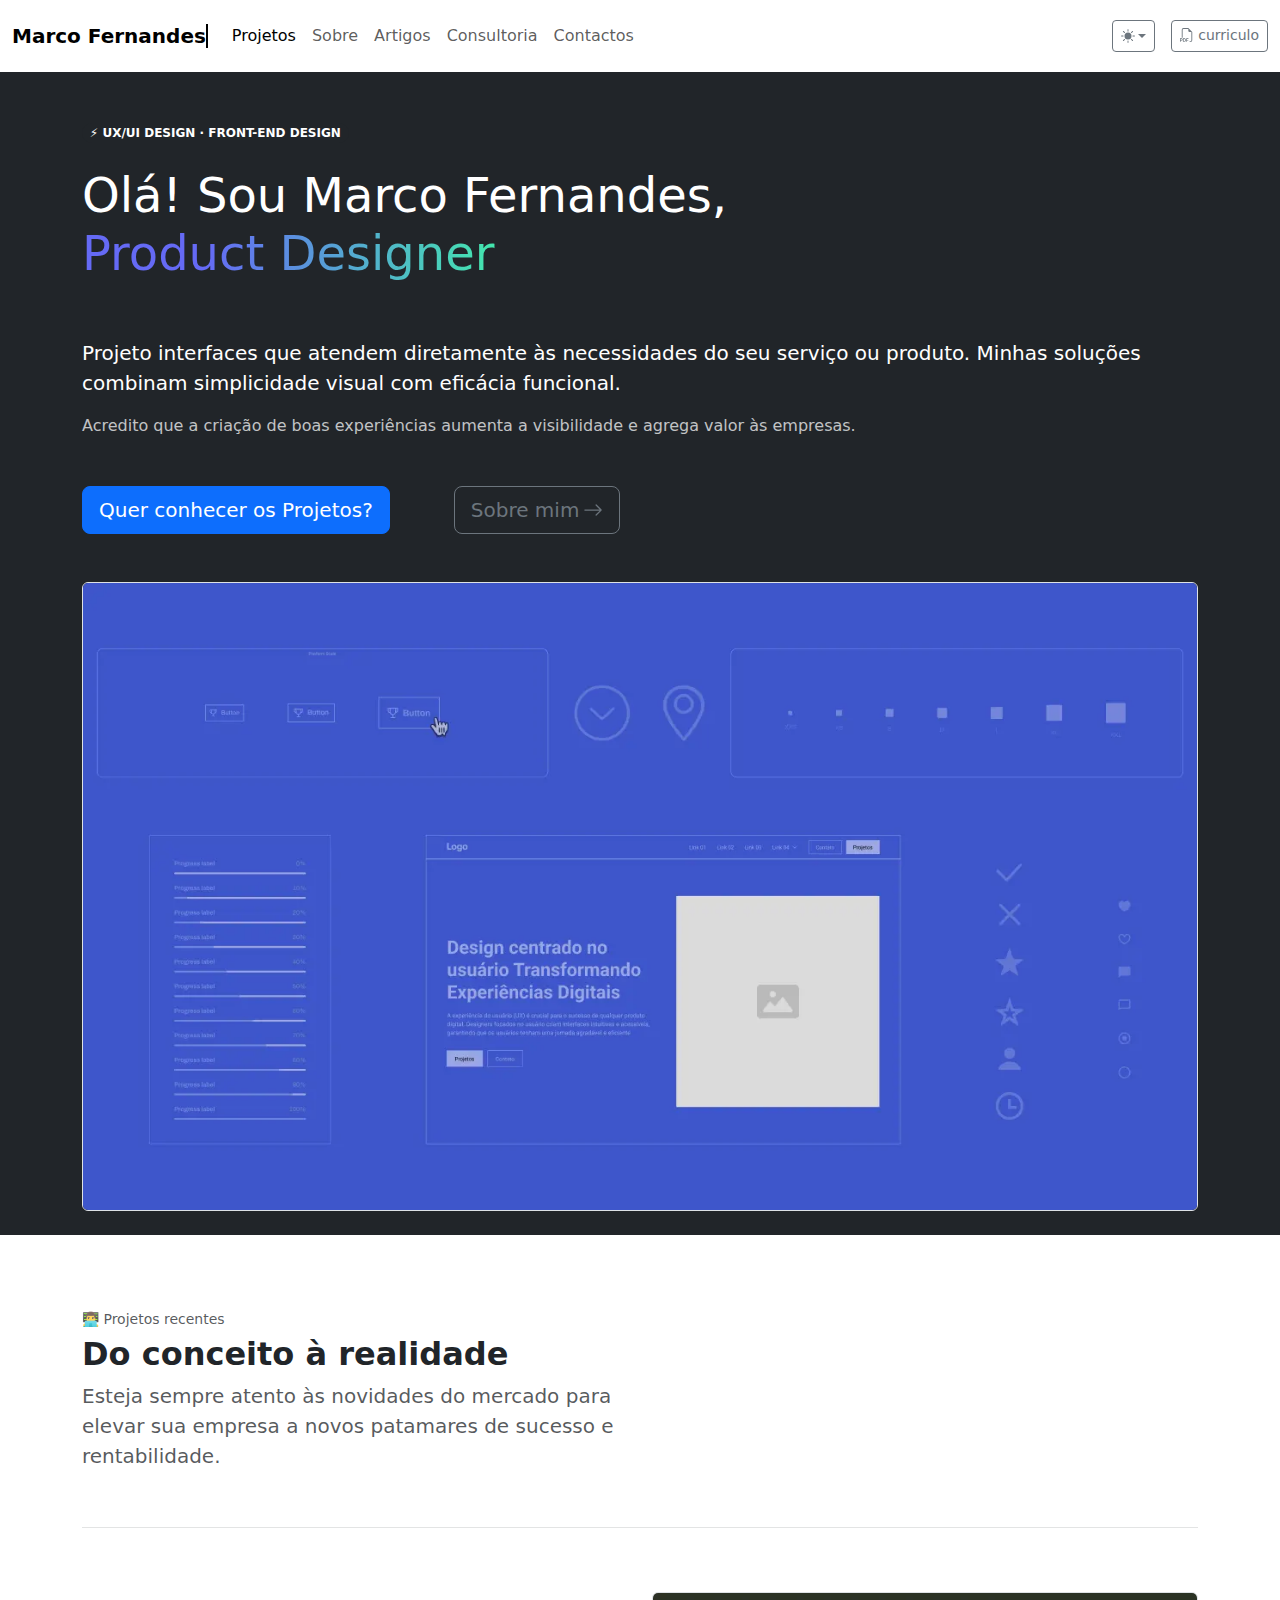
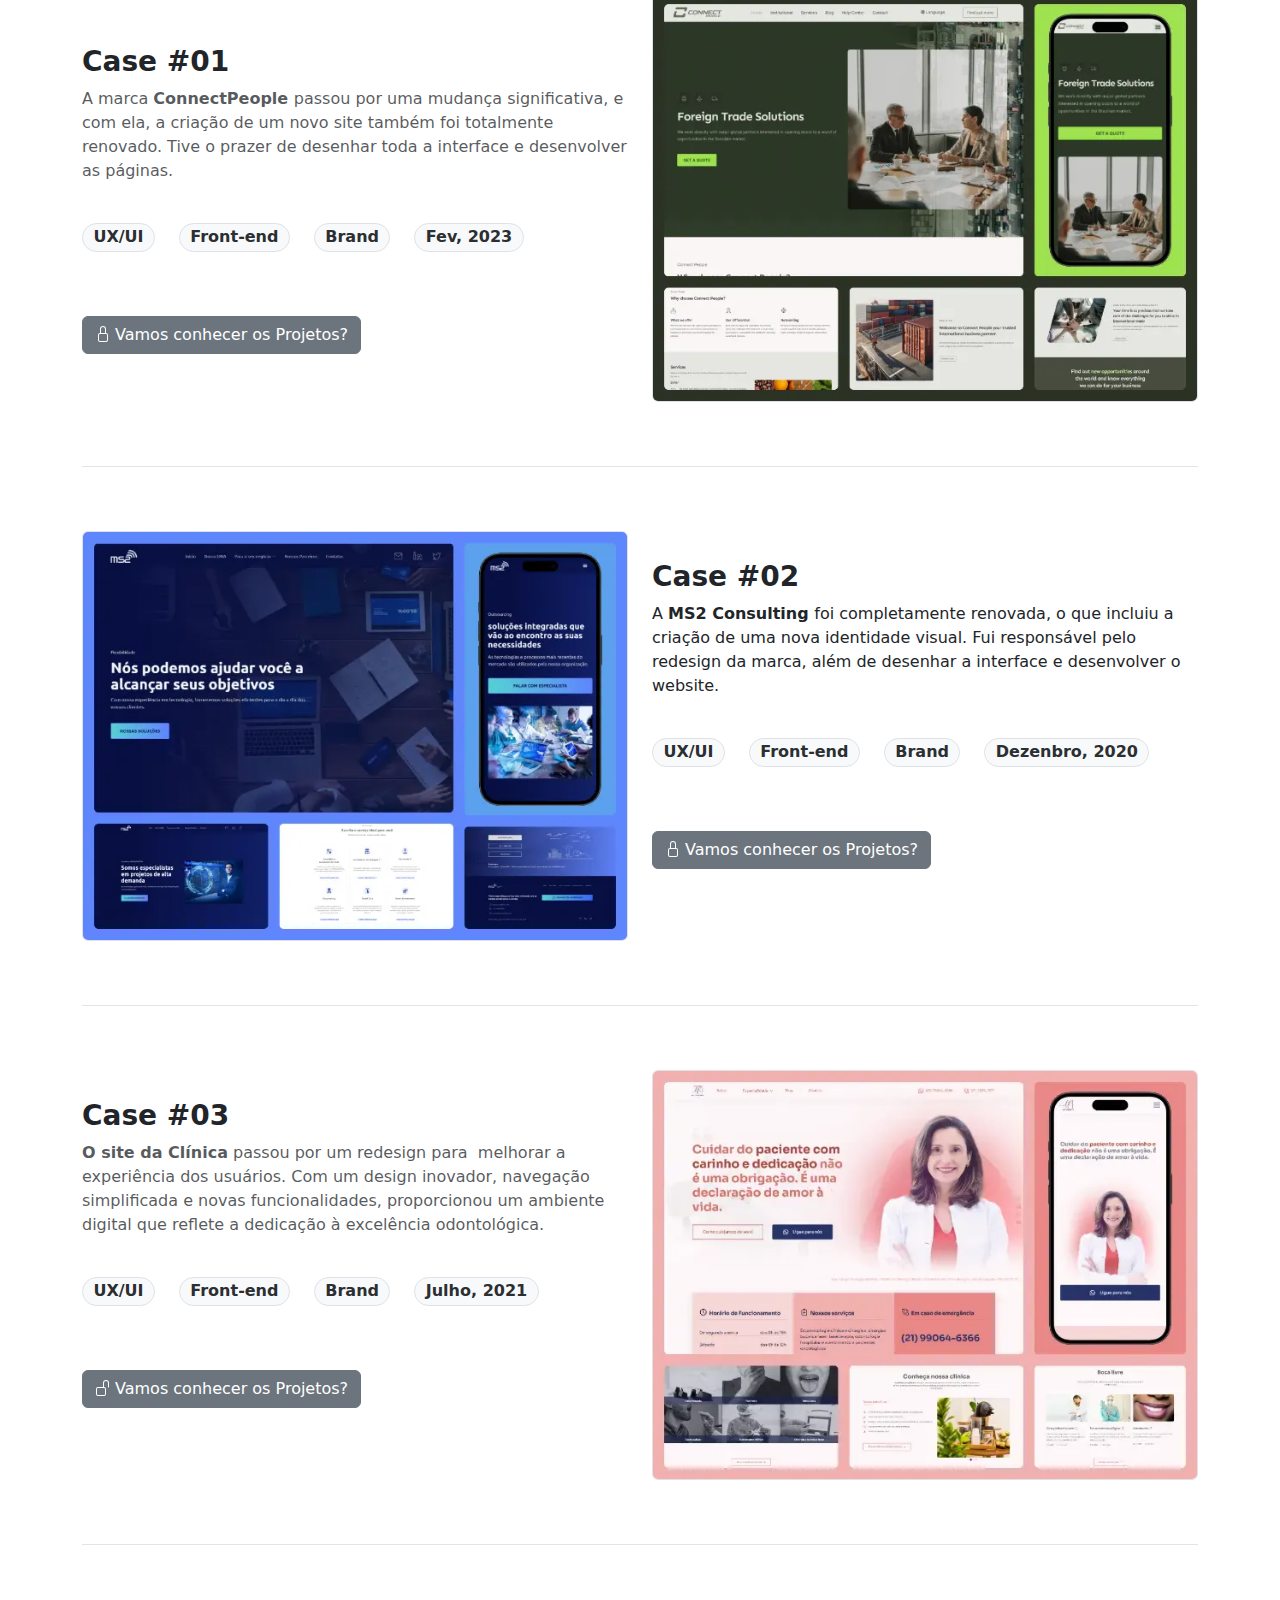
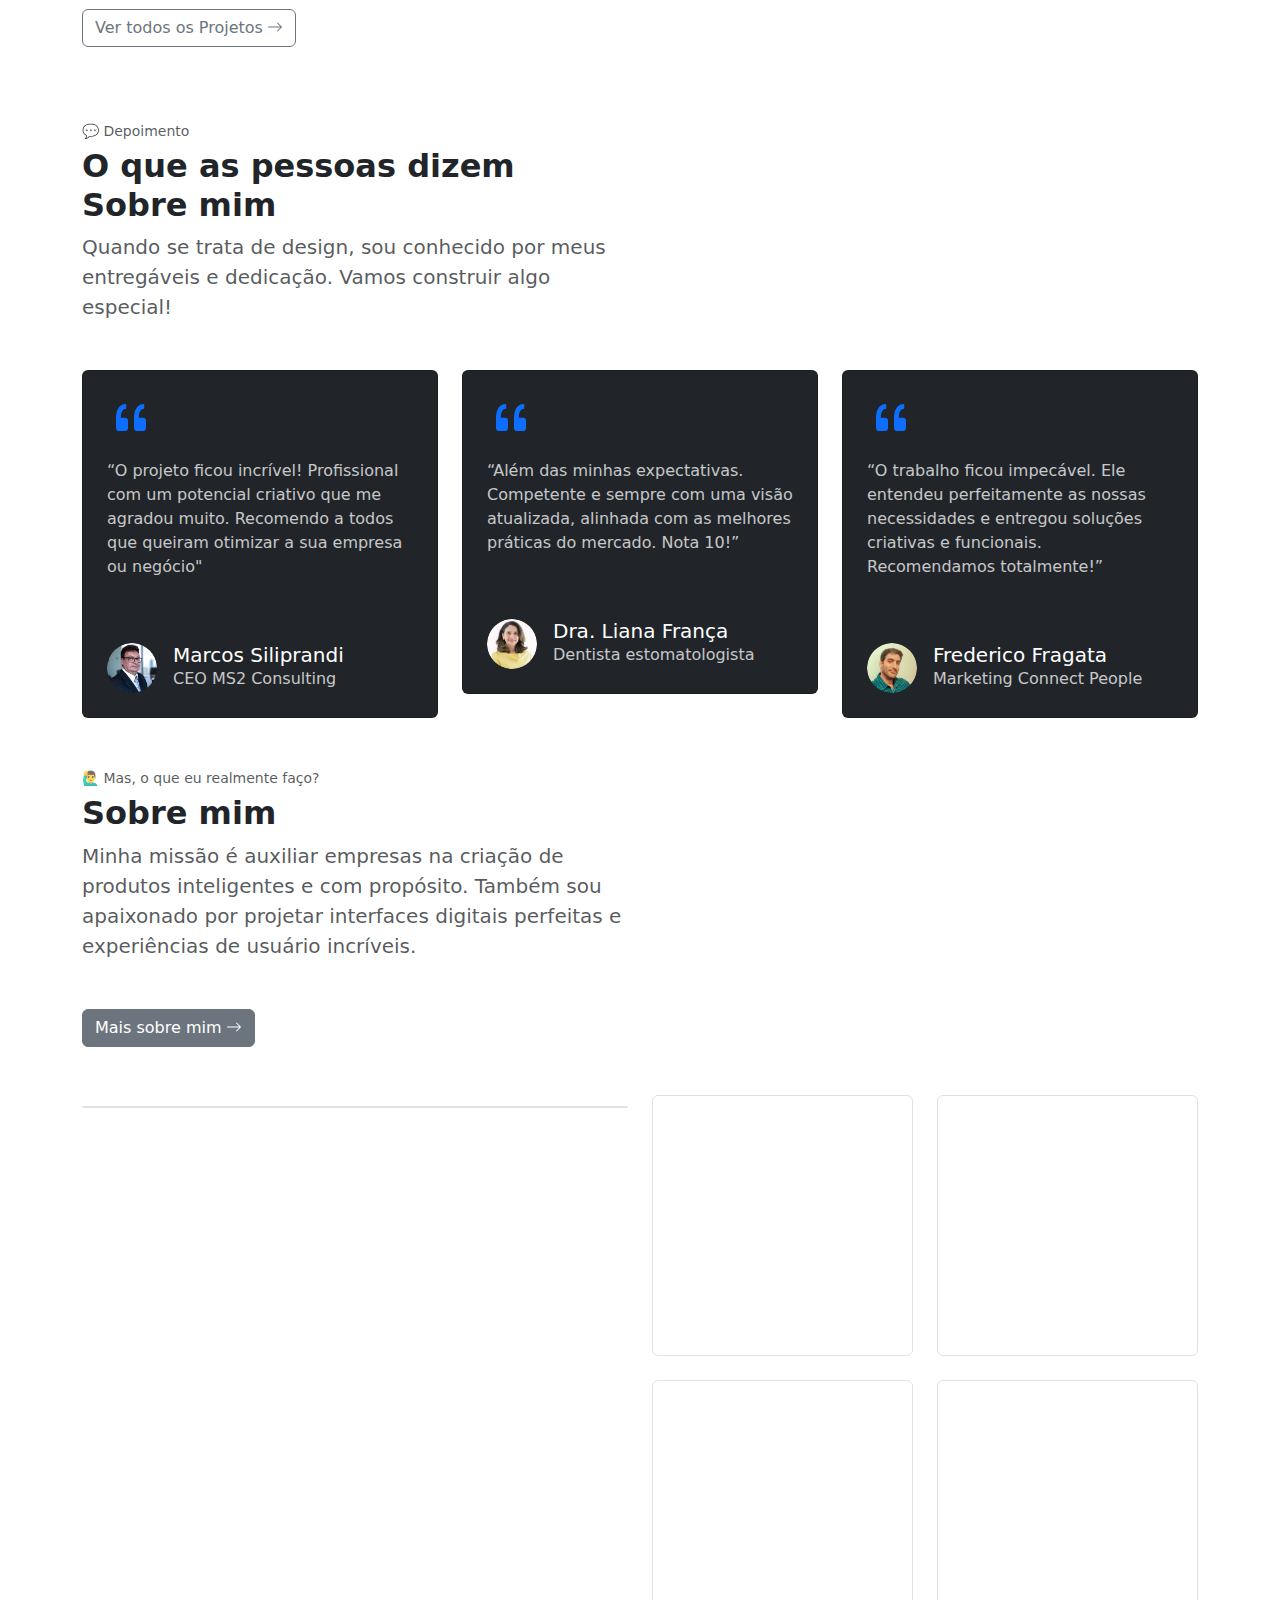
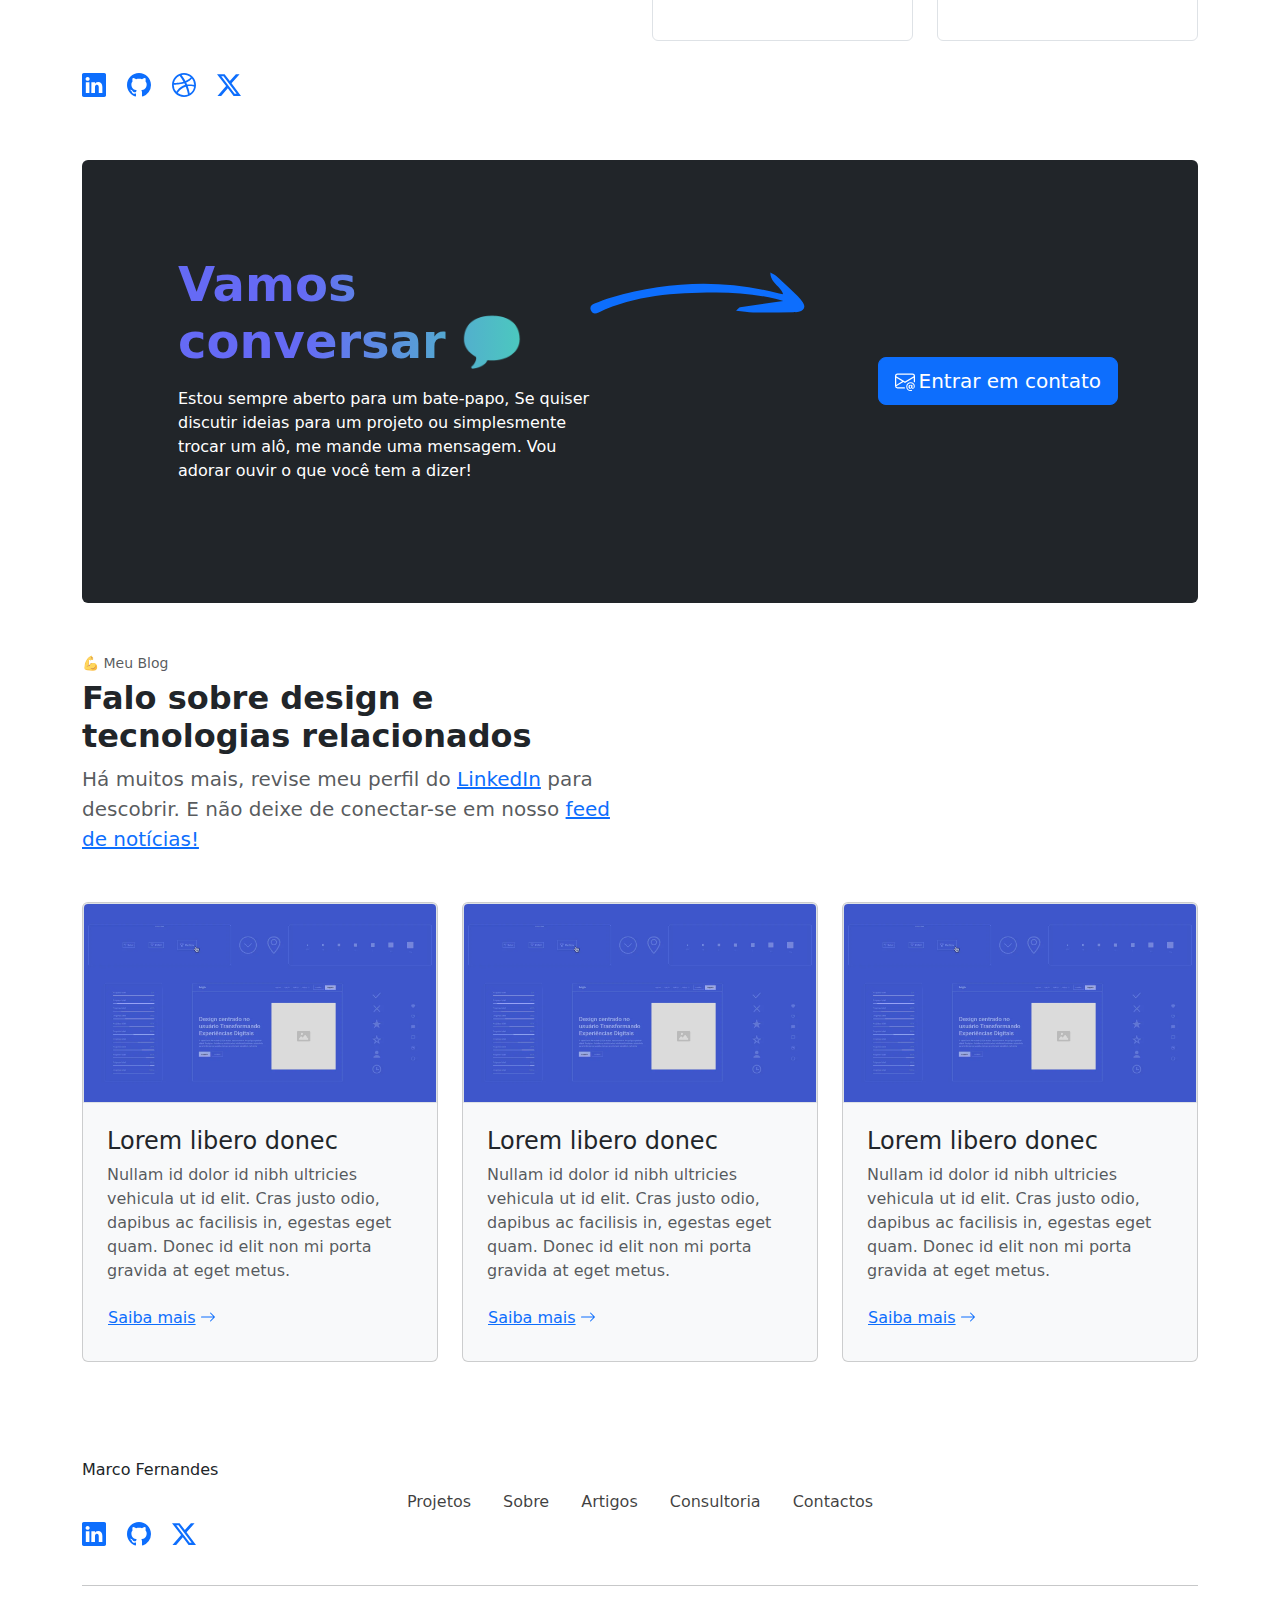
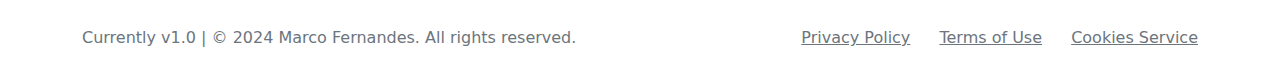
<file: index.html>
<!DOCTYPE html>
<html data-bs-theme="auto" lang="pt-br">

<head>
  <meta charset="utf-8">
  <meta name="viewport" content="width=device-width, initial-scale=1.0, shrink-to-fit=no">
  <title>Home / Marco Fernandes</title>
  <meta name="theme-color" content="#1A1A1A">
  <link rel="canonical" href="https://ds-front.github.io/portfolio-ux/">
  <meta property="og:url" content="https://ds-front.github.io/portfolio-ux/">
  <meta name="twitter:title" content="Portfolio - Marco Fernandes">
  <meta property="og:description"
    content="Explore meu trabalho como UX Designer, onde crio experiências incríveis para os usuários. Veja meus projetos, estudos de caso e paixão pelo design centrado no usuário.">
  <meta property="og:title" content="Portfolio - Marco Fernandes">
  <meta name="twitter:description"
    content="Explore meu trabalho como UX Designer, onde crio experiências incríveis para os usuários. Veja meus projetos, estudos de caso e paixão pelo design centrado no usuário.">
  <meta name="twitter:card" content="summary_large_image">
  <meta name="description"
    content="Explore meu trabalho como UX Designer, onde crio experiências incríveis para os usuários. Veja meus projetos, estudos de caso e paixão pelo design centrado no usuário.">
  <meta property="og:image" content="favicons/Favicon-Android-splash-screen-512x512.png">
  <meta property="og:type" content="website">
  <meta name="twitter:image" content="favicons/Favicon-Android-splash-screen-512x512.png">
  <script
    type="application/ld+json">{"@context":"http://schema.org","@type":"WebSite","name":"Portfólio - UX Design","url":"https://ds-front.github.io/portfolio-ux/"}</script>
  <script>!function () { const e = () => localStorage.getItem("theme"), t = document.documentElement.getAttribute("data-bss-forced-theme"), a = () => { if (t) return t; const a = e(); if (a) return a; const r = document.documentElement.getAttribute("data-bs-theme"); return r || (window.matchMedia("(prefers-color-scheme: dark)").matches ? "dark" : "light") }, r = e => { "auto" === e && window.matchMedia("(prefers-color-scheme: dark)").matches ? document.documentElement.setAttribute("data-bs-theme", "dark") : document.documentElement.setAttribute("data-bs-theme", e) }; r(a()); const c = (e, t = !1) => { const a = [].slice.call(document.querySelectorAll(".theme-switcher")); if (a.length) { document.querySelectorAll("[data-bs-theme-value]").forEach((e => { e.classList.remove("active"), e.setAttribute("aria-pressed", "false") })); for (const t of a) { const a = t.querySelector('[data-bs-theme-value="' + e + '"]'); a && (a.classList.add("active"), a.setAttribute("aria-pressed", "true")) } } }; window.matchMedia("(prefers-color-scheme: dark)").addEventListener("change", (() => { const t = e(); "light" !== t && "dark" !== t && r(a()) })), window.addEventListener("DOMContentLoaded", (() => { c(a()), document.querySelectorAll("[data-bs-theme-value]").forEach((e => { e.addEventListener("click", (t => { t.preventDefault(); const a = e.getAttribute("data-bs-theme-value"); (e => { localStorage.setItem("theme", e) })(a), r(a), c(a) })) })) })) }();</script>
  <link rel="apple-touch-icon" type="image/png" sizes="180x180"
    href="assets/img/app_images/ios/180.png?h=03b4019a42075ae1191aea0694d37dfe">
  <link rel="icon" type="image/png" sizes="16x16"
    href="assets/img/app_images/android/android-launchericon-dark-16x16.png?h=17ea0e25e695905f65c3596e670bdb70">
  <link rel="icon" type="image/png" sizes="32x32"
    href="assets/img/app_images/android/android-launchericon-dark-32x32.png?h=17ea0e25e695905f65c3596e670bdb70"
    media="(prefers-color-scheme: dark)">
  <link rel="icon" type="image/png" sizes="32x32"
    href="assets/img/app_images/ios/32.png?h=03b4019a42075ae1191aea0694d37dfe">
  <link rel="icon" type="image/png" sizes="192x192"
    href="assets/img/app_images/android/android-launchericon-192-192.png?h=22e7d3311504b15aba5c69bd461bec0f"
    media="(prefers-color-scheme: dark)">
  <link rel="icon" type="image/png" sizes="180x180"
    href="assets/img/app_images/ios/180.png?h=03b4019a42075ae1191aea0694d37dfe">
  <link rel="icon" type="image/png" sizes="192x192"
    href="assets/img/app_images/android/android-launchericon-192-192.png?h=22e7d3311504b15aba5c69bd461bec0f">
  <link rel="icon" type="image/png" sizes="512x512"
    href="assets/img/app_images/android/android-launchericon-512-512.png?h=22e7d3311504b15aba5c69bd461bec0f">
  <link rel="stylesheet" href="assets/bootstrap/css/bootstrap.min.css?h=530d5e8690ae4adcb14a091296ff6c34">
  <link rel="manifest" href="manifest.json?h=bc295bcb769ef9d33d0fac48ad659952" crossorigin="use-credentials">
  <link rel="stylesheet" href="assets/css/styles.min.css?h=de04820741dfcd638c6d8d48e1820f97">

  <script>
    if (typeof navigator.serviceWorker !== 'undefined') {
      navigator.serviceWorker.register('pwabuilder-sw.js')
    }
  </script>

</head>

<body>
  <div class="skippy visually-hidden-focusable overflow-hidden">
    <div class="container"><a class="d-inline-flex p-2 m-1" href="#main">Skip to main content</a></div>
  </div>
  <nav class="navbar navbar-expand-md sticky-top bg-body py-3">
    <div class="container-fluid"><a class="navbar-brand" href="index.html"><span class="fw-bold cursor-efect">Marco
          Fernandes</span></a><button data-bs-toggle="collapse" class="navbar-toggler" data-bs-target="#navcol-2"><span
          class="visually-hidden">Toggle navigation</span><span class="navbar-toggler-icon"></span></button>
      <div class="collapse navbar-collapse" id="navcol-2">
        <ul class="navbar-nav d-flex me-auto justify-content-sm-start justify-content-xxl-center">
          <li class="nav-item"><a class="nav-link active" href="index.html#ancor-projetos">Projetos</a></li>
          <li class="nav-item"><a class="nav-link" href="index.html#ancor-sobre-mim">Sobre</a></li>
          <li class="nav-item"><a class="nav-link" href="index.html#ancor-artigos">Artigos</a></li>
          <li class="nav-item"><a class="nav-link" href="#">Consultoria</a></li>
          <li class="nav-item"><a class="nav-link" href="index.html#ancor-contato">Contactos</a></li>
        </ul>
        <div class="d-inline-flex mt-3 mt-md-0">
          <div class="dropdown bd-mode-toggle"><button
              class="btn btn-outline-secondary btn-sm d-flex align-items-center dropdown-toggle btn-bd-primary"
              id="bd-theme" type="button" aria-expanded="false" data-bs-toggle="dropdown"
              aria-label="Toggle theme (auto)"><svg class="d-none" xmlns="http://www.w3.org/2000/svg">
                <symbol id="check2" viewBox="0 0 16 16">
                  <path
                    d="M13.854 3.646a.5.5 0 0 1 0 .708l-7 7a.5.5 0 0 1-.708 0l-3.5-3.5a.5.5 0 1 1 .708-.708L6.5 10.293l6.646-6.647a.5.5 0 0 1 .708 0z">
                  </path>
                </symbol>
                <symbol id="circle-half" viewBox="0 0 16 16">
                  <path d="M8 15A7 7 0 1 0 8 1v14zm0 1A8 8 0 1 1 8 0a8 8 0 0 1 0 16z"></path>
                </symbol>
                <symbol id="moon-stars-fill" viewBox="0 0 16 16">
                  <path
                    d="M6 .278a.768.768 0 0 1 .08.858 7.208 7.208 0 0 0-.878 3.46c0 4.021 3.278 7.277 7.318 7.277.527 0 1.04-.055 1.533-.16a.787.787 0 0 1 .81.316.733.733 0 0 1-.031.893A8.349 8.349 0 0 1 8.344 16C3.734 16 0 12.286 0 7.71 0 4.266 2.114 1.312 5.124.06A.752.752 0 0 1 6 .278z">
                  </path>
                  <path
                    d="M10.794 3.148a.217.217 0 0 1 .412 0l.387 1.162c.173.518.579.924 1.097 1.097l1.162.387a.217.217 0 0 1 0 .412l-1.162.387a1.734 1.734 0 0 0-1.097 1.097l-.387 1.162a.217.217 0 0 1-.412 0l-.387-1.162A1.734 1.734 0 0 0 9.31 6.593l-1.162-.387a.217.217 0 0 1 0-.412l1.162-.387a1.734 1.734 0 0 0 1.097-1.097l.387-1.162zM13.863.099a.145.145 0 0 1 .274 0l.258.774c.115.346.386.617.732.732l.774.258a.145.145 0 0 1 0 .274l-.774.258a1.156 1.156 0 0 0-.732.732l-.258.774a.145.145 0 0 1-.274 0l-.258-.774a1.156 1.156 0 0 0-.732-.732l-.774-.258a.145.145 0 0 1 0-.274l.774-.258c.346-.115.617-.386.732-.732L13.863.1z">
                  </path>
                </symbol>
                <symbol id="sun-fill" viewBox="0 0 16 16">
                  <path
                    d="M8 12a4 4 0 1 0 0-8 4 4 0 0 0 0 8zM8 0a.5.5 0 0 1 .5.5v2a.5.5 0 0 1-1 0v-2A.5.5 0 0 1 8 0zm0 13a.5.5 0 0 1 .5.5v2a.5.5 0 0 1-1 0v-2A.5.5 0 0 1 8 13zm8-5a.5.5 0 0 1-.5.5h-2a.5.5 0 0 1 0-1h2a.5.5 0 0 1 .5.5zM3 8a.5.5 0 0 1-.5.5h-2a.5.5 0 0 1 0-1h2A.5.5 0 0 1 3 8zm10.657-5.657a.5.5 0 0 1 0 .707l-1.414 1.415a.5.5 0 1 1-.707-.708l1.414-1.414a.5.5 0 0 1 .707 0zm-9.193 9.193a.5.5 0 0 1 0 .707L3.05 13.657a.5.5 0 0 1-.707-.707l1.414-1.414a.5.5 0 0 1 .707 0zm9.193 2.121a.5.5 0 0 1-.707 0l-1.414-1.414a.5.5 0 0 1 .707-.707l1.414 1.414a.5.5 0 0 1 0 .707zM4.464 4.465a.5.5 0 0 1-.707 0L2.343 3.05a.5.5 0 1 1 .707-.707l1.414 1.414a.5.5 0 0 1 0 .708z">
                  </path>
                </symbol>
              </svg><svg class="bi my-1 theme-icon-active" width="1em" height="1em">
                <use href="#circle-half"></use>
              </svg><span class="visually-hidden" id="bd-theme-text">Toggle theme</span></button>
            <ul class="shadow dropdown-menu dropdown-menu-lg-end dropdown-menu-xs-start py-0"
              aria-labelledby="bd-theme-text">
              <li><button class="dropdown-item d-flex align-items-center" type="button" data-bs-theme-value="light"
                  aria-pressed="false"><svg class="bi me-2 opacity-50 theme-icon" width="1em" height="1em">
                    <use href="#sun-fill"></use>
                  </svg> Light <svg class="bi ms-auto d-none" width="1em" height="1em">
                    <use href="#check2"></use>
                  </svg></button></li>
              <li><button class="dropdown-item d-flex align-items-center" type="button" data-bs-theme-value="dark"
                  aria-pressed="false"><svg class="bi me-2 opacity-50 theme-icon" width="1em" height="1em">
                    <use href="#moon-stars-fill"></use>
                  </svg> Dark <svg class="bi ms-auto d-none" width="1em" height="1em">
                    <use href="#check2"></use>
                  </svg></button></li>
              <li><button class="active dropdown-item d-flex align-items-center" type="button"
                  data-bs-theme-value="auto" aria-pressed="true"><svg class="bi me-2 opacity-50 theme-icon" width="1em"
                    height="1em">
                    <use href="#circle-half"></use>
                  </svg> Auto <svg class="bi ms-auto d-none" width="1em" height="1em">
                    <use href="#check2"></use>
                  </svg></button></li>
            </ul>
          </div>
          <a class="btn btn-outline-secondary btn-sm ms-3" role="button" href="#">
            <span class="pe-1">
              <svg xmlns="http://www.w3.org/2000/svg" width="1em" height="1em" fill="currentColor" viewBox="0 0 16 16"
                class="bi bi-filetype-pdf">
                <path fill-rule="evenodd"
                  d="M14 4.5V14a2 2 0 0 1-2 2h-1v-1h1a1 1 0 0 0 1-1V4.5h-2A1.5 1.5 0 0 1 9.5 3V1H4a1 1 0 0 0-1 1v9H2V2a2 2 0 0 1 2-2h5.5zM1.6 11.85H0v3.999h.791v-1.342h.803c.287 0 .531-.057.732-.173.203-.117.358-.275.463-.474a1.42 1.42 0 0 0 .161-.677c0-.25-.053-.476-.158-.677a1.176 1.176 0 0 0-.46-.477c-.2-.12-.443-.179-.732-.179Zm.545 1.333a.795.795 0 0 1-.085.38.574.574 0 0 1-.238.241.794.794 0 0 1-.375.082H.788V12.48h.66c.218 0 .389.06.512.181.123.122.185.296.185.522Zm1.217-1.333v3.999h1.46c.401 0 .734-.08.998-.237a1.45 1.45 0 0 0 .595-.689c.13-.3.196-.662.196-1.084 0-.42-.065-.778-.196-1.075a1.426 1.426 0 0 0-.589-.68c-.264-.156-.599-.234-1.005-.234H3.362Zm.791.645h.563c.248 0 .45.05.609.152a.89.89 0 0 1 .354.454c.079.201.118.452.118.753a2.3 2.3 0 0 1-.068.592 1.14 1.14 0 0 1-.196.422.8.8 0 0 1-.334.252 1.298 1.298 0 0 1-.483.082h-.563v-2.707Zm3.743 1.763v1.591h-.79V11.85h2.548v.653H7.896v1.117h1.606v.638H7.896Z">
                </path>
              </svg></span>curriculo</a>
        </div>
      </div>
    </div>
  </nav>
  <header class="l-header">
    <section class="l-section">
      <div class="bg-dark c-hero__image">
        <div class="container py-4 py-xl-7">
          <div class="row row-cols-1 row-cols-xxl-2 text-bg-dark">
            <div class="col position-relative">
              <div class="py-4"><span class="badge rounded-pill bg-dark text-uppercase mb-4">⚡ UX/UI Design · Front-end
                  Design</span>
                <h1 class="display-5"><strong>Olá! Sou Marco Fernandes,</strong><br /><span
                    class="text-gradient">Product Designer</span></h1>
              </div>
            </div>
            <div class="col d-xxl-flex align-items-xxl-end mt-4 mb-5">
              <div class="c-content ps-xxl-5">
                <div>
                  <p class="lead">Projeto interfaces que atendem diretamente às necessidades do seu serviço ou produto.
                    Minhas soluções combinam simplicidade visual com eficácia funcional.</p>
                  <p class="text-light text-opacity-75">Acredito que a criação de boas experiências aumenta a
                    visibilidade e agrega valor às empresas.</p>
                </div>
                <div
                  class="d-grid d-sm-flex justify-content-sm-center justify-content-md-start gap-5 mt-5 c-ation-button">
                  <a class="btn btn-primary btn-lg me-md-3" role="button" href="#ancor-projetos">Quer conhecer os
                    Projetos?</a><a class="btn btn-outline-secondary btn-lg me-md-3" role="button"
                    href="#ancor-sobre-mim">Sobre mim<span class="ps-1"><svg xmlns="http://www.w3.org/2000/svg"
                        width="1em" height="1em" fill="currentColor" viewBox="0 0 16 16" class="bi bi-arrow-right">
                        <path fill-rule="evenodd"
                          d="M1 8a.5.5 0 0 1 .5-.5h11.793l-3.147-3.146a.5.5 0 0 1 .708-.708l4 4a.5.5 0 0 1 0 .708l-4 4a.5.5 0 0 1-.708-.708L13.293 8.5H1.5A.5.5 0 0 1 1 8">
                        </path>
                      </svg></span></a>
                </div>
              </div>
            </div>
          </div>
          <div class="row row-cols-1">
            <div class="col">
              <div class="c-hero__image"><img class="rounded img-fluid w-100 object-fit-cover border c-img-animation"
                  src="assets/img/home/home-01.webp?h=a6580ee5d1080cb55a7864d404821e64" width="1296" height="729"
                  alt="imagem de uma montagem com alguns elemnetos em fuundo azul"></div>
            </div>
          </div>
        </div>
      </div>
    </section>
  </header>
  <main id="main" class="l-main">
    <section id="ancor-projetos" class="l-section">
      <div class="container py-5 py-xl-6">
        <div class="row row-cols-1 row-cols-lg-2 my-4">
          <div class="col">
            <div class="c-feature-heding"><span class="text-body text-opacity-75 c-feature__sub-heading small">👨‍💻
                Projetos recentes</span>
              <h2 class="fw-bold my-2 mt-1">Do conceito à realidade</h2>
              <p class="lead text-body text-opacity-75">Esteja sempre atento às novidades do mercado para elevar sua
                empresa a novos patamares de sucesso e rentabilidade.</p>
            </div>
          </div>
        </div>
        <div class="row text-body text-opacity-50">
          <div class="col mb-5">
            <hr>
          </div>
        </div>
        <div class="row row-cols-1 row-cols-lg-2">
          <div class="col my-auto pe-xxl-5">
            <div class="c-feature-heding">
              <h3 class="fw-bold my-2 mt-1">Case #01</h3>
              <p class="text-body text-opacity-75">A marca <strong>ConnectPeople </strong>passou por uma mudança
                significativa, e com ela, a criação de um novo site também foi totalmente renovado. Tive o prazer de
                desenhar toda a interface e desenvolver as páginas.</p>
              <div class="row flex-nowrap mt-4 py-3 c-badge-scroll">
                <div class="col-auto"><span
                    class="badge rounded-pill fs-6 text-secondary-emphasis border bg-body-tertiary">UX/UI</span></div>
                <div class="col-auto"><span
                    class="badge rounded-pill fs-6 text-secondary-emphasis border bg-body-tertiary">Front-end</span>
                </div>
                <div class="col-auto"><span
                    class="badge rounded-pill fs-6 text-secondary-emphasis border bg-body-tertiary">Brand</span></div>
                <div class="col-auto"><span
                    class="badge rounded-pill fs-6 text-secondary-emphasis border bg-body-tertiary">Fev, 2023</span>
                </div>
              </div>
              <div
                class="d-grid d-sm-flex justify-content-sm-center justify-content-md-start gap-3 mt-5 c-ation-button"><a
                  class="btn btn-secondary" role="button" href="case-1.html"><span class="pe-1"><svg
                      xmlns="http://www.w3.org/2000/svg" width="1em" height="1em" fill="currentColor"
                      viewBox="0 0 16 16" class="bi bi-lock">
                      <path
                        d="M8 1a2 2 0 0 1 2 2v4H6V3a2 2 0 0 1 2-2m3 6V3a3 3 0 0 0-6 0v4a2 2 0 0 0-2 2v5a2 2 0 0 0 2 2h6a2 2 0 0 0 2-2V9a2 2 0 0 0-2-2M5 8h6a1 1 0 0 1 1 1v5a1 1 0 0 1-1 1H5a1 1 0 0 1-1-1V9a1 1 0 0 1 1-1">
                      </path>
                    </svg></span>Vamos conhecer os Projetos?</a></div>
            </div>
          </div>
          <div class="col mt-5 mt-lg-0"><img class="rounded img-fluid w-100 object-fit-cover border c-img-animation"
              src="assets/img/home/projeto-connect-people.webp?h=595f255932df2e84e8f913155b0185b3" loading="lazy"
              width="636" height="477" alt="uma montagem com um website e mobile com fundo verde escuri."></div>
        </div>
        <div class="row text-body text-opacity-50 my-5">
          <div class="col">
            <hr>
          </div>
        </div>
        <div class="row row-cols-1 row-cols-lg-2">
          <div class="col order-last order-lg-first"><img
              class="rounded img-fluid w-100 object-fit-cover border c-img-animation" width="636" height="477"
              src="assets/img/home/projeto-clinica-dra-liana-1.webp?h=ffa54c72da6653389e7ad0bb5a6aa9c7" loading="lazy"
              alt="uma montagem com um website e mobile com fundo azul escuri."></div>
          <div class="col my-auto ps-xxl-5">
            <div class="c-feature-heding mb-5">
              <h3 class="fw-bold my-2 mt-1">Case #02</h3>
              <p>A <strong>MS2 Consulting&nbsp;</strong>foi completamente renovada, o que incluiu a criação de uma nova
                identidade visual. Fui responsável pelo redesign da marca, além de desenhar a interface e desenvolver o
                website.</p>
              <div class="row flex-nowrap mt-4 py-3 c-badge-scroll">
                <div class="col-auto"><span
                    class="badge rounded-pill fs-6 text-secondary-emphasis border bg-body-tertiary">UX/UI</span></div>
                <div class="col-auto"><span
                    class="badge rounded-pill fs-6 text-secondary-emphasis border bg-body-tertiary">Front-end</span>
                </div>
                <div class="col-auto"><span
                    class="badge rounded-pill fs-6 text-secondary-emphasis border bg-body-tertiary">Brand</span></div>
                <div class="col-auto"><span
                    class="badge rounded-pill fs-6 text-secondary-emphasis border bg-body-tertiary">Dezenbro,
                    2020</span></div>
              </div>
              <div
                class="d-grid d-sm-flex justify-content-sm-center justify-content-md-start gap-3 mt-5 c-ation-button"><a
                  class="btn btn-secondary me-md-3" role="button" href="#"><span class="pe-1"><svg
                      xmlns="http://www.w3.org/2000/svg" width="1em" height="1em" fill="currentColor"
                      viewBox="0 0 16 16" class="bi bi-lock">
                      <path
                        d="M8 1a2 2 0 0 1 2 2v4H6V3a2 2 0 0 1 2-2m3 6V3a3 3 0 0 0-6 0v4a2 2 0 0 0-2 2v5a2 2 0 0 0 2 2h6a2 2 0 0 0 2-2V9a2 2 0 0 0-2-2M5 8h6a1 1 0 0 1 1 1v5a1 1 0 0 1-1 1H5a1 1 0 0 1-1-1V9a1 1 0 0 1 1-1">
                      </path>
                    </svg></span>Vamos conhecer os Projetos?</a></div>
            </div>
          </div>
        </div>
        <div class="row text-body text-opacity-50">
          <div class="col my-5">
            <hr>
          </div>
        </div>
        <div class="row gy-lg-0 row-cols-1 row-cols-lg-2">
          <div class="col my-auto pe-xxl-5">
            <div class="c-feature-heding mb-5">
              <h3 class="fw-bold my-2 mt-1">Case #03</h3>
              <p class="text-body text-opacity-75"><strong>O site da Clínica</strong> passou por um redesign para&nbsp;
                melhorar a experiência dos usuários. Com um design inovador, navegação simplificada e novas
                funcionalidades, proporcionou um ambiente digital que reflete a dedicação à excelência odontológica.</p>
              <div class="row flex-nowrap mt-4 py-3 c-badge-scroll">
                <div class="col-auto"><span
                    class="badge rounded-pill fs-6 text-secondary-emphasis border bg-body-tertiary">UX/UI</span></div>
                <div class="col-auto"><span
                    class="badge rounded-pill fs-6 text-secondary-emphasis border bg-body-tertiary">Front-end</span>
                </div>
                <div class="col-auto"><span
                    class="badge rounded-pill fs-6 text-secondary-emphasis border bg-body-tertiary">Brand</span></div>
                <div class="col-auto"><span
                    class="badge rounded-pill fs-6 text-secondary-emphasis border bg-body-tertiary">Julho, 2021</span>
                </div>
              </div>
              <div
                class="d-grid d-sm-flex justify-content-sm-center justify-content-md-start gap-3 mt-5 c-ation-button"><a
                  class="btn btn-secondary me-md-3" role="button" href="case-3.html"><span class="pe-1"><svg
                      xmlns="http://www.w3.org/2000/svg" width="1em" height="1em" fill="currentColor"
                      viewBox="0 0 16 16" class="bi bi-unlock">
                      <path
                        d="M11 1a2 2 0 0 0-2 2v4a2 2 0 0 1 2 2v5a2 2 0 0 1-2 2H3a2 2 0 0 1-2-2V9a2 2 0 0 1 2-2h5V3a3 3 0 0 1 6 0v4a.5.5 0 0 1-1 0V3a2 2 0 0 0-2-2M3 8a1 1 0 0 0-1 1v5a1 1 0 0 0 1 1h6a1 1 0 0 0 1-1V9a1 1 0 0 0-1-1z">
                      </path>
                    </svg></span>Vamos conhecer os Projetos?</a></div>
            </div>
          </div>
          <div class="col"><img class="rounded img-fluid w-100 object-fit-cover border c-img-animation"
              src="assets/img/home/projeto-clinica-dra-liana.webp?h=09b6e482317dece7b944ad7761fbf534" loading="lazy"
              width="636" height="477" alt="uma montagem com um website e mobile com fundo rosa claro."></div>
        </div>
        <div class="row text-body text-opacity-50">
          <div class="col my-5">
            <hr>
          </div>
        </div>
        <div class="row row-cols-1">
          <div class="col d-xxl-flex justify-content-xxl-end">
            <div class="d-grid d-sm-flex justify-content-sm-center justify-content-md-start c-ation-button"><a
                class="btn btn-outline-secondary me-md-3" role="button" href="#">Ver todos os Projetos<span
                  class="ps-1"><svg xmlns="http://www.w3.org/2000/svg" width="1em" height="1em" fill="currentColor"
                    viewBox="0 0 16 16" class="bi bi-arrow-right">
                    <path fill-rule="evenodd"
                      d="M1 8a.5.5 0 0 1 .5-.5h11.793l-3.147-3.146a.5.5 0 0 1 .708-.708l4 4a.5.5 0 0 1 0 .708l-4 4a.5.5 0 0 1-.708-.708L13.293 8.5H1.5A.5.5 0 0 1 1 8">
                    </path>
                  </svg></span></a></div>
          </div>
        </div>
      </div>
    </section>
    <section class="l-section">
      <div class="container py-4 py-xl-6">
        <div class="row row-cols-1 row-cols-lg-2 mb-4">
          <div class="col">
            <div class="c-feature-heding mb-4"><span class="text-body text-opacity-75 c-feature__sub-heading small">💬
                Depoimento</span>
              <h2 class="fw-bold my-2 mt-1">O que as pessoas dizem Sobre mim</h2>
              <p class="lead text-body text-opacity-75">Quando se trata de design, sou conhecido por meus entregáveis e
                dedicação. Vamos construir algo especial!</p>
            </div>
          </div>
        </div>
        <div class="c-depoimentos">
          <div class="row gy-4 row-cols-1 row-cols-lg-3">
            <div class="col">
              <div class="card text-white text-opacity-75 bg-dark">
                <div class="card-body d-flex flex-column justify-content-around p-4">
                  <div class="bs-icon-lg bs-icon-primary d-flex justify-content-center align-items-center mb-3 bs-icon">
                    <svg xmlns="http://www.w3.org/2000/svg" width="1em" height="1em" fill="currentColor"
                      viewBox="0 0 16 16" class="bi bi-quote">
                      <path
                        d="M12 12a1 1 0 0 0 1-1V8.558a1 1 0 0 0-1-1h-1.388c0-.351.021-.703.062-1.054.062-.372.166-.703.31-.992.145-.29.331-.517.559-.683.227-.186.516-.279.868-.279V3c-.579 0-1.085.124-1.52.372a3.322 3.322 0 0 0-1.085.992 4.92 4.92 0 0 0-.62 1.458A7.712 7.712 0 0 0 9 7.558V11a1 1 0 0 0 1 1zm-6 0a1 1 0 0 0 1-1V8.558a1 1 0 0 0-1-1H4.612c0-.351.021-.703.062-1.054.062-.372.166-.703.31-.992.145-.29.331-.517.559-.683.227-.186.516-.279.868-.279V3c-.579 0-1.085.124-1.52.372a3.322 3.322 0 0 0-1.085.992 4.92 4.92 0 0 0-.62 1.458A7.712 7.712 0 0 0 3 7.558V11a1 1 0 0 0 1 1z">
                      </path>
                    </svg>
                  </div>
                  <p class="card-text">“O projeto ficou incrível! Profissional com&nbsp;um potencial criativo que me
                    agradou muito. Recomendo a todos que queiram otimizar a sua empresa ou negócio"</p>
                  <div class="d-flex mt-5"><img class="rounded-circle flex-shrink-0 me-3 fit-cover" width="50"
                      height="50" src="assets/img/home/avatar/01-avatar.webp?h=929930b42b660ab24bca90a16d91f84b"
                      loading="lazy" alt="imagem avartar de um homem">
                    <div>
                      <h3 class="fs-5 text-white mb-0">Marcos Siliprandi</h3>
                      <p class="mb-0">CEO MS2 Consulting</p>
                    </div>
                  </div>
                </div>
              </div>
            </div>
            <div class="col">
              <div class="card text-white text-opacity-75 bg-dark">
                <div class="card-body d-flex flex-column justify-content-around p-4">
                  <div class="bs-icon-lg bs-icon-primary d-flex justify-content-center align-items-center mb-3 bs-icon">
                    <svg xmlns="http://www.w3.org/2000/svg" width="1em" height="1em" fill="currentColor"
                      viewBox="0 0 16 16" class="bi bi-quote">
                      <path
                        d="M12 12a1 1 0 0 0 1-1V8.558a1 1 0 0 0-1-1h-1.388c0-.351.021-.703.062-1.054.062-.372.166-.703.31-.992.145-.29.331-.517.559-.683.227-.186.516-.279.868-.279V3c-.579 0-1.085.124-1.52.372a3.322 3.322 0 0 0-1.085.992 4.92 4.92 0 0 0-.62 1.458A7.712 7.712 0 0 0 9 7.558V11a1 1 0 0 0 1 1zm-6 0a1 1 0 0 0 1-1V8.558a1 1 0 0 0-1-1H4.612c0-.351.021-.703.062-1.054.062-.372.166-.703.31-.992.145-.29.331-.517.559-.683.227-.186.516-.279.868-.279V3c-.579 0-1.085.124-1.52.372a3.322 3.322 0 0 0-1.085.992 4.92 4.92 0 0 0-.62 1.458A7.712 7.712 0 0 0 3 7.558V11a1 1 0 0 0 1 1z">
                      </path>
                    </svg>
                  </div>
                  <p class="card-text">“Além das minhas expectativas. Competente e sempre com uma visão atualizada,
                    alinhada com as melhores práticas do mercado. Nota 10!”</p>
                  <div class="d-flex mt-5"><img class="rounded-circle flex-shrink-0 me-3 fit-cover" width="50"
                      height="50" src="assets/img/home/avatar/03-avatar.webp?h=3c22b84193f4f655d5085eb3eda4c80b"
                      loading="lazy" alt="imagem avartar de uma mulher">
                    <div>
                      <h3 class="fs-5 text-white mb-0">Dra. Liana França</h3>
                      <p class="mb-0">Dentista estomatologista</p>
                    </div>
                  </div>
                </div>
              </div>
            </div>
            <div class="col">
              <div class="card text-white text-opacity-75 bg-dark">
                <div class="card-body d-flex flex-column justify-content-around p-4">
                  <div class="bs-icon-lg bs-icon-primary d-flex justify-content-center align-items-center mb-3 bs-icon">
                    <svg xmlns="http://www.w3.org/2000/svg" width="1em" height="1em" fill="currentColor"
                      viewBox="0 0 16 16" class="bi bi-quote">
                      <path
                        d="M12 12a1 1 0 0 0 1-1V8.558a1 1 0 0 0-1-1h-1.388c0-.351.021-.703.062-1.054.062-.372.166-.703.31-.992.145-.29.331-.517.559-.683.227-.186.516-.279.868-.279V3c-.579 0-1.085.124-1.52.372a3.322 3.322 0 0 0-1.085.992 4.92 4.92 0 0 0-.62 1.458A7.712 7.712 0 0 0 9 7.558V11a1 1 0 0 0 1 1zm-6 0a1 1 0 0 0 1-1V8.558a1 1 0 0 0-1-1H4.612c0-.351.021-.703.062-1.054.062-.372.166-.703.31-.992.145-.29.331-.517.559-.683.227-.186.516-.279.868-.279V3c-.579 0-1.085.124-1.52.372a3.322 3.322 0 0 0-1.085.992 4.92 4.92 0 0 0-.62 1.458A7.712 7.712 0 0 0 3 7.558V11a1 1 0 0 0 1 1z">
                      </path>
                    </svg>
                  </div>
                  <p class="card-text">“O trabalho ficou impecável. Ele entendeu perfeitamente as nossas necessidades e
                    entregou soluções criativas e funcionais. Recomendamos totalmente!”</p>
                  <div class="d-flex mt-5"><img class="rounded-circle flex-shrink-0 me-3 fit-cover" width="50"
                      height="50" src="assets/img/home/avatar/02-avatar.webp?h=c6282b40ac3c31a8c417acd664b5cdd9"
                      loading="lazy" alt="imagem avartar de um homem">
                    <div>
                      <h3 class="fs-5 text-white mb-0">Frederico Fragata</h3>
                      <p class="mb-0">Marketing Connect People</p>
                    </div>
                  </div>
                </div>
              </div>
            </div>
          </div>
        </div>
      </div>
    </section>
    <section id="ancor-sobre-mim" class="l-section">
      <div class="container py-4 py-xl-6">
        <div class="row row-cols-1 row-cols-lg-2 mb-5">
          <div class="col">
            <div class="c-feature-heding mb-5"><span
                class="text-body text-opacity-75 c-feature__sub-heading small">🙋‍♂️ Mas, o que eu realmente
                faço?</span>
              <h2 class="fw-bold my-2 mt-1">Sobre mim</h2>
              <p class="lead text-body text-opacity-75">Minha missão é auxiliar empresas na criação de produtos
                inteligentes e com propósito. Também sou apaixonado por projetar interfaces digitais perfeitas e
                experiências de usuário incríveis.</p>
            </div>
            <div class="d-grid d-sm-flex justify-content-sm-center justify-content-md-start action-button"><a
                class="btn btn-secondary" role="button" href="#">Mais sobre mim<span class="ps-1"><svg
                    xmlns="http://www.w3.org/2000/svg" width="1em" height="1em" fill="currentColor" viewBox="0 0 16 16"
                    class="bi bi-arrow-right">
                    <path fill-rule="evenodd"
                      d="M1 8a.5.5 0 0 1 .5-.5h11.793l-3.147-3.146a.5.5 0 0 1 .708-.708l4 4a.5.5 0 0 1 0 .708l-4 4a.5.5 0 0 1-.708-.708L13.293 8.5H1.5A.5.5 0 0 1 1 8">
                    </path>
                  </svg></span></a></div>
          </div>
        </div>
        <div class="row gy-4 row-cols-1 row-cols-xl-2">
          <div class="col"><img class="rounded img-fluid w-100 object-fit-cover border"
              src="assets/img/home/sobre-mim.webp?h=abbfdb438845a680fe6bf330dc716272" loading="lazy"></div>
          <div class="col align-self-end">
            <div class="row gy-4 row-cols-1 row-cols-lg-2">
              <div class="col"><img class="rounded img-fluid w-100 object-fit-cover border"
                  src="assets/img/home/01_sobremim.webp?h=095eb12e7b69a4fac9749cfe1efb788b" loading="lazy" width="306"
                  height="306" alt="uma imagem de um desktop e um mobile em cima de uma mesa."></div>
              <div class="col"><img class="rounded img-fluid w-100 object-fit-cover border"
                  src="assets/img/home/mck-eletrica.webp?h=8d2281fad636cc7062db785b9fc983b8" loading="lazy" width="306"
                  height="306" alt="uma imagem de um site no tablet "></div>
              <div class="col"><img class="rounded img-fluid w-100 object-fit-cover border"
                  src="assets/img/home/photo-connect-01.webp?h=e7bd985e11b1e9ff41e9f70daa04f327" loading="lazy"
                  width="306" height="306" alt="imagem de uma mão segurando um smartphone apresentando um site."></div>
              <div class="col"><img class="rounded img-fluid w-100 object-fit-cover border"
                  src="assets/img/home/mockup-dra-min.webp?h=f804514a83b3915944f1ffcc61d5d335" loading="lazy"
                  width="306" height="306" alt="imagem de um computador em cima de uma mesa  e um jarro de flores.">
              </div>
            </div>
          </div>
        </div>
        <div class="row pt-4">
          <div class="col d-xxl-flex justify-content-xxl-end">
            <ul class="list-inline my-2" aria-label="list">
              <li class="list-inline-item me-3"><a href="#">
                  <div class="bs-icon-md bs-icon"><svg xmlns="http://www.w3.org/2000/svg" width="1em" height="1em"
                      fill="currentColor" viewBox="0 0 16 16" class="bi bi-linkedin">
                      <path
                        d="M0 1.146C0 .513.526 0 1.175 0h13.65C15.474 0 16 .513 16 1.146v13.708c0 .633-.526 1.146-1.175 1.146H1.175C.526 16 0 15.487 0 14.854V1.146zm4.943 12.248V6.169H2.542v7.225h2.401m-1.2-8.212c.837 0 1.358-.554 1.358-1.248-.015-.709-.52-1.248-1.342-1.248-.822 0-1.359.54-1.359 1.248 0 .694.521 1.248 1.327 1.248h.016zm4.908 8.212V9.359c0-.216.016-.432.08-.586.173-.431.568-.878 1.232-.878.869 0 1.216.662 1.216 1.634v3.865h2.401V9.25c0-2.22-1.184-3.252-2.764-3.252-1.274 0-1.845.7-2.165 1.193v.025h-.016a5.54 5.54 0 0 1 .016-.025V6.169h-2.4c.03.678 0 7.225 0 7.225h2.4">
                      </path>
                    </svg></div>
                </a></li>
              <li class="list-inline-item me-3"><a href="#">
                  <div class="bs-icon-md bs-icon"><svg xmlns="http://www.w3.org/2000/svg" width="1em" height="1em"
                      fill="currentColor" viewBox="0 0 16 16" class="bi bi-github">
                      <path
                        d="M8 0C3.58 0 0 3.58 0 8c0 3.54 2.29 6.53 5.47 7.59.4.07.55-.17.55-.38 0-.19-.01-.82-.01-1.49-2.01.37-2.53-.49-2.69-.94-.09-.23-.48-.94-.82-1.13-.28-.15-.68-.52-.01-.53.63-.01 1.08.58 1.23.82.72 1.21 1.87.87 2.33.66.07-.52.28-.87.51-1.07-1.78-.2-3.64-.89-3.64-3.95 0-.87.31-1.59.82-2.15-.08-.2-.36-1.02.08-2.12 0 0 .67-.21 2.2.82.64-.18 1.32-.27 2-.27.68 0 1.36.09 2 .27 1.53-1.04 2.2-.82 2.2-.82.44 1.1.16 1.92.08 2.12.51.56.82 1.27.82 2.15 0 3.07-1.87 3.75-3.65 3.95.29.25.54.73.54 1.48 0 1.07-.01 1.93-.01 2.2 0 .21.15.46.55.38A8.012 8.012 0 0 0 16 8c0-4.42-3.58-8-8-8">
                      </path>
                    </svg></div>
                </a></li>
              <li class="list-inline-item me-3"><a href="#">
                  <div class="bs-icon-md bs-icon"><svg xmlns="http://www.w3.org/2000/svg" width="1em" height="1em"
                      fill="currentColor" viewBox="0 0 16 16" class="bi bi-dribbble">
                      <path fill-rule="evenodd"
                        d="M8 0C3.584 0 0 3.584 0 8s3.584 8 8 8c4.408 0 8-3.584 8-8s-3.592-8-8-8m5.284 3.688a6.802 6.802 0 0 1 1.545 4.251c-.226-.043-2.482-.503-4.755-.217-.052-.112-.096-.234-.148-.355-.139-.33-.295-.668-.451-.99 2.516-1.023 3.662-2.498 3.81-2.69zM8 1.18c1.735 0 3.323.65 4.53 1.718-.122.174-1.155 1.553-3.584 2.464-1.12-2.056-2.36-3.74-2.551-4A6.95 6.95 0 0 1 8 1.18zm-2.907.642A43.123 43.123 0 0 1 7.627 5.77c-3.193.85-6.013.833-6.317.833a6.865 6.865 0 0 1 3.783-4.78zM1.163 8.01V7.8c.295.01 3.61.053 7.02-.971.199.381.381.772.555 1.162l-.27.078c-3.522 1.137-5.396 4.243-5.553 4.504a6.817 6.817 0 0 1-1.752-4.564zM8 14.837a6.785 6.785 0 0 1-4.19-1.44c.12-.252 1.509-2.924 5.361-4.269.018-.009.026-.009.044-.017a28.246 28.246 0 0 1 1.457 5.18A6.722 6.722 0 0 1 8 14.837m3.81-1.171c-.07-.417-.435-2.412-1.328-4.868 2.143-.338 4.017.217 4.251.295a6.774 6.774 0 0 1-2.924 4.573z">
                      </path>
                    </svg></div>
                </a></li>
              <li class="list-inline-item"><a href="#">
                  <div class="bs-icon-md bs-icon"><svg xmlns="http://www.w3.org/2000/svg" width="1em" height="1em"
                      fill="currentColor" viewBox="0 0 16 16" class="bi bi-twitter-x">
                      <path
                        d="M12.6.75h2.454l-5.36 6.142L16 15.25h-4.937l-3.867-5.07-4.425 5.07H.316l5.733-6.57L0 .75h5.063l3.495 4.633L12.601.75Zm-.86 13.028h1.36L4.323 2.145H2.865l8.875 11.633Z">
                      </path>
                    </svg></div>
                </a></li>
            </ul>
          </div>
        </div>
      </div>
    </section>
    <section id="ancor-contato" class="l-section">
      <div class="container py-4 py-xl-6">
        <div class="text-bg-dark border rounded border-0 border-dark overflow-hidden p-4 p-md-5">
          <div class="row g-0 row-cols-1 row-cols-lg-2 position-relative">
            <div class="col">
              <div class="p-0 p-md-5 pt-0">
                <h2 class="display-5 fw-bold text-white text-gradient mb-3">Vamos conversar&nbsp;💬</h2>
                <p class="mb-4">Estou sempre aberto para um bate-papo, Se quiser discutir ideias para um projeto ou
                  simplesmente trocar um alô, me mande uma mensagem. Vou adorar ouvir o que você tem a dizer!</p>
              </div>
            </div>
            <div class="col align-self-center">
              <div class="text-end my-3">
                <div class="text-primary d-none d-xl-block c-arrow-banner"><svg width="212" height="128"
                    viewBox="0 0 212 128" fill="currentColor" xmlns="http://www.w3.org/2000/svg">

                    <path
                      d="M180.425 108.154C165.958 103.476 152.515 99.0469 138.984 94.8064C137.959 94.5584 136.681 95.342 133.828 96.0807C139.471 99.6313 143.714 102.759 148.309 105.132C160.496 111.275 172.673 116.953 185.037 122.718C186.535 123.417 187.946 124.305 189.621 124.626C194.932 125.953 198.114 123.529 197.517 117.963C197.174 115.274 196.556 112.687 195.663 110.201C192.287 100.811 188.637 91.5221 184.986 82.2332C184.39 80.5761 182.969 79.2234 181.337 76.8533C176.471 86.3091 184.793 93.4078 183.331 101.922C181.821 100.758 180.411 99.8706 179.275 98.8814C135.212 61.3223 84.1159 39.3349 27.5715 29.5202C21.7099 28.3961 15.6834 28.1147 9.74492 27.6445C6.68203 27.3657 3.46545 28.3947 3.46715 32.3037C3.28153 36.1253 5.90415 37.3483 9.51782 37.4241C50.0943 37.9537 86.4796 52.8513 122.183 70.1897C140.828 79.1139 158.218 89.7517 174.363 102.568C176.347 104.183 178.243 105.987 180.425 108.154Z">
                    </path>

                  </svg></div>
                <div class="d-grid d-sm-flex justify-content-sm-center justify-content-lg-end me-md-3 c-ation-button"><a
                    class="btn btn-primary btn-lg me-md-3" role="button" href="#"><span class="pe-1"><svg
                        xmlns="http://www.w3.org/2000/svg" width="1em" height="1em" fill="currentColor"
                        viewBox="0 0 16 16" class="bi bi-envelope-at">
                        <path
                          d="M2 2a2 2 0 0 0-2 2v8.01A2 2 0 0 0 2 14h5.5a.5.5 0 0 0 0-1H2a1 1 0 0 1-.966-.741l5.64-3.471L8 9.583l7-4.2V8.5a.5.5 0 0 0 1 0V4a2 2 0 0 0-2-2zm3.708 6.208L1 11.105V5.383zM1 4.217V4a1 1 0 0 1 1-1h12a1 1 0 0 1 1 1v.217l-7 4.2z">
                        </path>
                        <path
                          d="M14.247 14.269c1.01 0 1.587-.857 1.587-2.025v-.21C15.834 10.43 14.64 9 12.52 9h-.035C10.42 9 9 10.36 9 12.432v.214C9 14.82 10.438 16 12.358 16h.044c.594 0 1.018-.074 1.237-.175v-.73c-.245.11-.673.18-1.18.18h-.044c-1.334 0-2.571-.788-2.571-2.655v-.157c0-1.657 1.058-2.724 2.64-2.724h.04c1.535 0 2.484 1.05 2.484 2.326v.118c0 .975-.324 1.39-.639 1.39-.232 0-.41-.148-.41-.42v-2.19h-.906v.569h-.03c-.084-.298-.368-.63-.954-.63-.778 0-1.259.555-1.259 1.4v.528c0 .892.49 1.434 1.26 1.434.471 0 .896-.227 1.014-.643h.043c.118.42.617.648 1.12.648Zm-2.453-1.588v-.227c0-.546.227-.791.573-.791.297 0 .572.192.572.708v.367c0 .573-.253.744-.564.744-.354 0-.581-.215-.581-.8Z">
                        </path>
                      </svg></span>Entrar em contato</a></div>
              </div>
            </div>
          </div>
        </div>
      </div>
    </section>
    <section id="ancor-artigos" class="l-section">
      <div class="container py-4 py-xl-6">
        <div class="row row-cols-1 row-cols-lg-2 mb-4">
          <div class="col">
            <div class="c-feature-heding mb-4"><span class="text-body text-opacity-75 c-feature__sub-heading small">💪
                Meu Blog</span>
              <h2 class="fw-bold my-2 mt-1">Falo sobre design e tecnologias relacionados</h2>
              <p class="lead text-body text-opacity-75">Há muitos mais, revise meu perfil do <a href="#">LinkedIn</a>
                para descobrir. E não deixe de conectar-se em nosso&nbsp;<a href="#">feed de notícias!</a></p>
            </div>
          </div>
        </div>
        <div class="row gy-4 row-cols-1 row-cols-md-2 row-cols-xl-3">
          <div class="col">
            <div class="card bg-body-tertiary c-card"><img class="card-img-top w-100 d-block object-fit-cover border"
                src="assets/img/home/home-01.webp?h=a6580ee5d1080cb55a7864d404821e64" loading="lazy" width="414"
                height="200">
              <div class="card-body p-4">
                <h2 class="fs-4 card-title">Lorem libero donec</h2>
                <p class="text-body text-opacity-75 card-text">Nullam id dolor id nibh ultricies vehicula ut id elit.
                  Cras justo odio, dapibus ac facilisis in, egestas eget quam. Donec id elit non mi porta gravida at
                  eget metus.</p>
                <div class="c-ation-button mt-2"><a class="btn btn-link me-md-3 ps-0" role="button"
                    href="#ancor-sobre-mim">Saiba mais<span class="ps-1"><svg xmlns="http://www.w3.org/2000/svg"
                        width="1em" height="1em" fill="currentColor" viewBox="0 0 16 16" class="bi bi-arrow-right">
                        <path fill-rule="evenodd"
                          d="M1 8a.5.5 0 0 1 .5-.5h11.793l-3.147-3.146a.5.5 0 0 1 .708-.708l4 4a.5.5 0 0 1 0 .708l-4 4a.5.5 0 0 1-.708-.708L13.293 8.5H1.5A.5.5 0 0 1 1 8">
                        </path>
                      </svg></span></a></div>
              </div>
            </div>
          </div>
          <div class="col">
            <div class="card bg-body-tertiary c-card"><img class="card-img-top w-100 d-block object-fit-cover border"
                src="assets/img/home/home-01.webp?h=a6580ee5d1080cb55a7864d404821e64" loading="lazy" width="414"
                height="200">
              <div class="card-body p-4">
                <h2 class="fs-4 card-title">Lorem libero donec</h2>
                <p class="text-body text-opacity-75 card-text">Nullam id dolor id nibh ultricies vehicula ut id elit.
                  Cras justo odio, dapibus ac facilisis in, egestas eget quam. Donec id elit non mi porta gravida at
                  eget metus.</p>
                <div class="c-ation-button mt-2"><a class="btn btn-link me-md-3 ps-0" role="button"
                    href="#ancor-sobre-mim">Saiba mais<span class="ps-1"><svg xmlns="http://www.w3.org/2000/svg"
                        width="1em" height="1em" fill="currentColor" viewBox="0 0 16 16" class="bi bi-arrow-right">
                        <path fill-rule="evenodd"
                          d="M1 8a.5.5 0 0 1 .5-.5h11.793l-3.147-3.146a.5.5 0 0 1 .708-.708l4 4a.5.5 0 0 1 0 .708l-4 4a.5.5 0 0 1-.708-.708L13.293 8.5H1.5A.5.5 0 0 1 1 8">
                        </path>
                      </svg></span></a></div>
              </div>
            </div>
          </div>
          <div class="col">
            <div class="card bg-body-tertiary c-card"><img class="card-img-top w-100 d-block object-fit-cover border"
                src="assets/img/home/home-01.webp?h=a6580ee5d1080cb55a7864d404821e64" width="414" height="200">
              <div class="card-body p-4">
                <h2 class="fs-4 card-title">Lorem libero donec</h2>
                <p class="text-body text-opacity-75 card-text">Nullam id dolor id nibh ultricies vehicula ut id elit.
                  Cras justo odio, dapibus ac facilisis in, egestas eget quam. Donec id elit non mi porta gravida at
                  eget metus.</p>
                <div class="c-ation-button mt-2"><a class="btn btn-link me-md-3 ps-0" role="button"
                    href="#ancor-sobre-mim">Saiba mais<span class="ps-1"><svg xmlns="http://www.w3.org/2000/svg"
                        width="1em" height="1em" fill="currentColor" viewBox="0 0 16 16" class="bi bi-arrow-right">
                        <path fill-rule="evenodd"
                          d="M1 8a.5.5 0 0 1 .5-.5h11.793l-3.147-3.146a.5.5 0 0 1 .708-.708l4 4a.5.5 0 0 1 0 .708l-4 4a.5.5 0 0 1-.708-.708L13.293 8.5H1.5A.5.5 0 0 1 1 8">
                        </path>
                      </svg></span></a></div>
              </div>
            </div>
          </div>
        </div>
      </div>
    </section>
  </main>
  <footer class="l-footer mt-5 py-4">
    <div class="container">
      <div class="row gy-5 gy-lg-0">
        <div class="col-xxl-4 d-flex d-xxl-flex justify-content-start align-items-xxl-center"><span>Marco
            Fernandes</span></div>
        <div class="col-xxl-5">
          <ul
            class="nav d-flex flex-column align-items-start me-auto flex-sm-row justify-content-sm-center align-items-sm-center"
            aria-label="nav">
            <li class="nav-item"><a class="nav-link active link-body-emphasis link-opacity-75"
                href="index.html#ancor-projetos">Projetos</a></li>
            <li class="nav-item"><a class="nav-link link-body-emphasis link-opacity-75"
                href="index.html#ancor-sobre-mim">Sobre</a></li>
            <li class="nav-item"><a class="nav-link link-body-emphasis link-opacity-75" href="#">Artigos</a></li>
            <li class="nav-item"><a class="nav-link link-body-emphasis link-opacity-75" href="#">Consultoria</a></li>
            <li class="nav-item"><a class="nav-link link-body-emphasis link-opacity-75"
                href="index.html#ancor-contato">Contactos</a></li>
          </ul>
        </div>
        <div class="col-xxl-3 d-xxl-flex justify-content-xxl-end align-items-xxl-center">
          <ul class="list-inline mb-0" aria-label="list">
            <li class="list-inline-item me-3"><a href="#">
                <div class="bs-icon-md bs-icon"><svg xmlns="http://www.w3.org/2000/svg" width="1em" height="1em"
                    fill="currentColor" viewBox="0 0 16 16" class="bi bi-linkedin">
                    <path
                      d="M0 1.146C0 .513.526 0 1.175 0h13.65C15.474 0 16 .513 16 1.146v13.708c0 .633-.526 1.146-1.175 1.146H1.175C.526 16 0 15.487 0 14.854V1.146zm4.943 12.248V6.169H2.542v7.225h2.401m-1.2-8.212c.837 0 1.358-.554 1.358-1.248-.015-.709-.52-1.248-1.342-1.248-.822 0-1.359.54-1.359 1.248 0 .694.521 1.248 1.327 1.248h.016zm4.908 8.212V9.359c0-.216.016-.432.08-.586.173-.431.568-.878 1.232-.878.869 0 1.216.662 1.216 1.634v3.865h2.401V9.25c0-2.22-1.184-3.252-2.764-3.252-1.274 0-1.845.7-2.165 1.193v.025h-.016a5.54 5.54 0 0 1 .016-.025V6.169h-2.4c.03.678 0 7.225 0 7.225h2.4">
                    </path>
                  </svg></div>
              </a></li>
            <li class="list-inline-item me-3"><a href="#">
                <div class="bs-icon-md bs-icon"><svg xmlns="http://www.w3.org/2000/svg" width="1em" height="1em"
                    fill="currentColor" viewBox="0 0 16 16" class="bi bi-github">
                    <path
                      d="M8 0C3.58 0 0 3.58 0 8c0 3.54 2.29 6.53 5.47 7.59.4.07.55-.17.55-.38 0-.19-.01-.82-.01-1.49-2.01.37-2.53-.49-2.69-.94-.09-.23-.48-.94-.82-1.13-.28-.15-.68-.52-.01-.53.63-.01 1.08.58 1.23.82.72 1.21 1.87.87 2.33.66.07-.52.28-.87.51-1.07-1.78-.2-3.64-.89-3.64-3.95 0-.87.31-1.59.82-2.15-.08-.2-.36-1.02.08-2.12 0 0 .67-.21 2.2.82.64-.18 1.32-.27 2-.27.68 0 1.36.09 2 .27 1.53-1.04 2.2-.82 2.2-.82.44 1.1.16 1.92.08 2.12.51.56.82 1.27.82 2.15 0 3.07-1.87 3.75-3.65 3.95.29.25.54.73.54 1.48 0 1.07-.01 1.93-.01 2.2 0 .21.15.46.55.38A8.012 8.012 0 0 0 16 8c0-4.42-3.58-8-8-8">
                    </path>
                  </svg></div>
              </a></li>
            <li class="list-inline-item"><a href="#">
                <div class="bs-icon-md bs-icon"><svg xmlns="http://www.w3.org/2000/svg" width="1em" height="1em"
                    fill="currentColor" viewBox="0 0 16 16" class="bi bi-twitter-x">
                    <path
                      d="M12.6.75h2.454l-5.36 6.142L16 15.25h-4.937l-3.867-5.07-4.425 5.07H.316l5.733-6.57L0 .75h5.063l3.495 4.633L12.601.75Zm-.86 13.028h1.36L4.323 2.145H2.865l8.875 11.633Z">
                    </path>
                  </svg></div>
              </a></li>
          </ul>
        </div>
      </div>
      <div class="row">
        <div class="col py-1 py-sm-3">
          <hr>
        </div>
      </div>
      <div class="row row-cols-1 row-cols-lg-2">
        <div class="col">
          <p class="text-secondary my-2">Currently v1.0 | © 2024 Marco Fernandes. All rights reserved.</p>
        </div>
        <div class="col">
          <ul class="list-inline text-xl-end my-2" aria-label="list">
            <li class="list-inline-item me-xl-4"><a class="link-secondary" href="#">Privacy Policy</a></li>
            <li class="list-inline-item me-xl-4"><a class="link-secondary" href="#">Terms of Use</a></li>
            <li class="list-inline-item"><a class="link-secondary" href="#">Cookies Service</a></li>
          </ul>
        </div>
      </div>
    </div><button class="btn btn-primary btn-sm" id="btn-to-top" type="button"><span class="pe-1"><svg
          xmlns="http://www.w3.org/2000/svg" width="1em" height="1em" fill="currentColor" viewBox="0 0 16 16"
          class="bi bi-arrow-up">
          <path fill-rule="evenodd"
            d="M8 15a.5.5 0 0 0 .5-.5V2.707l3.146 3.147a.5.5 0 0 0 .708-.708l-4-4a.5.5 0 0 0-.708 0l-4 4a.5.5 0 1 0 .708.708L7.5 2.707V14.5a.5.5 0 0 0 .5.5">
          </path>
        </svg></span>Voltar ao início</button>
  </footer>
  <script src="assets/bootstrap/js/bootstrap.min.js?h=374d178d651fa0eaf680a1fa7b40c788"></script>
  <script src="assets/js/script.min.js?h=cb37de915dd91cafd8cf69a112949ff2"></script>
</body>

</html>
</file>
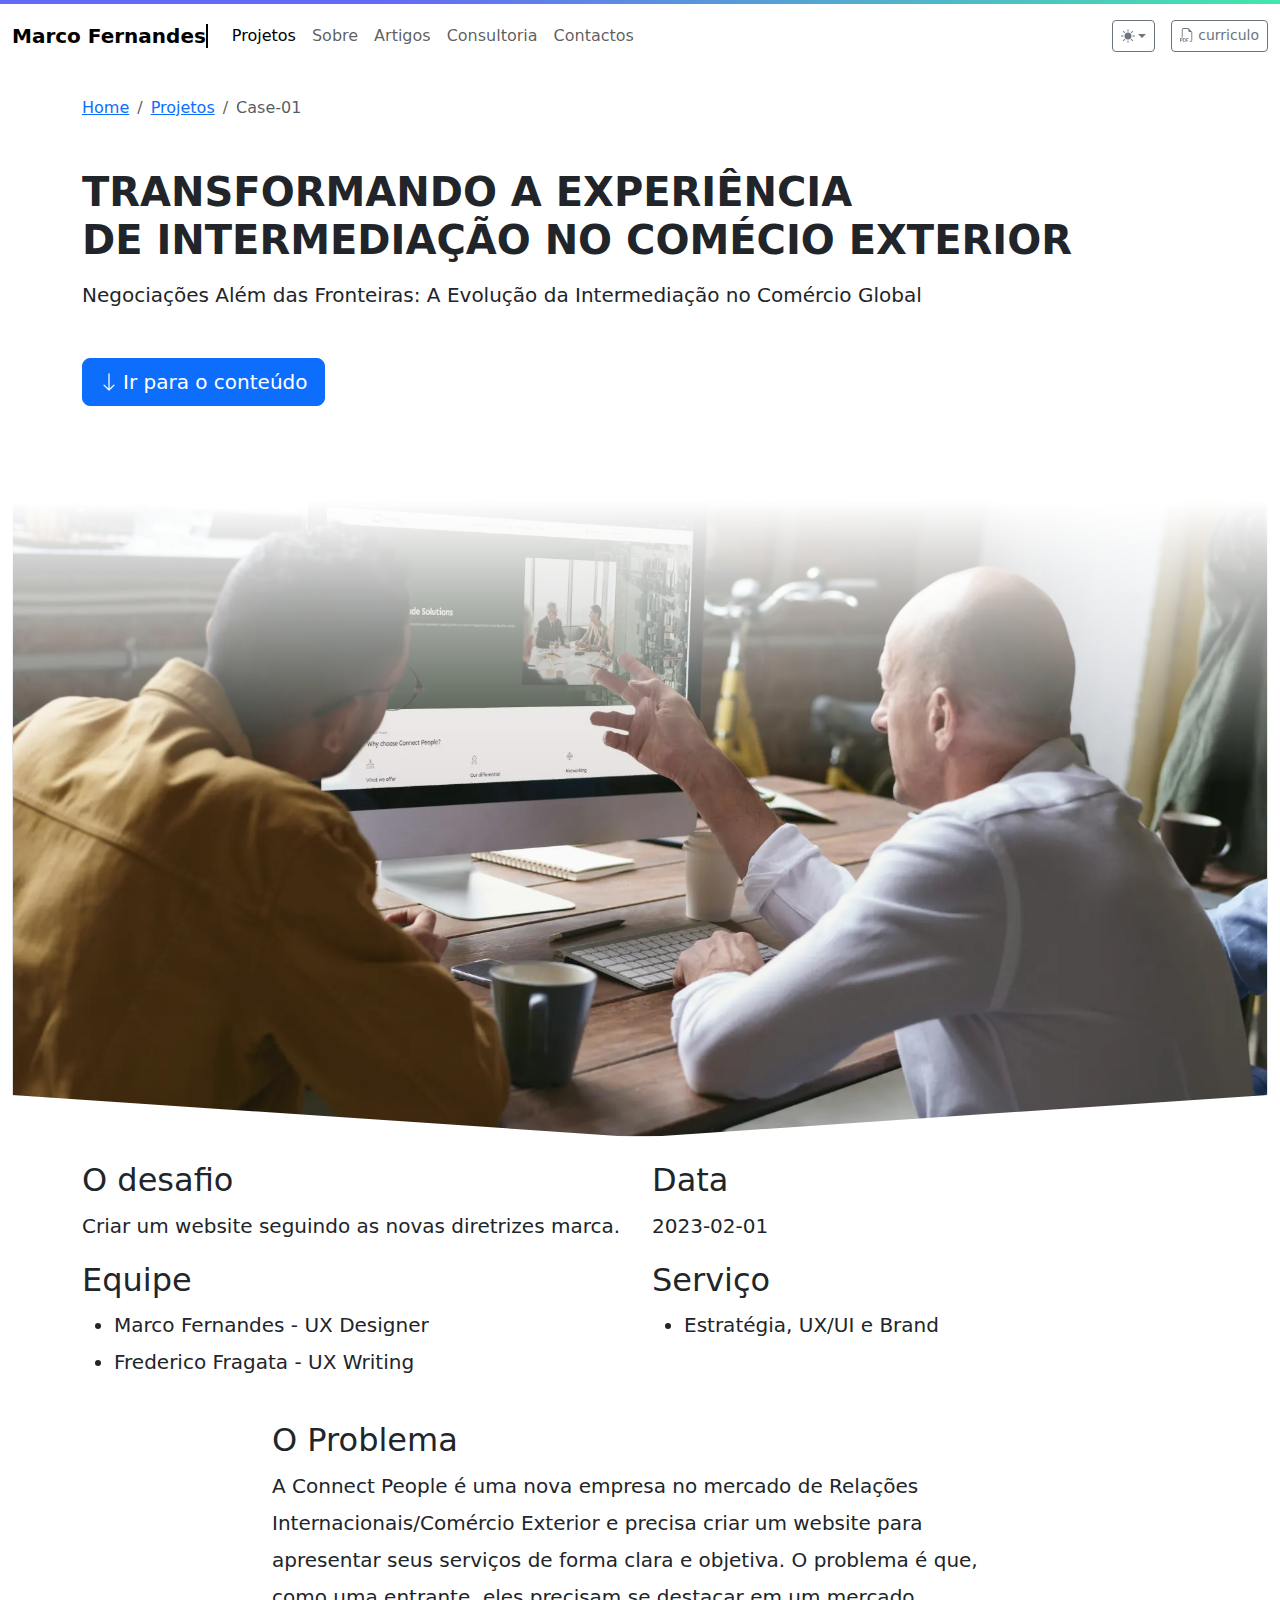
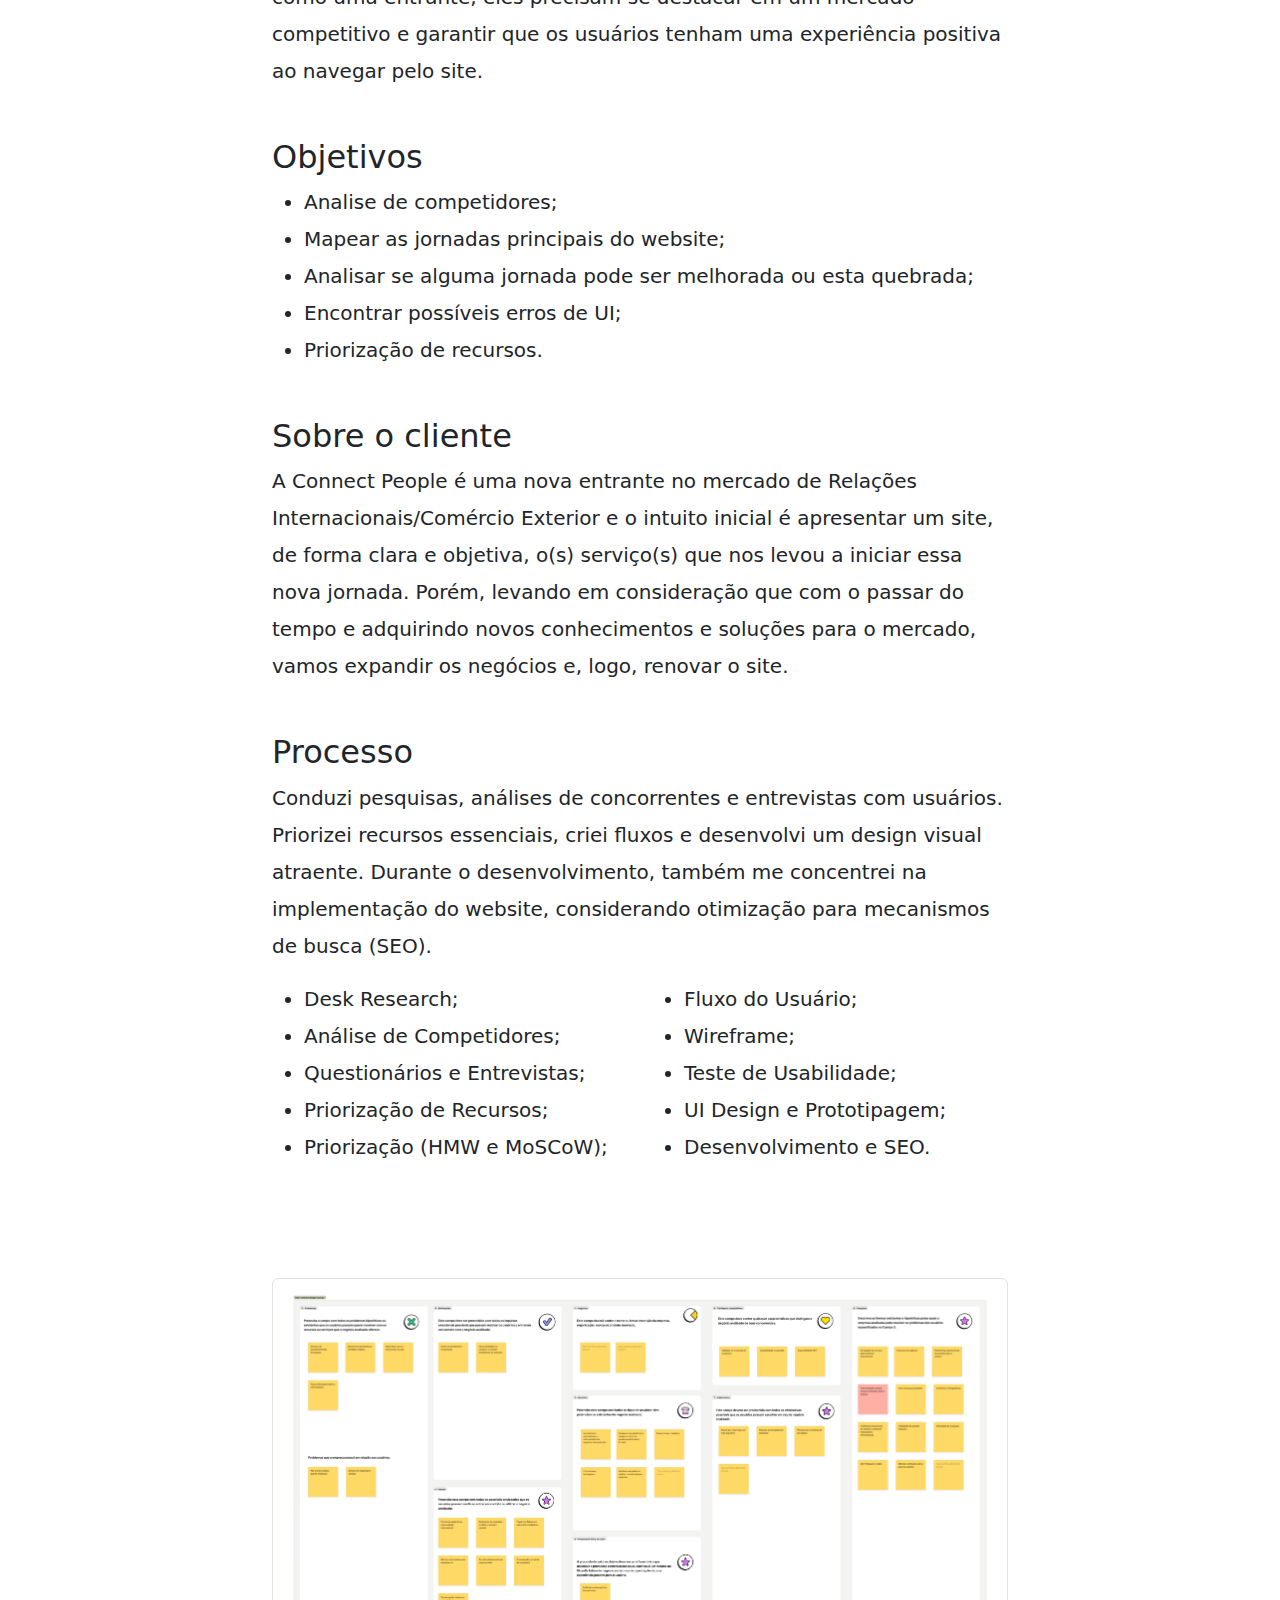
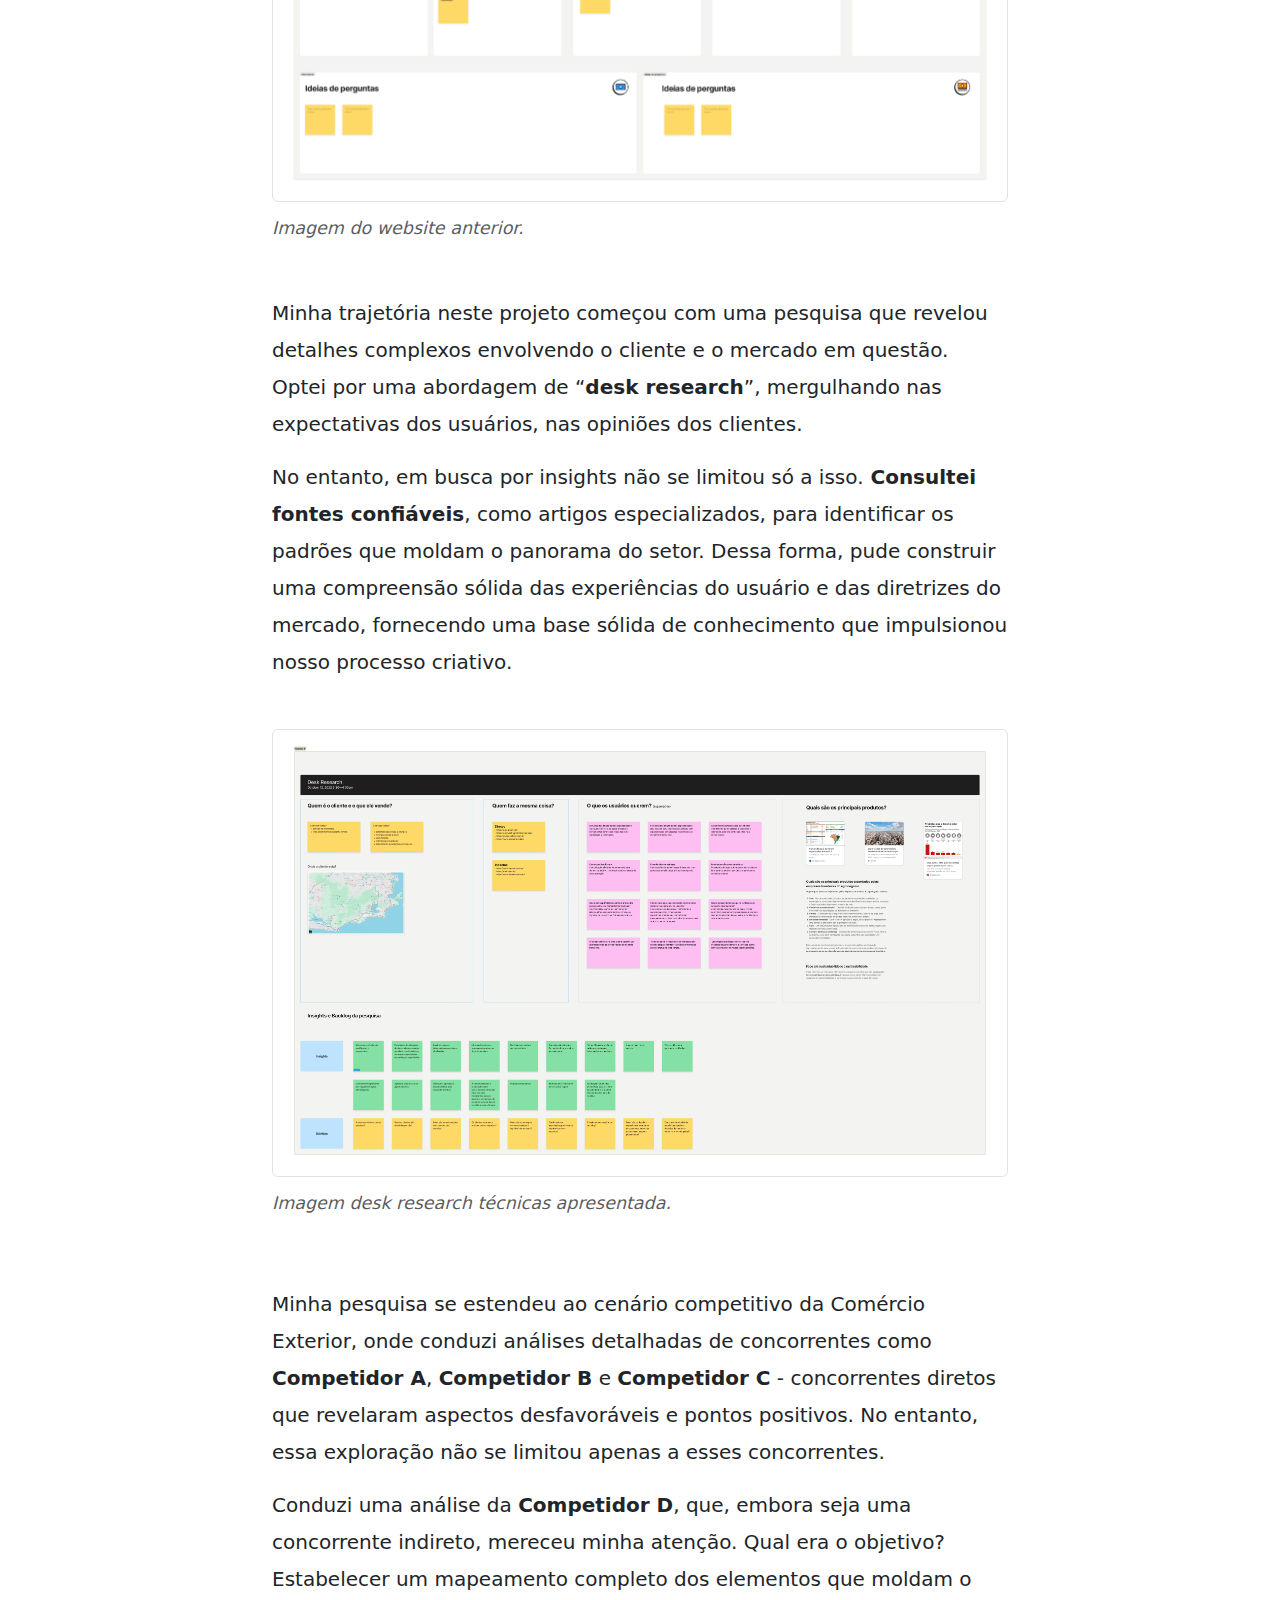
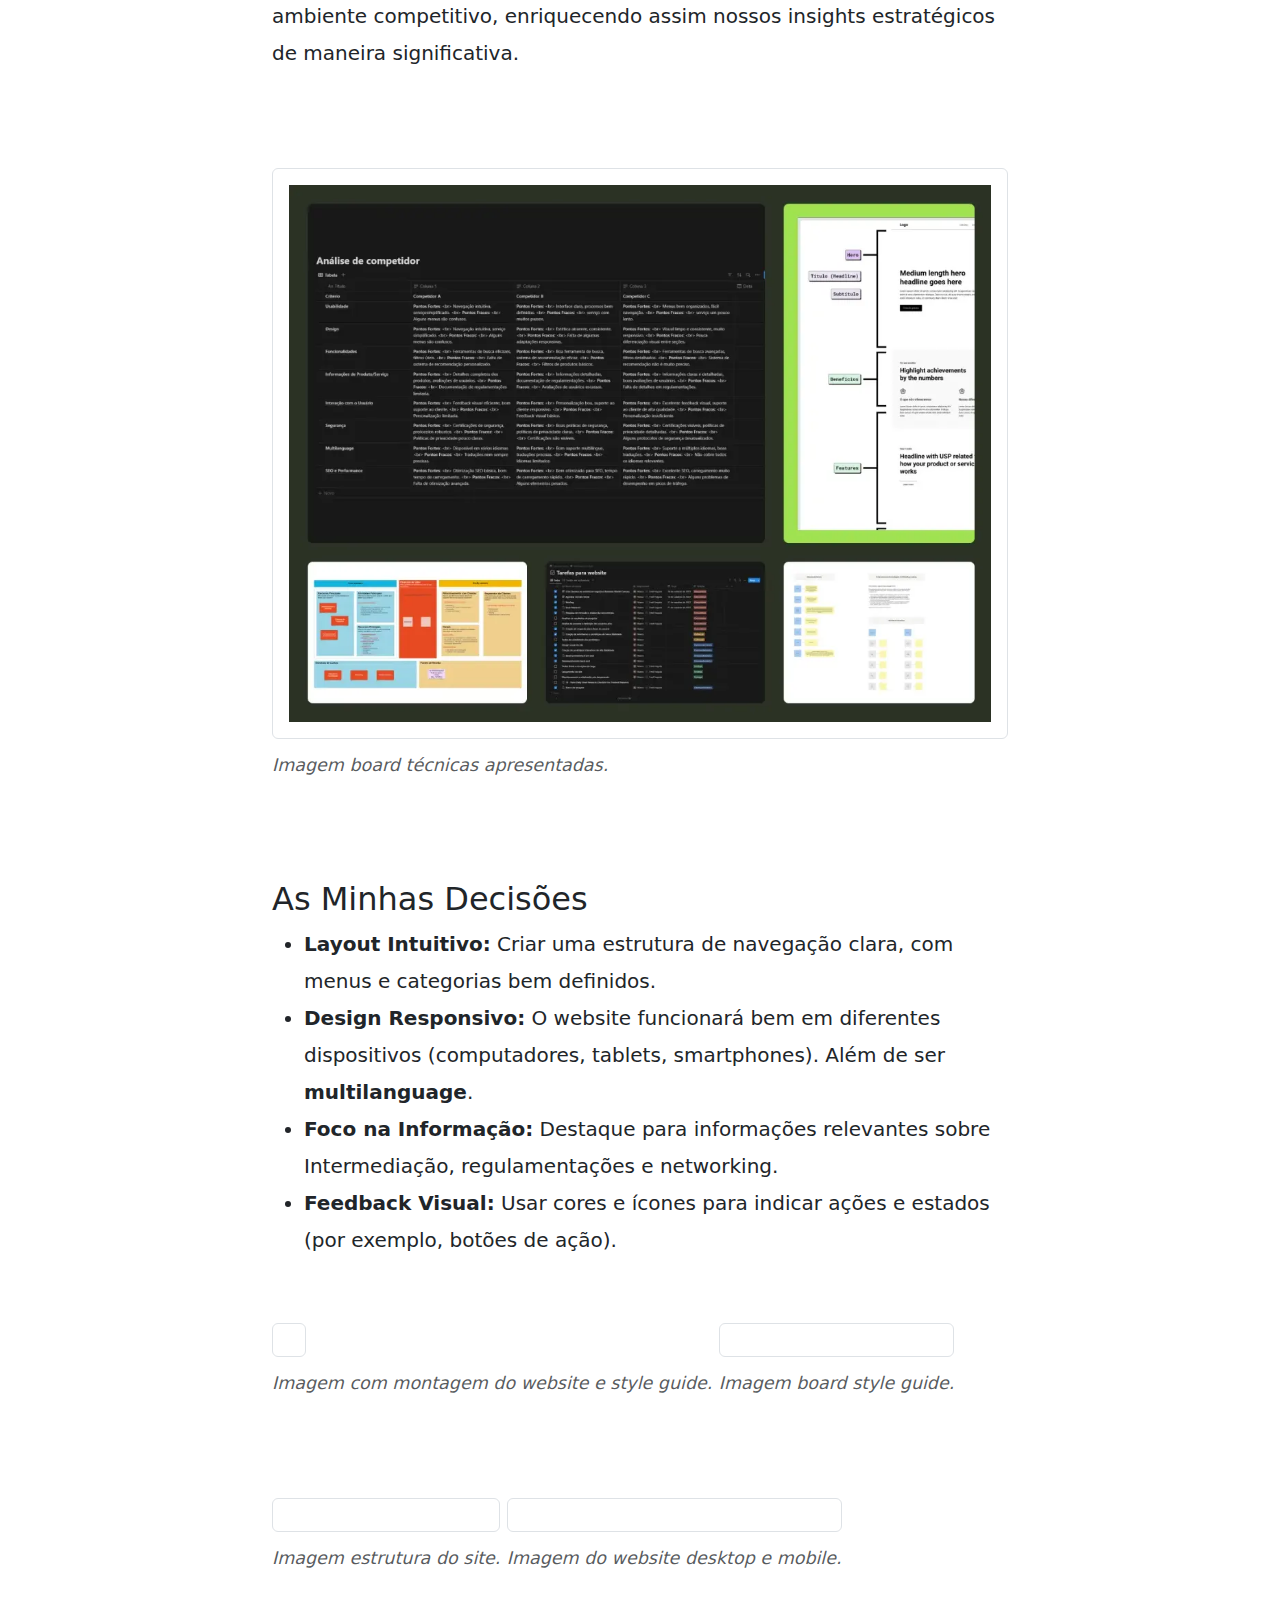
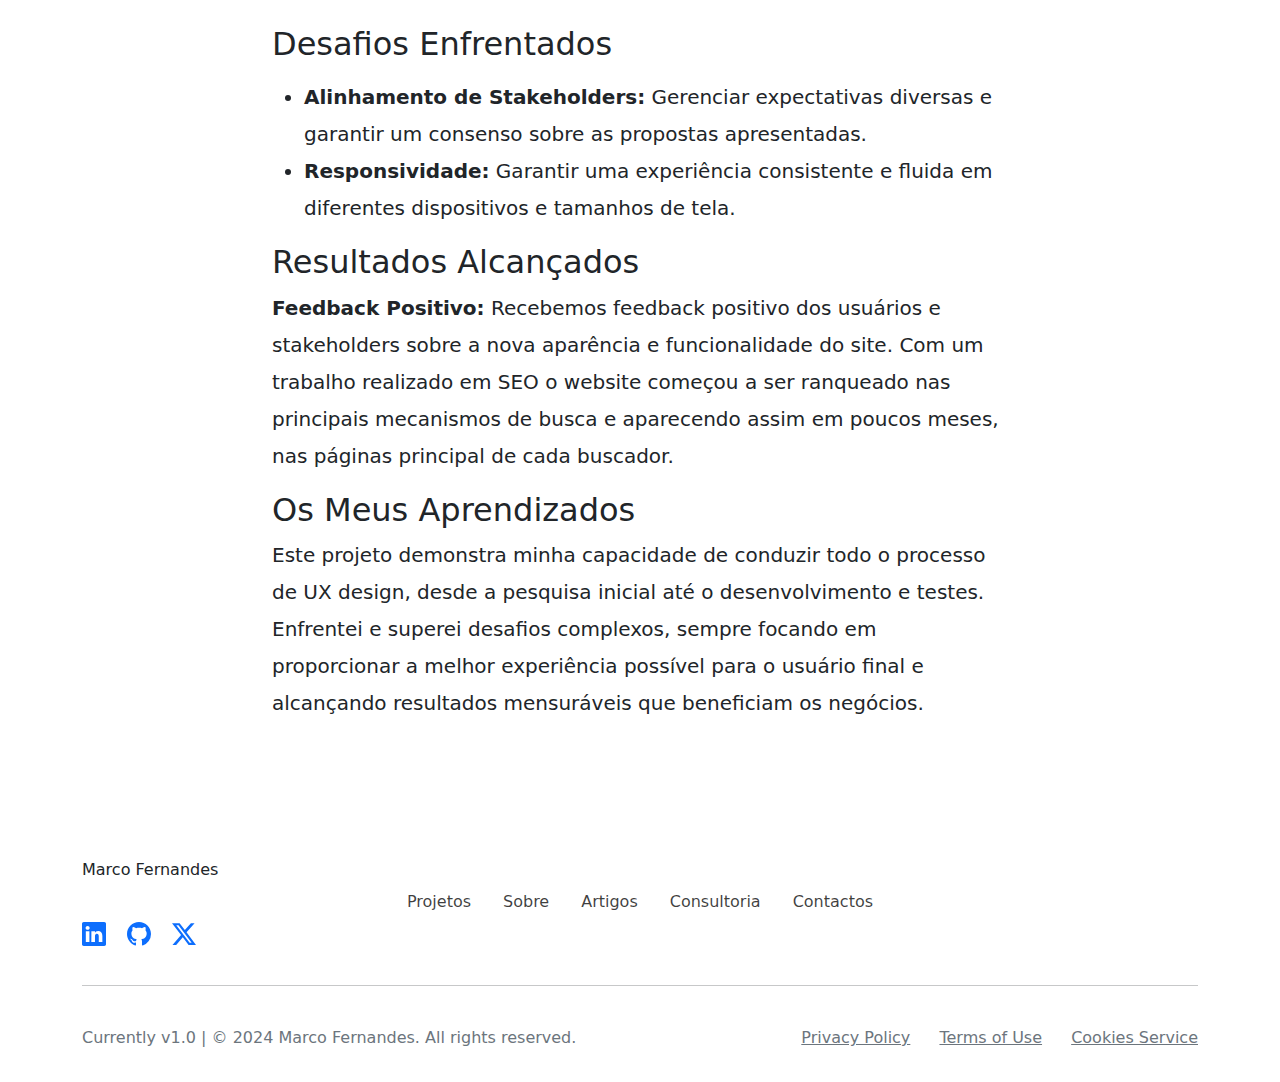
<file: case-1.html>
<!DOCTYPE html>
<html data-bs-theme="auto" lang="pt-br">

<head>
  <meta charset="utf-8">
  <meta name="viewport" content="width=device-width, initial-scale=1.0, shrink-to-fit=no">
  <title>Projeto / Case-01</title>
  <meta name="theme-color" content="#1A1A1A">
  <link rel="canonical" href="https://ds-front.github.io/portfolio-ux/case-1.html">
  <meta property="og:url" content="https://ds-front.github.io/portfolio-ux/case-1.html">
  <meta name="twitter:image"
    content="https://ds-front.github.io/portfolio-ux/assets/img/app_images/android/android-launchericon-512-512.png">
  <meta name="twitter:title" content="Portfolio - Marco Fernandes">
  <meta name="twitter:card" content="summary_large_image">
  <meta property="og:description"
    content="Explore meu trabalho como UX Designer, onde crio experiências incríveis para os usuários. Veja meus projetos, estudos de caso e paixão pelo design centrado no usuário.">
  <meta property="og:title" content="Portfolio - Marco Fernandes">
  <meta name="twitter:description"
    content="Explore meu trabalho como UX Designer, onde crio experiências incríveis para os usuários. Veja meus projetos, estudos de caso e paixão pelo design centrado no usuário.">
  <meta property="og:image"
    content="https://ds-front.github.io/portfolio-ux/assets/img/app_images/android/android-launchericon-512-512.png">
  <meta property="og:type" content="website">
  <meta name="description"
    content="Explore meu trabalho como UX Designer, onde crio experiências incríveis para os usuários. Veja meus projetos, estudos de caso e paixão pelo design centrado no usuário.">
  <script>!function () { const e = () => localStorage.getItem("theme"), t = document.documentElement.getAttribute("data-bss-forced-theme"), a = () => { if (t) return t; const a = e(); if (a) return a; const r = document.documentElement.getAttribute("data-bs-theme"); return r || (window.matchMedia("(prefers-color-scheme: dark)").matches ? "dark" : "light") }, r = e => { "auto" === e && window.matchMedia("(prefers-color-scheme: dark)").matches ? document.documentElement.setAttribute("data-bs-theme", "dark") : document.documentElement.setAttribute("data-bs-theme", e) }; r(a()); const c = (e, t = !1) => { const a = [].slice.call(document.querySelectorAll(".theme-switcher")); if (a.length) { document.querySelectorAll("[data-bs-theme-value]").forEach((e => { e.classList.remove("active"), e.setAttribute("aria-pressed", "false") })); for (const t of a) { const a = t.querySelector('[data-bs-theme-value="' + e + '"]'); a && (a.classList.add("active"), a.setAttribute("aria-pressed", "true")) } } }; window.matchMedia("(prefers-color-scheme: dark)").addEventListener("change", (() => { const t = e(); "light" !== t && "dark" !== t && r(a()) })), window.addEventListener("DOMContentLoaded", (() => { c(a()), document.querySelectorAll("[data-bs-theme-value]").forEach((e => { e.addEventListener("click", (t => { t.preventDefault(); const a = e.getAttribute("data-bs-theme-value"); (e => { localStorage.setItem("theme", e) })(a), r(a), c(a) })) })) })) }();</script>
  <link rel="apple-touch-icon" type="image/png" sizes="180x180"
    href="assets/img/app_images/ios/180.png?h=03b4019a42075ae1191aea0694d37dfe">
  <link rel="icon" type="image/png" sizes="16x16"
    href="assets/img/app_images/android/android-launchericon-dark-16x16.png?h=17ea0e25e695905f65c3596e670bdb70">
  <link rel="icon" type="image/png" sizes="32x32"
    href="assets/img/app_images/android/android-launchericon-dark-32x32.png?h=17ea0e25e695905f65c3596e670bdb70"
    media="(prefers-color-scheme: dark)">
  <link rel="icon" type="image/png" sizes="32x32"
    href="assets/img/app_images/ios/32.png?h=03b4019a42075ae1191aea0694d37dfe">
  <link rel="icon" type="image/png" sizes="192x192"
    href="assets/img/app_images/android/android-launchericon-192-192.png?h=22e7d3311504b15aba5c69bd461bec0f"
    media="(prefers-color-scheme: dark)">
  <link rel="icon" type="image/png" sizes="180x180"
    href="assets/img/app_images/ios/180.png?h=03b4019a42075ae1191aea0694d37dfe">
  <link rel="icon" type="image/png" sizes="192x192"
    href="assets/img/app_images/android/android-launchericon-192-192.png?h=22e7d3311504b15aba5c69bd461bec0f">
  <link rel="icon" type="image/png" sizes="512x512"
    href="assets/img/app_images/android/android-launchericon-512-512.png?h=22e7d3311504b15aba5c69bd461bec0f">
  <link rel="stylesheet" href="assets/bootstrap/css/bootstrap.min.css?h=530d5e8690ae4adcb14a091296ff6c34">
  <link rel="manifest" href="manifest.json?h=bc295bcb769ef9d33d0fac48ad659952" crossorigin="use-credentials">
  <link rel="stylesheet" href="assets/css/styles.min.css?h=de04820741dfcd638c6d8d48e1820f97">
</head>

<body>
  <div class="skippy visually-hidden-focusable overflow-hidden">
    <div class="container"><a class="d-inline-flex p-2 m-1" href="#main">Skip to main content</a></div>
  </div>
  <div class="c-indicator"></div>
  <nav class="navbar navbar-expand-md sticky-top bg-body py-3">
    <div class="container-fluid"><a class="navbar-brand" href="index.html"><span class="fw-bold cursor-efect">Marco
          Fernandes</span></a><button data-bs-toggle="collapse" class="navbar-toggler" data-bs-target="#navcol-2"><span
          class="visually-hidden">Toggle navigation</span><span class="navbar-toggler-icon"></span></button>
      <div class="collapse navbar-collapse" id="navcol-2">
        <ul class="navbar-nav d-flex me-auto justify-content-sm-start justify-content-xxl-center">
          <li class="nav-item"><a class="nav-link active" href="index.html#ancor-projetos">Projetos</a></li>
          <li class="nav-item"><a class="nav-link" href="index.html#ancor-sobre-mim">Sobre</a></li>
          <li class="nav-item"><a class="nav-link" href="index.html#ancor-artigos">Artigos</a></li>
          <li class="nav-item"><a class="nav-link" href="#">Consultoria</a></li>
          <li class="nav-item"><a class="nav-link" href="index.html#ancor-contato">Contactos</a></li>
        </ul>
        <div class="d-inline-flex mt-3 mt-md-0">
          <div class="dropdown bd-mode-toggle"><button
              class="btn btn-outline-secondary btn-sm d-flex align-items-center dropdown-toggle btn-bd-primary"
              id="bd-theme" type="button" aria-expanded="false" data-bs-toggle="dropdown"
              aria-label="Toggle theme (auto)"><svg class="d-none" xmlns="http://www.w3.org/2000/svg">
                <symbol id="check2" viewBox="0 0 16 16">
                  <path
                    d="M13.854 3.646a.5.5 0 0 1 0 .708l-7 7a.5.5 0 0 1-.708 0l-3.5-3.5a.5.5 0 1 1 .708-.708L6.5 10.293l6.646-6.647a.5.5 0 0 1 .708 0z">
                  </path>
                </symbol>
                <symbol id="circle-half" viewBox="0 0 16 16">
                  <path d="M8 15A7 7 0 1 0 8 1v14zm0 1A8 8 0 1 1 8 0a8 8 0 0 1 0 16z"></path>
                </symbol>
                <symbol id="moon-stars-fill" viewBox="0 0 16 16">
                  <path
                    d="M6 .278a.768.768 0 0 1 .08.858 7.208 7.208 0 0 0-.878 3.46c0 4.021 3.278 7.277 7.318 7.277.527 0 1.04-.055 1.533-.16a.787.787 0 0 1 .81.316.733.733 0 0 1-.031.893A8.349 8.349 0 0 1 8.344 16C3.734 16 0 12.286 0 7.71 0 4.266 2.114 1.312 5.124.06A.752.752 0 0 1 6 .278z">
                  </path>
                  <path
                    d="M10.794 3.148a.217.217 0 0 1 .412 0l.387 1.162c.173.518.579.924 1.097 1.097l1.162.387a.217.217 0 0 1 0 .412l-1.162.387a1.734 1.734 0 0 0-1.097 1.097l-.387 1.162a.217.217 0 0 1-.412 0l-.387-1.162A1.734 1.734 0 0 0 9.31 6.593l-1.162-.387a.217.217 0 0 1 0-.412l1.162-.387a1.734 1.734 0 0 0 1.097-1.097l.387-1.162zM13.863.099a.145.145 0 0 1 .274 0l.258.774c.115.346.386.617.732.732l.774.258a.145.145 0 0 1 0 .274l-.774.258a1.156 1.156 0 0 0-.732.732l-.258.774a.145.145 0 0 1-.274 0l-.258-.774a1.156 1.156 0 0 0-.732-.732l-.774-.258a.145.145 0 0 1 0-.274l.774-.258c.346-.115.617-.386.732-.732L13.863.1z">
                  </path>
                </symbol>
                <symbol id="sun-fill" viewBox="0 0 16 16">
                  <path
                    d="M8 12a4 4 0 1 0 0-8 4 4 0 0 0 0 8zM8 0a.5.5 0 0 1 .5.5v2a.5.5 0 0 1-1 0v-2A.5.5 0 0 1 8 0zm0 13a.5.5 0 0 1 .5.5v2a.5.5 0 0 1-1 0v-2A.5.5 0 0 1 8 13zm8-5a.5.5 0 0 1-.5.5h-2a.5.5 0 0 1 0-1h2a.5.5 0 0 1 .5.5zM3 8a.5.5 0 0 1-.5.5h-2a.5.5 0 0 1 0-1h2A.5.5 0 0 1 3 8zm10.657-5.657a.5.5 0 0 1 0 .707l-1.414 1.415a.5.5 0 1 1-.707-.708l1.414-1.414a.5.5 0 0 1 .707 0zm-9.193 9.193a.5.5 0 0 1 0 .707L3.05 13.657a.5.5 0 0 1-.707-.707l1.414-1.414a.5.5 0 0 1 .707 0zm9.193 2.121a.5.5 0 0 1-.707 0l-1.414-1.414a.5.5 0 0 1 .707-.707l1.414 1.414a.5.5 0 0 1 0 .707zM4.464 4.465a.5.5 0 0 1-.707 0L2.343 3.05a.5.5 0 1 1 .707-.707l1.414 1.414a.5.5 0 0 1 0 .708z">
                  </path>
                </symbol>
              </svg><svg class="bi my-1 theme-icon-active" width="1em" height="1em">
                <use href="#circle-half"></use>
              </svg><span class="visually-hidden" id="bd-theme-text">Toggle theme</span></button>
            <ul class="shadow dropdown-menu dropdown-menu-lg-end dropdown-menu-xs-start py-0"
              aria-labelledby="bd-theme-text">
              <li><button class="dropdown-item d-flex align-items-center" type="button" data-bs-theme-value="light"
                  aria-pressed="false"><svg class="bi me-2 opacity-50 theme-icon" width="1em" height="1em">
                    <use href="#sun-fill"></use>
                  </svg> Light <svg class="bi ms-auto d-none" width="1em" height="1em">
                    <use href="#check2"></use>
                  </svg></button></li>
              <li><button class="dropdown-item d-flex align-items-center" type="button" data-bs-theme-value="dark"
                  aria-pressed="false"><svg class="bi me-2 opacity-50 theme-icon" width="1em" height="1em">
                    <use href="#moon-stars-fill"></use>
                  </svg> Dark <svg class="bi ms-auto d-none" width="1em" height="1em">
                    <use href="#check2"></use>
                  </svg></button></li>
              <li><button class="active dropdown-item d-flex align-items-center" type="button"
                  data-bs-theme-value="auto" aria-pressed="true"><svg class="bi me-2 opacity-50 theme-icon" width="1em"
                    height="1em">
                    <use href="#circle-half"></use>
                  </svg> Auto <svg class="bi ms-auto d-none" width="1em" height="1em">
                    <use href="#check2"></use>
                  </svg></button></li>
            </ul>
          </div><a class="btn btn-outline-secondary btn-sm ms-3" role="button" href="#"><span class="pe-1"><svg
                xmlns="http://www.w3.org/2000/svg" width="1em" height="1em" fill="currentColor" viewBox="0 0 16 16"
                class="bi bi-filetype-pdf">
                <path fill-rule="evenodd"
                  d="M14 4.5V14a2 2 0 0 1-2 2h-1v-1h1a1 1 0 0 0 1-1V4.5h-2A1.5 1.5 0 0 1 9.5 3V1H4a1 1 0 0 0-1 1v9H2V2a2 2 0 0 1 2-2h5.5zM1.6 11.85H0v3.999h.791v-1.342h.803c.287 0 .531-.057.732-.173.203-.117.358-.275.463-.474a1.42 1.42 0 0 0 .161-.677c0-.25-.053-.476-.158-.677a1.176 1.176 0 0 0-.46-.477c-.2-.12-.443-.179-.732-.179Zm.545 1.333a.795.795 0 0 1-.085.38.574.574 0 0 1-.238.241.794.794 0 0 1-.375.082H.788V12.48h.66c.218 0 .389.06.512.181.123.122.185.296.185.522Zm1.217-1.333v3.999h1.46c.401 0 .734-.08.998-.237a1.45 1.45 0 0 0 .595-.689c.13-.3.196-.662.196-1.084 0-.42-.065-.778-.196-1.075a1.426 1.426 0 0 0-.589-.68c-.264-.156-.599-.234-1.005-.234H3.362Zm.791.645h.563c.248 0 .45.05.609.152a.89.89 0 0 1 .354.454c.079.201.118.452.118.753a2.3 2.3 0 0 1-.068.592 1.14 1.14 0 0 1-.196.422.8.8 0 0 1-.334.252 1.298 1.298 0 0 1-.483.082h-.563v-2.707Zm3.743 1.763v1.591h-.79V11.85h2.548v.653H7.896v1.117h1.606v.638H7.896Z">
                </path>
              </svg></span>curriculo</a>
        </div>
      </div>
    </div>
  </nav>
  <header>
    <div class="container py-4 py-xl-6">
      <div class="row">
        <div class="col">
          <ol class="breadcrumb mb-5">
            <li class="breadcrumb-item"><a href="index.html"><span>Home</span></a></li>
            <li class="breadcrumb-item"><a href="index.html#ancor-projetos"><span>Projetos</span></a></li>
            <li class="breadcrumb-item active"><span>Case-01</span></li>
          </ol>
        </div>
      </div>
      <div class="row gy-4 gy-md-0 row-cols-1">
        <div class="col align-items-center justify-content-md-start align-items-md-center justify-content-xl-center">
          <div>
            <h1 class="text-uppercase fw-bold">Transformando a experiência<br>de intermediação no comécio exterior</h1>
            <p class="lead my-3">Negociações Além das Fronteiras: A Evolução da Intermediação no Comércio Global</p>
            <div class="d-grid d-sm-flex justify-content-sm-center justify-content-md-start gap-4 mt-5 c-ation-button">
              <a class="btn btn-primary btn-lg me-md-3" role="button" href="#ancor-case-01"><span class="pe-1"><svg
                    xmlns="http://www.w3.org/2000/svg" width="1em" height="1em" fill="currentColor" viewBox="0 0 16 16"
                    class="bi bi-arrow-down">
                    <path fill-rule="evenodd"
                      d="M8 1a.5.5 0 0 1 .5.5v11.793l3.146-3.147a.5.5 0 0 1 .708.708l-4 4a.5.5 0 0 1-.708 0l-4-4a.5.5 0 0 1 .708-.708L7.5 13.293V1.5A.5.5 0 0 1 8 1">
                    </path>
                  </svg></span>Ir para o conteúdo</a>
            </div>
          </div>
        </div>
      </div>
    </div>
    <div class="container-fluid">
      <div class="row">
        <div class="col">
          <div class="image-poligon"><img class="rounded img-fluid w-100 object-fit-cover border"
              src="assets/img/cases/01-case/01-case-connect-people.webp?h=be4086fd33f62270a3adaf7991a356ee"></div>
        </div>
      </div>
    </div>
  </header>
  <main id="main" class="l-main">
    <article id="ancor-case-01" class="l-article py-4 py-xl-7">
      <header class="c-article__header">
        <div class="container">
          <div class="row row-cols-1 row-cols-md-2 row-cols-xxl-4">
            <div class="col">
              <h2>O desafio</h2>
              <p>Criar um website seguindo as novas diretrizes marca.</p>
            </div>
            <div class="col">
              <h2>Data</h2>
              <p><time datetime="2023-0201">2023-02-01</time></p>
            </div>
            <div class="col">
              <h2>Equipe</h2>
              <ul>
                <li>Marco Fernandes - UX Designer</li>
                <li>Frederico Fragata - UX Writing</li>
              </ul>
            </div>
            <div class="col">
              <h2>Serviço</h2>
              <ul>
                <li>Estratégia, UX/UI e Brand</li>
              </ul>
            </div>
          </div>
        </div>
      </header>
      <div class="container richtext py-4 py-xl-7">
        <div class="row justify-content-center">
          <div class="col-12 col-lg-8">
            <h2>O Problema</h2>
            <p class="lead mb-5">A <strong>Connect People</strong> é uma nova empresa no mercado de Relações
              Internacionais/Comércio Exterior e precisa criar um website para apresentar seus serviços de forma clara e
              objetiva. O problema é que, como uma entrante, eles precisam se destacar em um mercado competitivo e
              garantir que os usuários tenham uma experiência positiva ao navegar pelo site.</p>
            <h2>Objetivos</h2>
            <ul class="mb-5">
              <li>Analise de competidores;</li>
              <li>Mapear as jornadas principais do website;</li>
              <li>Analisar se alguma jornada pode ser melhorada ou esta quebrada;</li>
              <li>Encontrar possíveis erros de UI;</li>
              <li>Priorização de recursos.</li>
            </ul>
            <h2>Sobre o cliente</h2>
            <p class="mb-5">A Connect People é uma nova entrante no mercado de Relações Internacionais/Comércio Exterior
              e o intuito inicial é apresentar um site, de forma clara e objetiva, o(s) serviço(s) que nos levou a
              iniciar essa nova jornada. Porém, levando em consideração que com o passar do tempo e adquirindo novos
              conhecimentos e soluções para o mercado, vamos expandir os negócios e, logo, renovar o site.</p>
            <h2>Processo</h2>
            <p>Conduzi pesquisas, análises de concorrentes e entrevistas com usuários. Priorizei recursos essenciais,
              criei fluxos e desenvolvi um design visual atraente. Durante o desenvolvimento, também me concentrei na
              implementação do website, considerando otimização para mecanismos de busca (SEO).</p>
            <div class="row row-cols-1 row-cols-md-2 mb-5">
              <div class="col">
                <ul>
                  <li>Desk Research;</li>
                  <li>Análise de Competidores;</li>
                  <li>Questionários e Entrevistas;</li>
                  <li>Priorização de Recursos;</li>
                  <li>Priorização (HMW e MoSCoW);</li>
                </ul>
              </div>
              <div class="col">
                <ul>
                  <li>Fluxo do Usuário;</li>
                  <li>Wireframe;</li>
                  <li>Teste de Usabilidade;</li>
                  <li>UI Design e Prototipagem;</li>
                  <li>Desenvolvimento e SEO.</li>
                </ul>
              </div>
            </div>
            <figure class="figure position-relative imagem-ampliavel custom-caption my-5"
              onclick="alternarImagem(event)" loading="lazy"><button class="btn btn-dark btn-sm btn-fechar"
                type="button"><svg xmlns="http://www.w3.org/2000/svg" width="1em" height="1em" fill="currentColor"
                  viewBox="0 0 16 16" class="bi bi-arrows-angle-contract">
                  <path fill-rule="evenodd"
                    d="M.172 15.828a.5.5 0 0 0 .707 0l4.096-4.096V14.5a.5.5 0 1 0 1 0v-3.975a.5.5 0 0 0-.5-.5H1.5a.5.5 0 0 0 0 1h2.768L.172 15.121a.5.5 0 0 0 0 .707zM15.828.172a.5.5 0 0 0-.707 0l-4.096 4.096V1.5a.5.5 0 1 0-1 0v3.975a.5.5 0 0 0 .5.5H14.5a.5.5 0 0 0 0-1h-2.768L15.828.879a.5.5 0 0 0 0-.707z">
                  </path>
                </svg></button><img class="rounded img-fluid figure-img object-fit-cover border" loading="lazy"
                src="assets/img/cases/01-case/canvas-connect-people.webp?h=364cfe5dc9aafdef1646223abad59126">
              <figcaption class="figure-caption fst-italic">Imagem do website anterior.</figcaption>
            </figure>
            <p>Minha trajetória neste projeto começou com uma pesquisa que revelou detalhes complexos envolvendo o
              cliente e o mercado em questão. Optei por uma abordagem de “<strong>desk research</strong>”, mergulhando
              nas expectativas dos usuários, nas opiniões dos clientes.</p>
            <p class="mb-5">No entanto, em busca por insights não se limitou só a isso.<strong> Consultei fontes
                confiáveis</strong>, como artigos especializados, para identificar os padrões que moldam o panorama do
              setor. Dessa forma, pude construir uma compreensão sólida das experiências do usuário e das diretrizes do
              mercado, fornecendo uma base sólida de conhecimento que impulsionou nosso processo criativo.</p>
            <figure class="figure custom-caption"><img
                class="rounded img-fluid figure-img w-100 object-fit-cover border" loading="lazy"
                src="assets/img/cases/01-case/desk.webp?h=c2092e642356317c7fc79d10f7f76e2f">
              <figcaption class="figure-caption fst-italic">Imagem desk research técnicas apresentada.</figcaption>
            </figure>
            <p class="mt-5">Minha pesquisa se estendeu ao cenário competitivo da&nbsp;Comércio Exterior, onde conduzi
              análises detalhadas de concorrentes como <strong>Competidor A</strong>,&nbsp;<strong>Competidor
                B</strong>&nbsp;e&nbsp;<strong>Competidor C</strong>&nbsp;- concorrentes diretos que revelaram aspectos
              desfavoráveis e pontos positivos. No entanto, essa exploração não se limitou apenas a esses concorrentes.
            </p>
            <p class="mb-5">Conduzi uma análise da&nbsp;<strong>Competidor D</strong>, que, embora seja uma concorrente
              indireto, mereceu minha atenção. Qual era o objetivo? Estabelecer um mapeamento completo dos elementos que
              moldam o ambiente competitivo, enriquecendo assim nossos insights estratégicos de maneira significativa.
            </p>
            <figure class="figure custom-caption my-5"><img
                class="rounded img-fluid figure-img w-100 object-fit-cover border" loading="lazy"
                src="assets/img/cases/01-case/montagem%20competidor.webp?h=658ed35b04ab6a9d9970e0ee03aca01a">
              <figcaption class="figure-caption fst-italic">Imagem board técnicas apresentadas.</figcaption>
            </figure>
            <h2 class="mt-5">As Minhas Decisões</h2>
            <ul>
              <li><strong>Layout Intuitivo:</strong>&nbsp;Criar uma estrutura de navegação clara, com menus e categorias
                bem definidos.</li>
              <li><strong>Design Responsivo:</strong> O website funcionará bem em diferentes dispositivos (computadores,
                tablets, smartphones). Além de ser<strong> multilanguage</strong>.</li>
              <li><strong>Foco na Informação:</strong> Destaque para informações relevantes sobre Intermediação,
                regulamentações e networking.</li>
              <li><strong>Feedback Visual:</strong> Usar cores e ícones para indicar ações e estados (por exemplo,
                botões de ação).</li>
            </ul>
            <figure class="figure position-relative imagem-ampliavel custom-caption my-5"
              onclick="alternarImagem(event)" loading="lazy"><button class="btn btn-dark btn-sm btn-fechar"
                type="button"><svg xmlns="http://www.w3.org/2000/svg" width="1em" height="1em" fill="currentColor"
                  viewBox="0 0 16 16" class="bi bi-arrows-angle-contract">
                  <path fill-rule="evenodd"
                    d="M.172 15.828a.5.5 0 0 0 .707 0l4.096-4.096V14.5a.5.5 0 1 0 1 0v-3.975a.5.5 0 0 0-.5-.5H1.5a.5.5 0 0 0 0 1h2.768L.172 15.121a.5.5 0 0 0 0 .707zM15.828.172a.5.5 0 0 0-.707 0l-4.096 4.096V1.5a.5.5 0 1 0-1 0v3.975a.5.5 0 0 0 .5.5H14.5a.5.5 0 0 0 0-1h-2.768L15.828.879a.5.5 0 0 0 0-.707z">
                  </path>
                </svg></button><img class="rounded img-fluid figure-img object-fit-cover border" loading="lazy"
                src="assets/img/cases/01-case/connectpeople-modboard.webp?h=29976d533d28b6f5d36ebb8791cb2bf0">
              <figcaption class="figure-caption fst-italic">Imagem com montagem do website e style guide.</figcaption>
            </figure>
            <figure class="figure custom-caption my-5"><img
                class="rounded img-fluid figure-img w-100 object-fit-cover border" loading="lazy"
                src="assets/img/cases/01-case/content.webp?h=11b7858d02abd2ecfa4aa6fdf8801539">
              <figcaption class="figure-caption fst-italic">Imagem board style guide.</figcaption>
            </figure>
            <figure class="figure custom-caption"><img
                class="rounded img-fluid figure-img w-100 object-fit-cover border" loading="lazy"
                src="assets/img/cases/01-case/arquitetura_connectpeople.webp?h=0fb73da1b808083492a8df705627a61d">
              <figcaption class="figure-caption fst-italic">Imagem estrutura do site.</figcaption>
            </figure>
            <figure class="figure custom-caption my-5"><img
                class="rounded img-fluid figure-img w-100 object-fit-cover border" loading="lazy"
                src="assets/img/cases/01-case/projeto-connet.webp?h=be81c74b88e966e121b4e446aad8ef72">
              <figcaption class="figure-caption fst-italic"><em>Imagem do website desktop e mobile.</em></figcaption>
            </figure>
            <h2>Desafios Enfrentados</h2>
            <p></p>
            <ul>
              <li><strong>Alinhamento de Stakeholders:</strong> Gerenciar expectativas diversas e garantir um consenso
                sobre as propostas apresentadas.</li>
              <li><strong>Responsividade:</strong> Garantir uma experiência consistente e fluida em diferentes
                dispositivos e tamanhos de tela.</li>
            </ul>
            <h2>Resultados Alcançados</h2>
            <p><strong>Feedback Positivo:</strong> Recebemos feedback positivo dos usuários e stakeholders sobre a nova
              aparência e funcionalidade do site. Com um trabalho realizado em SEO o website começou a ser ranqueado nas
              principais mecanismos de busca e aparecendo assim em poucos meses, nas páginas principal de cada buscador.
            </p>
            <h2>Os Meus Aprendizados</h2>
            <p>Este projeto demonstra minha capacidade de conduzir todo o processo de UX design, desde a pesquisa
              inicial até o desenvolvimento e testes. Enfrentei e superei desafios complexos, sempre focando em
              proporcionar a melhor experiência possível para o usuário final e alcançando resultados mensuráveis que
              beneficiam os negócios.</p>
          </div>
        </div>
      </div>
    </article>
  </main>
  <footer class="l-footer mt-5 py-4">
    <div class="container">
      <div class="row gy-5 gy-lg-0">
        <div class="col-xxl-4 d-flex d-xxl-flex justify-content-start align-items-xxl-center"><span>Marco
            Fernandes</span></div>
        <div class="col-xxl-5">
          <ul
            class="nav d-flex flex-column align-items-start me-auto flex-sm-row justify-content-sm-center align-items-sm-center"
            aria-label="nav">
            <li class="nav-item"><a class="nav-link active link-body-emphasis link-opacity-75"
                href="index.html#ancor-projetos">Projetos</a></li>
            <li class="nav-item"><a class="nav-link link-body-emphasis link-opacity-75"
                href="index.html#ancor-sobre-mim">Sobre</a></li>
            <li class="nav-item"><a class="nav-link link-body-emphasis link-opacity-75" href="#">Artigos</a></li>
            <li class="nav-item"><a class="nav-link link-body-emphasis link-opacity-75" href="#">Consultoria</a></li>
            <li class="nav-item"><a class="nav-link link-body-emphasis link-opacity-75"
                href="index.html#ancor-contato">Contactos</a></li>
          </ul>
        </div>
        <div class="col-xxl-3 d-xxl-flex justify-content-xxl-end align-items-xxl-center">
          <ul class="list-inline mb-0" aria-label="list">
            <li class="list-inline-item me-3"><a href="#">
                <div class="bs-icon-md bs-icon"><svg xmlns="http://www.w3.org/2000/svg" width="1em" height="1em"
                    fill="currentColor" viewBox="0 0 16 16" class="bi bi-linkedin">
                    <path
                      d="M0 1.146C0 .513.526 0 1.175 0h13.65C15.474 0 16 .513 16 1.146v13.708c0 .633-.526 1.146-1.175 1.146H1.175C.526 16 0 15.487 0 14.854V1.146zm4.943 12.248V6.169H2.542v7.225h2.401m-1.2-8.212c.837 0 1.358-.554 1.358-1.248-.015-.709-.52-1.248-1.342-1.248-.822 0-1.359.54-1.359 1.248 0 .694.521 1.248 1.327 1.248h.016zm4.908 8.212V9.359c0-.216.016-.432.08-.586.173-.431.568-.878 1.232-.878.869 0 1.216.662 1.216 1.634v3.865h2.401V9.25c0-2.22-1.184-3.252-2.764-3.252-1.274 0-1.845.7-2.165 1.193v.025h-.016a5.54 5.54 0 0 1 .016-.025V6.169h-2.4c.03.678 0 7.225 0 7.225h2.4">
                    </path>
                  </svg></div>
              </a></li>
            <li class="list-inline-item me-3"><a href="#">
                <div class="bs-icon-md bs-icon"><svg xmlns="http://www.w3.org/2000/svg" width="1em" height="1em"
                    fill="currentColor" viewBox="0 0 16 16" class="bi bi-github">
                    <path
                      d="M8 0C3.58 0 0 3.58 0 8c0 3.54 2.29 6.53 5.47 7.59.4.07.55-.17.55-.38 0-.19-.01-.82-.01-1.49-2.01.37-2.53-.49-2.69-.94-.09-.23-.48-.94-.82-1.13-.28-.15-.68-.52-.01-.53.63-.01 1.08.58 1.23.82.72 1.21 1.87.87 2.33.66.07-.52.28-.87.51-1.07-1.78-.2-3.64-.89-3.64-3.95 0-.87.31-1.59.82-2.15-.08-.2-.36-1.02.08-2.12 0 0 .67-.21 2.2.82.64-.18 1.32-.27 2-.27.68 0 1.36.09 2 .27 1.53-1.04 2.2-.82 2.2-.82.44 1.1.16 1.92.08 2.12.51.56.82 1.27.82 2.15 0 3.07-1.87 3.75-3.65 3.95.29.25.54.73.54 1.48 0 1.07-.01 1.93-.01 2.2 0 .21.15.46.55.38A8.012 8.012 0 0 0 16 8c0-4.42-3.58-8-8-8">
                    </path>
                  </svg></div>
              </a></li>
            <li class="list-inline-item"><a href="#">
                <div class="bs-icon-md bs-icon"><svg xmlns="http://www.w3.org/2000/svg" width="1em" height="1em"
                    fill="currentColor" viewBox="0 0 16 16" class="bi bi-twitter-x">
                    <path
                      d="M12.6.75h2.454l-5.36 6.142L16 15.25h-4.937l-3.867-5.07-4.425 5.07H.316l5.733-6.57L0 .75h5.063l3.495 4.633L12.601.75Zm-.86 13.028h1.36L4.323 2.145H2.865l8.875 11.633Z">
                    </path>
                  </svg></div>
              </a></li>
          </ul>
        </div>
      </div>
      <div class="row">
        <div class="col py-1 py-sm-3">
          <hr>
        </div>
      </div>
      <div class="row row-cols-1 row-cols-lg-2">
        <div class="col">
          <p class="text-secondary my-2">Currently v1.0 | © 2024 Marco Fernandes. All rights reserved.</p>
        </div>
        <div class="col">
          <ul class="list-inline text-xl-end my-2" aria-label="list">
            <li class="list-inline-item me-xl-4"><a class="link-secondary" href="#">Privacy Policy</a></li>
            <li class="list-inline-item me-xl-4"><a class="link-secondary" href="#">Terms of Use</a></li>
            <li class="list-inline-item"><a class="link-secondary" href="#">Cookies Service</a></li>
          </ul>
        </div>
      </div>
    </div><button class="btn btn-primary btn-sm" id="btn-to-top" type="button"><span class="pe-1"><svg
          xmlns="http://www.w3.org/2000/svg" width="1em" height="1em" fill="currentColor" viewBox="0 0 16 16"
          class="bi bi-arrow-up">
          <path fill-rule="evenodd"
            d="M8 15a.5.5 0 0 0 .5-.5V2.707l3.146 3.147a.5.5 0 0 0 .708-.708l-4-4a.5.5 0 0 0-.708 0l-4 4a.5.5 0 1 0 .708.708L7.5 2.707V14.5a.5.5 0 0 0 .5.5">
          </path>
        </svg></span>Voltar ao início</button>
  </footer>
  <script src="assets/bootstrap/js/bootstrap.min.js?h=374d178d651fa0eaf680a1fa7b40c788"></script>
  <script src="assets/js/script.min.js?h=cb37de915dd91cafd8cf69a112949ff2"></script>
</body>

</html>
</file>
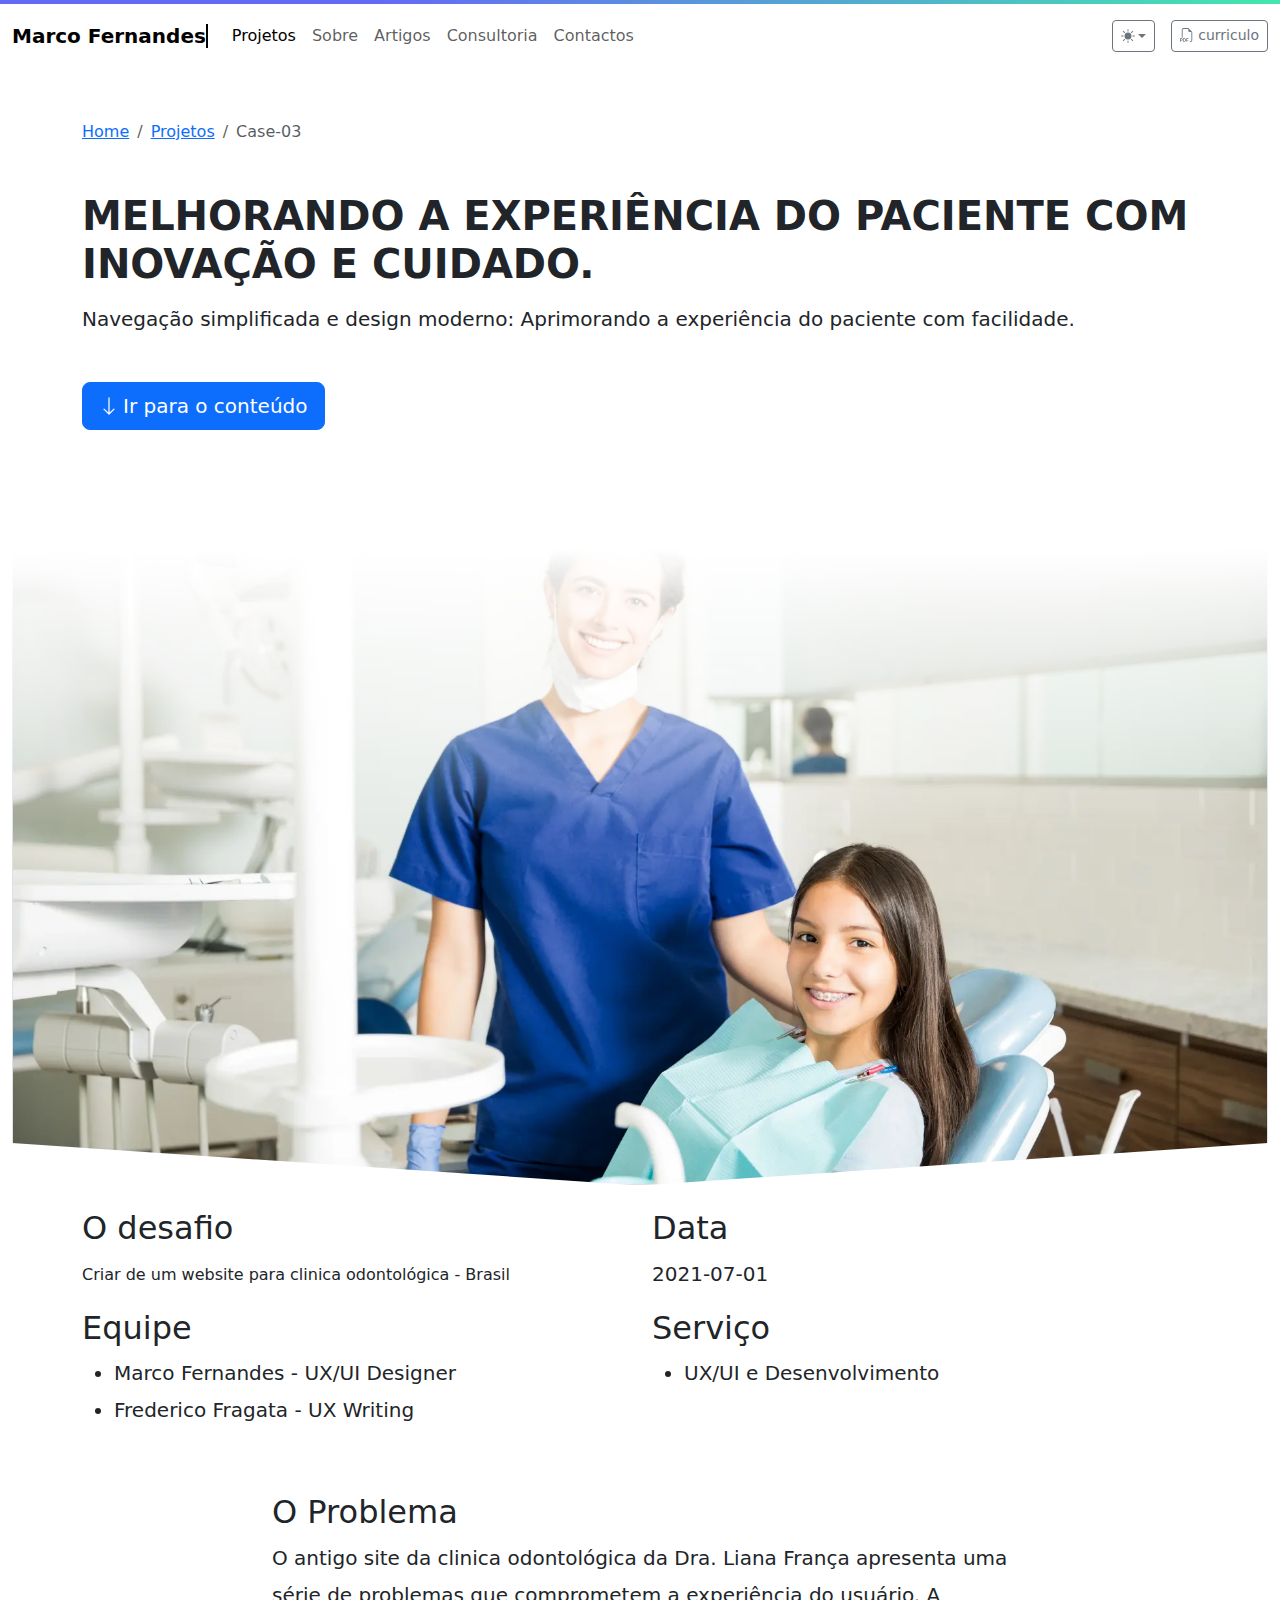
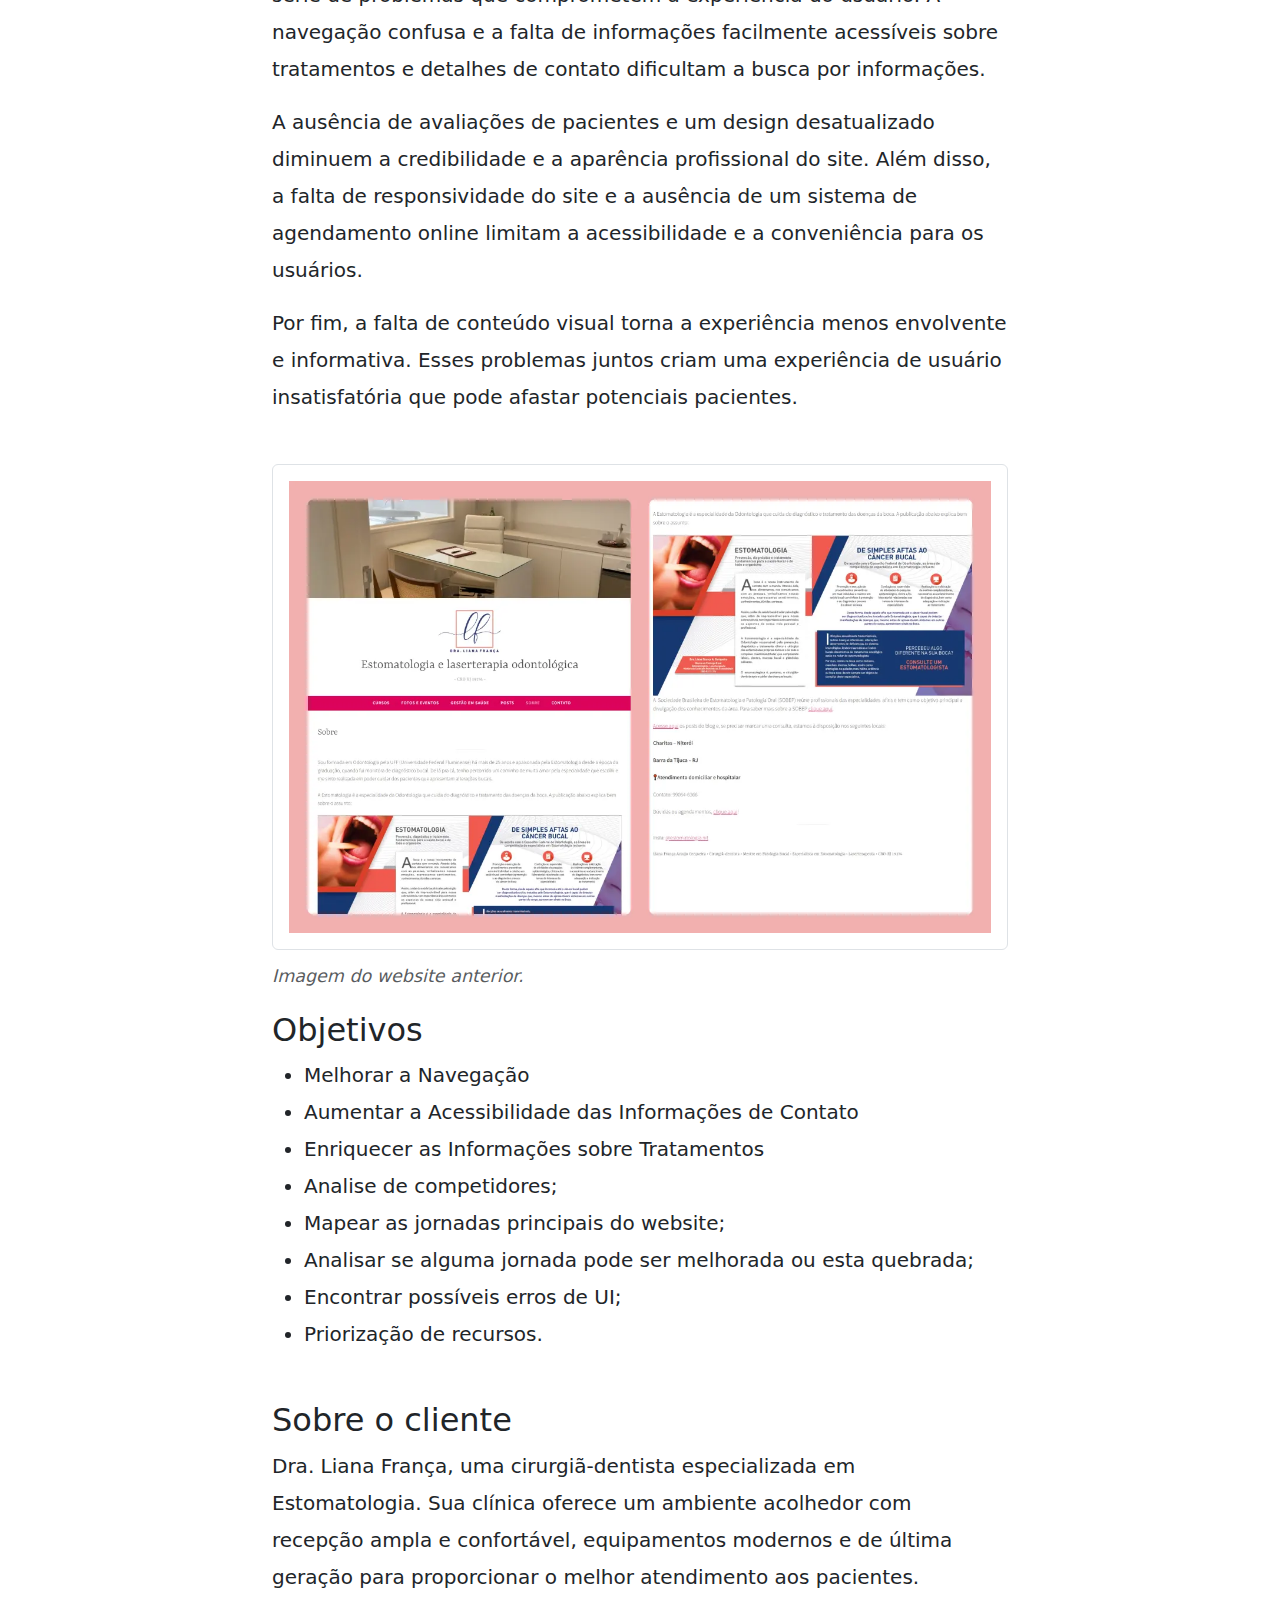
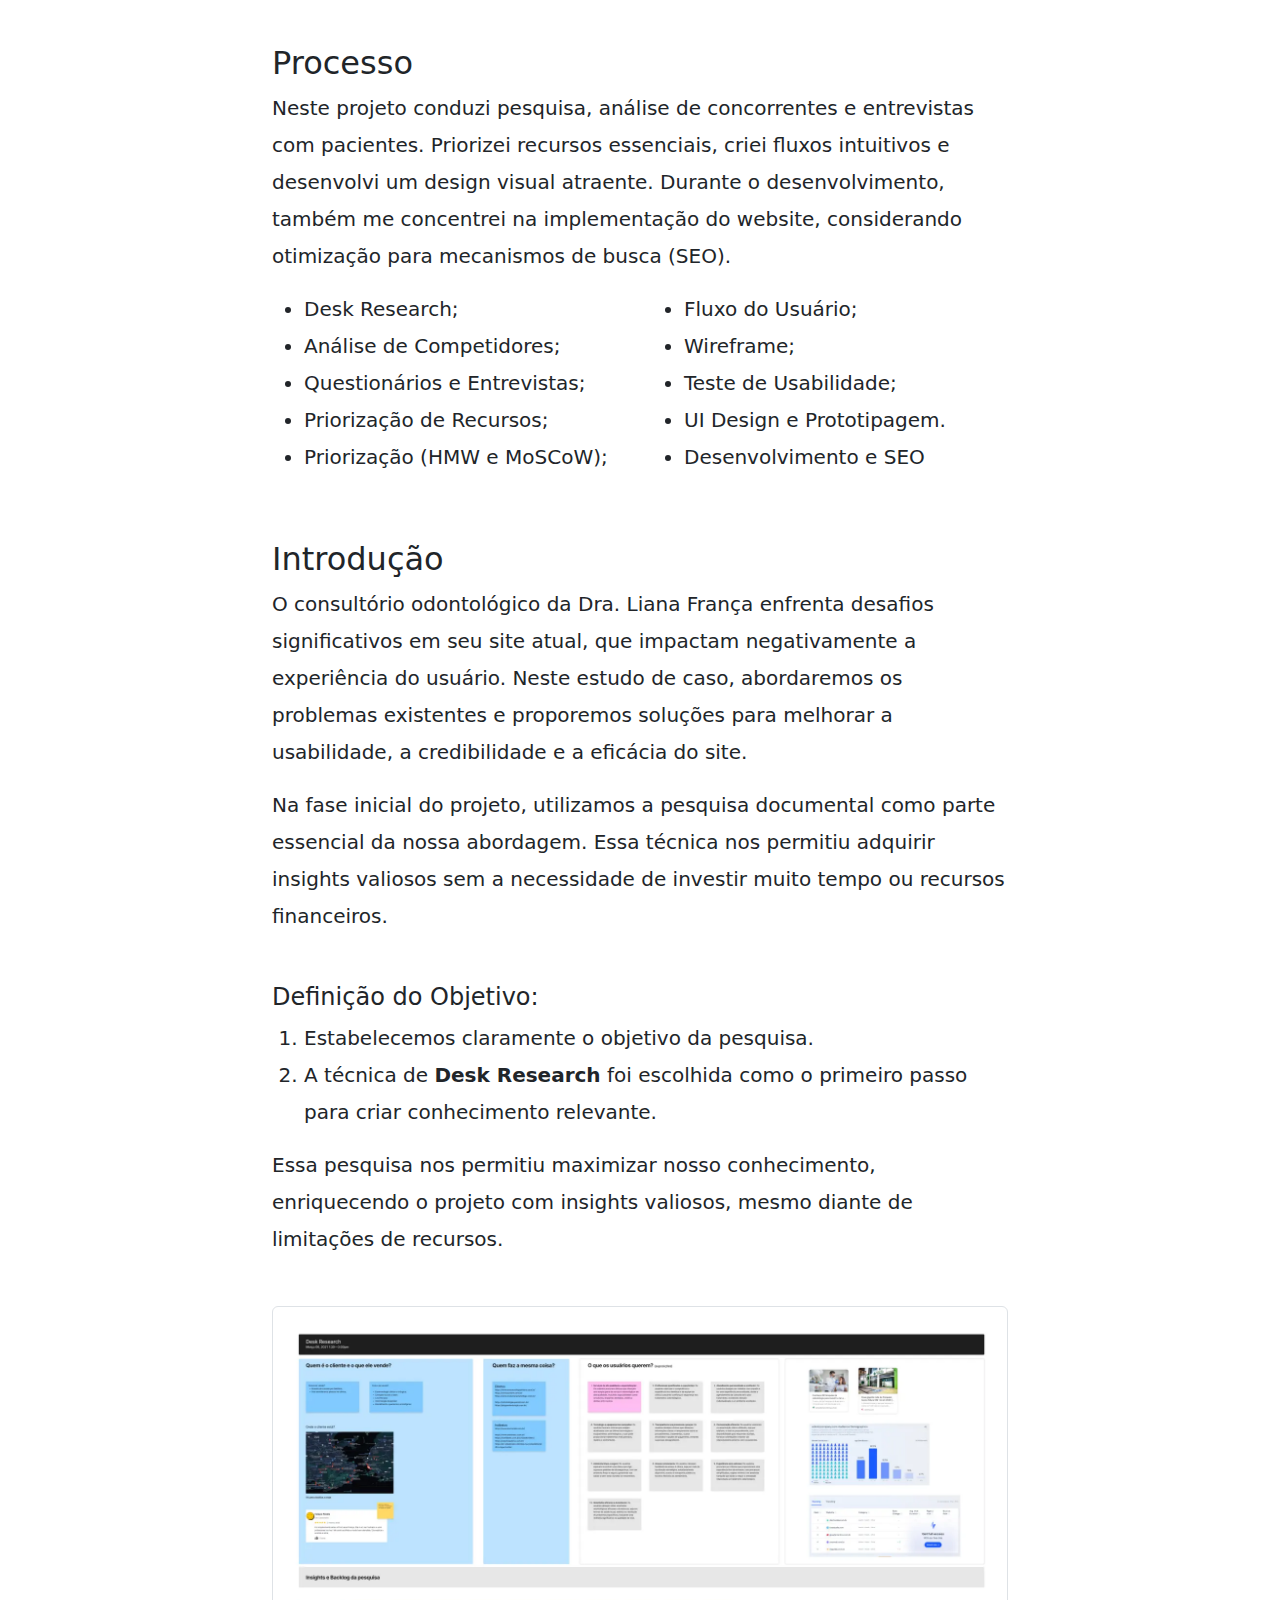
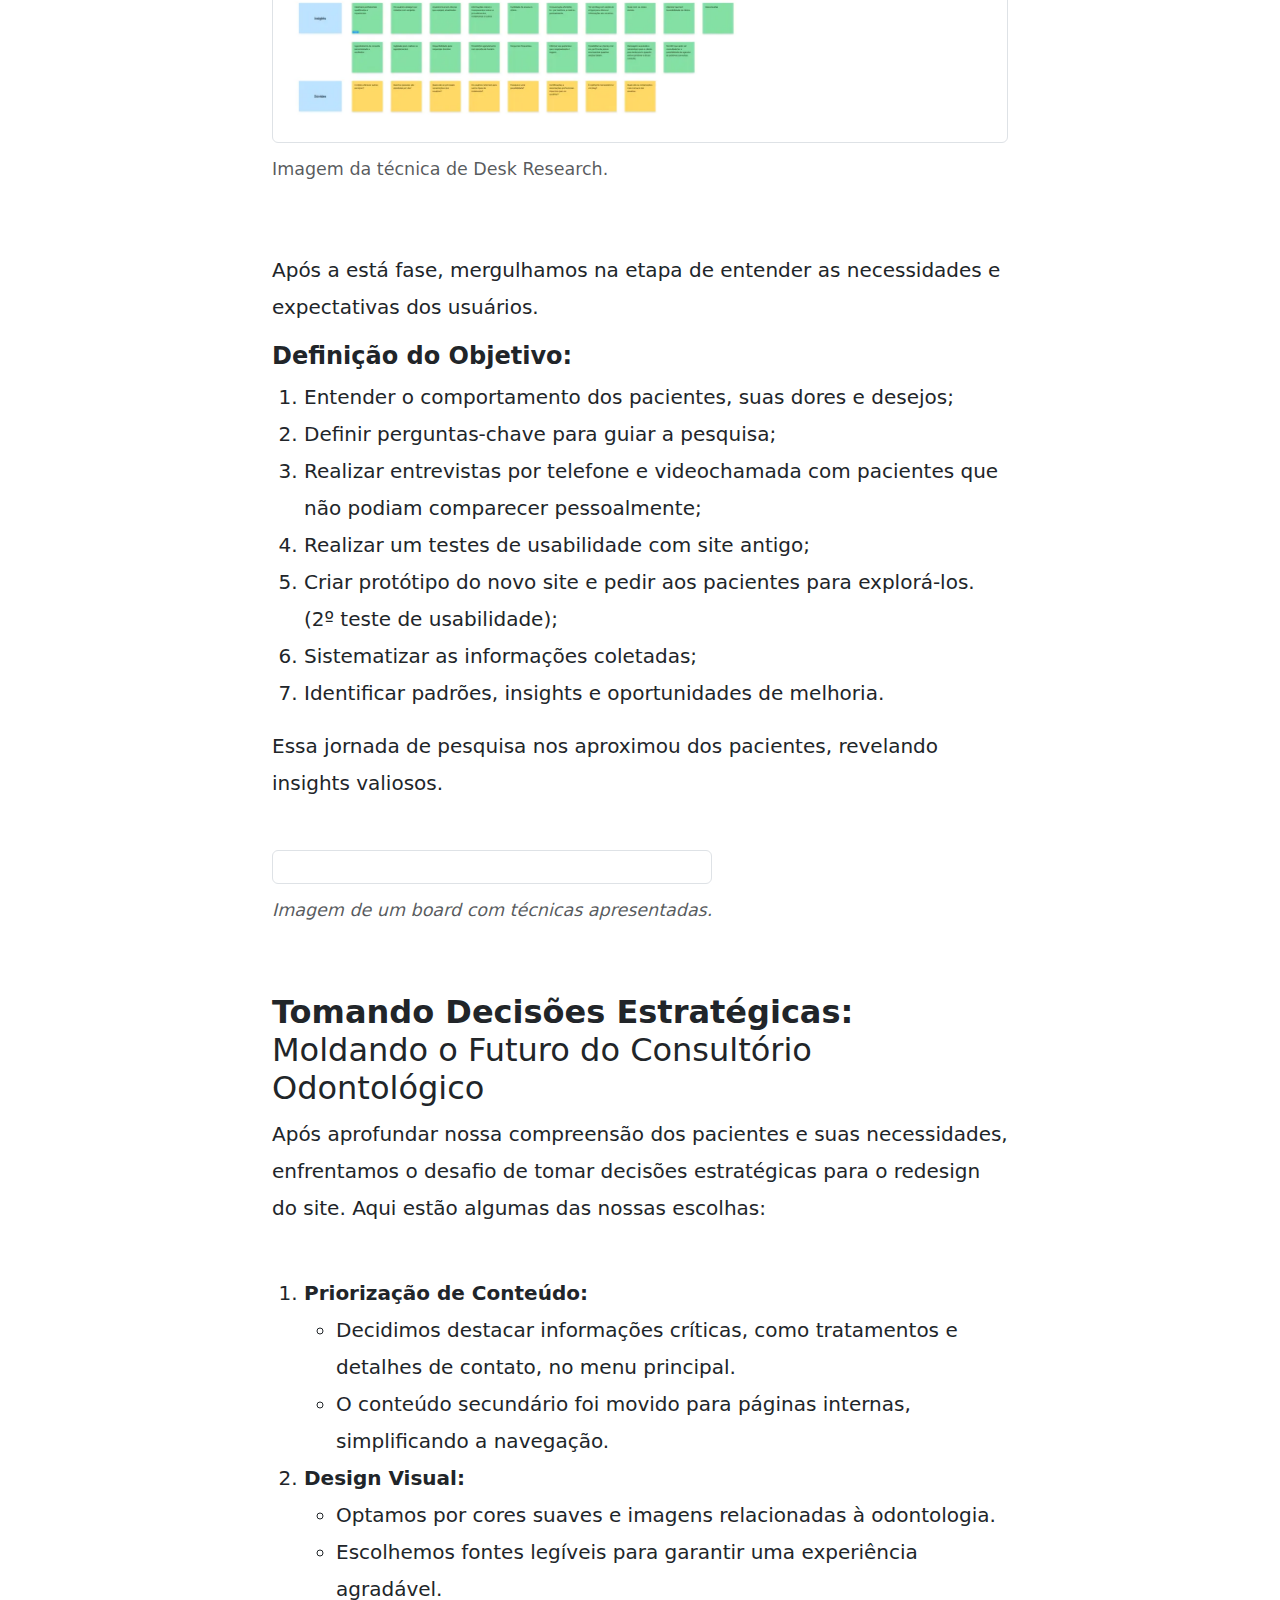
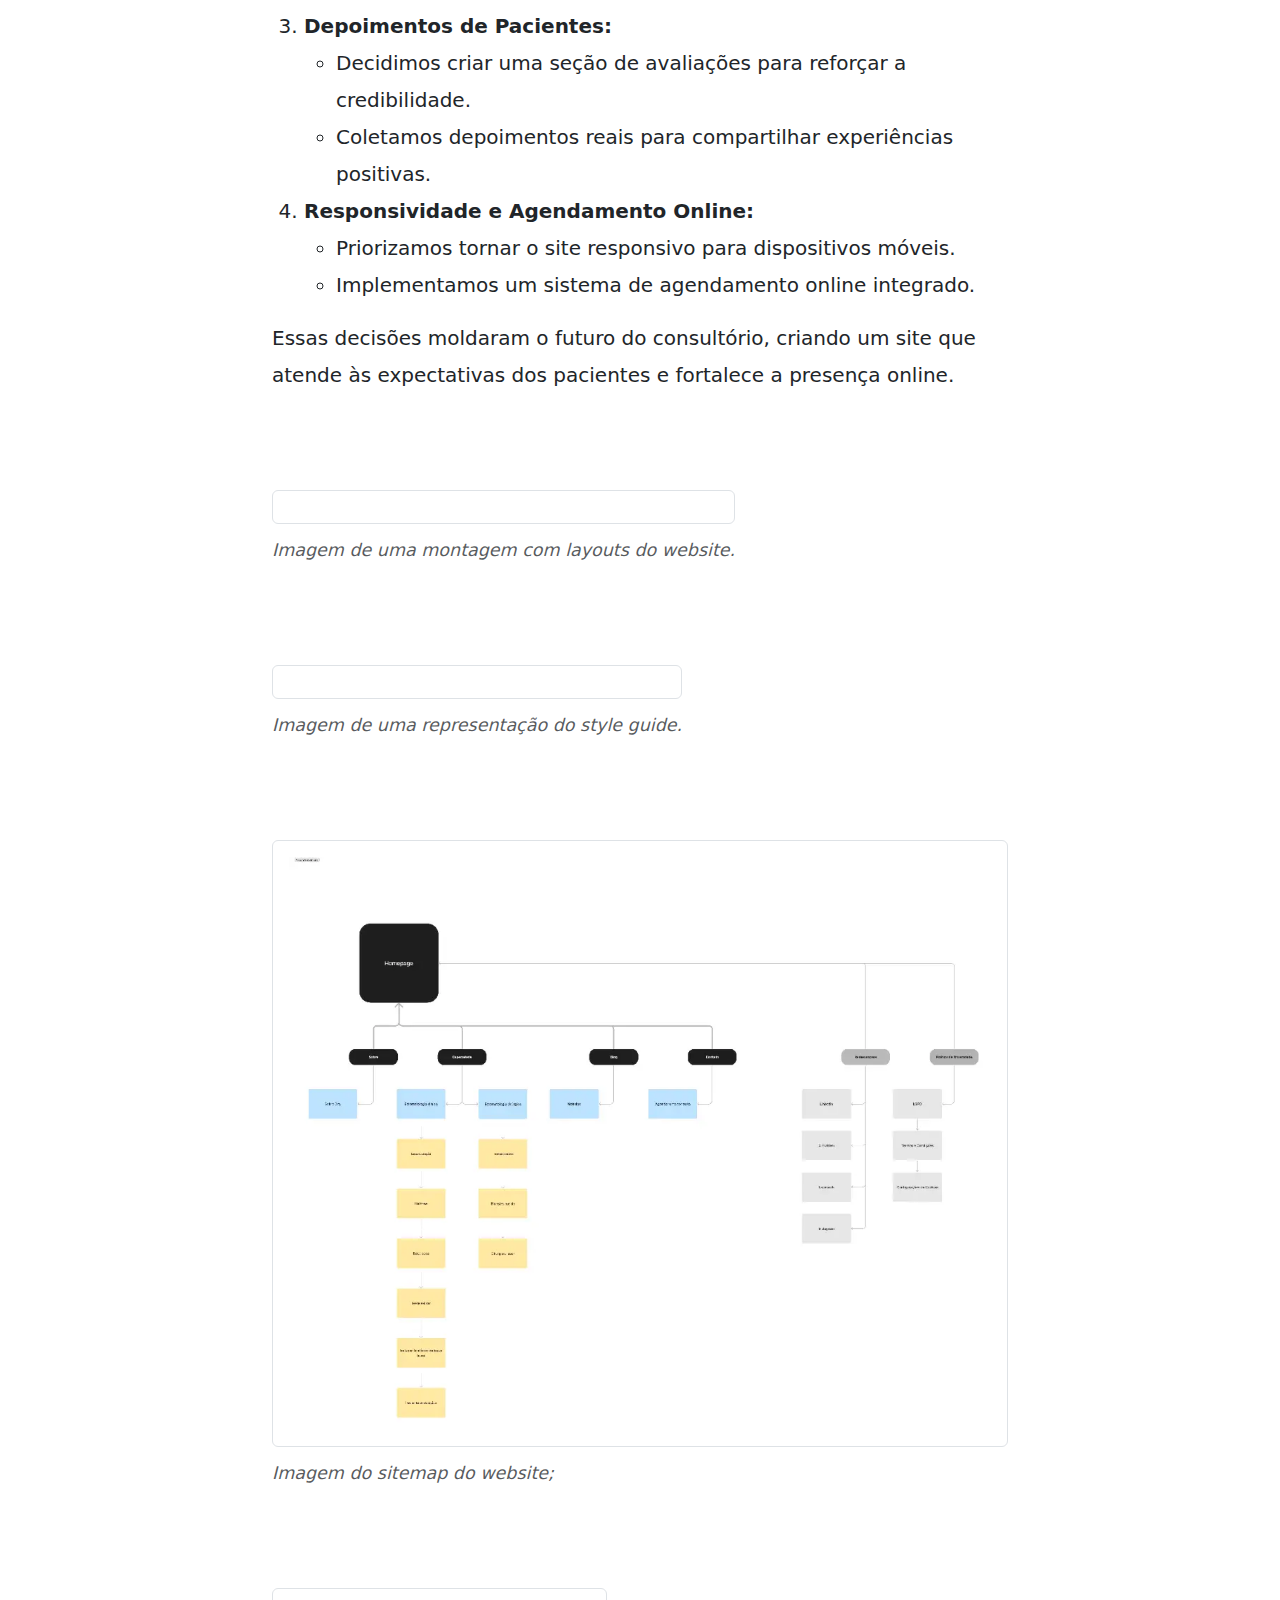
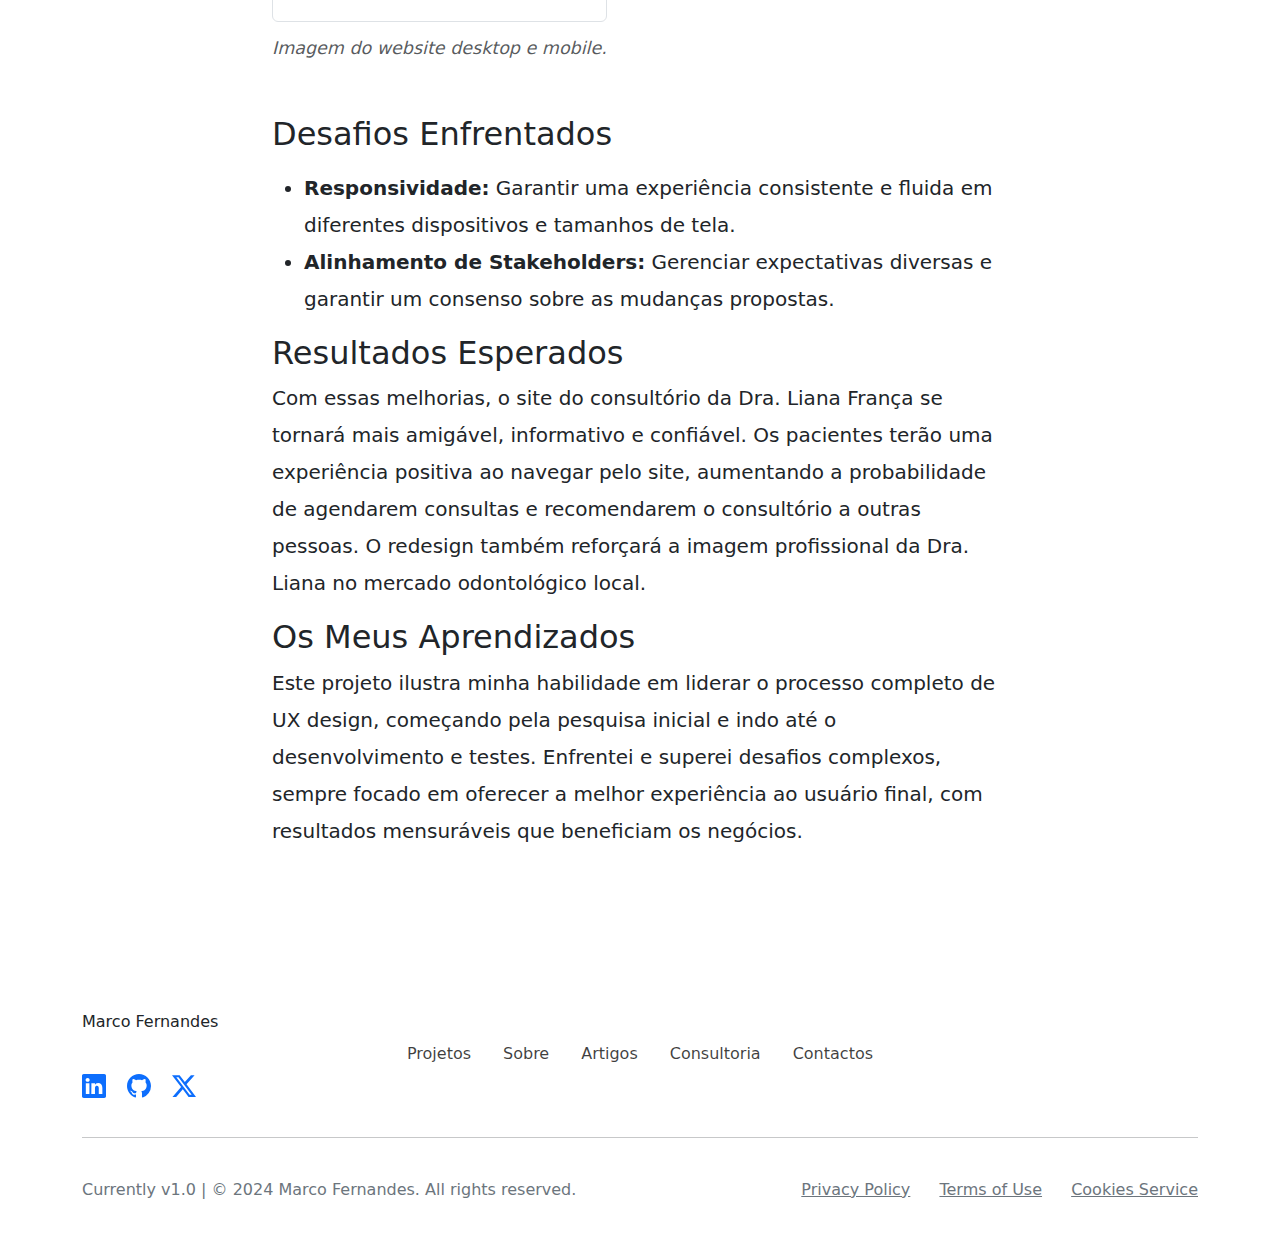
<file: case-3.html>
<!DOCTYPE html>
<html data-bs-theme="auto" lang="pt-br">

<head>
  <meta charset="utf-8">
  <meta name="viewport" content="width=device-width, initial-scale=1.0, shrink-to-fit=no">
  <title>Projeto / Case-03</title>
  <meta name="theme-color" content="#1A1A1A">
  <link rel="canonical" href="https://ds-front.github.io/portfolio-ux/case-3.html">
  <meta property="og:url" content="https://ds-front.github.io/portfolio-ux/case-3.html">
  <meta name="twitter:image"
    content="https://ds-front.github.io/portfolio-ux/assets/img/app_images/android/android-launchericon-512-512.png">
  <meta name="twitter:title" content="Portfolio - Marco Fernandes">
  <meta name="twitter:card" content="summary_large_image">
  <meta property="og:description"
    content="Explore meu trabalho como UX Designer, onde crio experiências incríveis para os usuários. Veja meus projetos, estudos de caso e paixão pelo design centrado no usuário.">
  <meta property="og:title" content="Portfolio - Marco Fernandes">
  <meta name="twitter:description"
    content="Explore meu trabalho como UX Designer, onde crio experiências incríveis para os usuários. Veja meus projetos, estudos de caso e paixão pelo design centrado no usuário.">
  <meta property="og:image"
    content="https://ds-front.github.io/portfolio-ux/assets/img/app_images/android/android-launchericon-512-512.png">
  <meta property="og:type" content="website">
  <meta name="description"
    content="Explore meu trabalho como UX Designer, onde crio experiências incríveis para os usuários. Veja meus projetos, estudos de caso e paixão pelo design centrado no usuário.">
  <script>!function () { const e = () => localStorage.getItem("theme"), t = document.documentElement.getAttribute("data-bss-forced-theme"), a = () => { if (t) return t; const a = e(); if (a) return a; const r = document.documentElement.getAttribute("data-bs-theme"); return r || (window.matchMedia("(prefers-color-scheme: dark)").matches ? "dark" : "light") }, r = e => { "auto" === e && window.matchMedia("(prefers-color-scheme: dark)").matches ? document.documentElement.setAttribute("data-bs-theme", "dark") : document.documentElement.setAttribute("data-bs-theme", e) }; r(a()); const c = (e, t = !1) => { const a = [].slice.call(document.querySelectorAll(".theme-switcher")); if (a.length) { document.querySelectorAll("[data-bs-theme-value]").forEach((e => { e.classList.remove("active"), e.setAttribute("aria-pressed", "false") })); for (const t of a) { const a = t.querySelector('[data-bs-theme-value="' + e + '"]'); a && (a.classList.add("active"), a.setAttribute("aria-pressed", "true")) } } }; window.matchMedia("(prefers-color-scheme: dark)").addEventListener("change", (() => { const t = e(); "light" !== t && "dark" !== t && r(a()) })), window.addEventListener("DOMContentLoaded", (() => { c(a()), document.querySelectorAll("[data-bs-theme-value]").forEach((e => { e.addEventListener("click", (t => { t.preventDefault(); const a = e.getAttribute("data-bs-theme-value"); (e => { localStorage.setItem("theme", e) })(a), r(a), c(a) })) })) })) }();</script>
  <link rel="apple-touch-icon" type="image/png" sizes="180x180"
    href="assets/img/app_images/ios/180.png?h=03b4019a42075ae1191aea0694d37dfe">
  <link rel="icon" type="image/png" sizes="16x16"
    href="assets/img/app_images/android/android-launchericon-dark-16x16.png?h=17ea0e25e695905f65c3596e670bdb70">
  <link rel="icon" type="image/png" sizes="32x32"
    href="assets/img/app_images/android/android-launchericon-dark-32x32.png?h=17ea0e25e695905f65c3596e670bdb70"
    media="(prefers-color-scheme: dark)">
  <link rel="icon" type="image/png" sizes="32x32"
    href="assets/img/app_images/ios/32.png?h=03b4019a42075ae1191aea0694d37dfe">
  <link rel="icon" type="image/png" sizes="192x192"
    href="assets/img/app_images/android/android-launchericon-192-192.png?h=22e7d3311504b15aba5c69bd461bec0f"
    media="(prefers-color-scheme: dark)">
  <link rel="icon" type="image/png" sizes="180x180"
    href="assets/img/app_images/ios/180.png?h=03b4019a42075ae1191aea0694d37dfe">
  <link rel="icon" type="image/png" sizes="192x192"
    href="assets/img/app_images/android/android-launchericon-192-192.png?h=22e7d3311504b15aba5c69bd461bec0f">
  <link rel="icon" type="image/png" sizes="512x512"
    href="assets/img/app_images/android/android-launchericon-512-512.png?h=22e7d3311504b15aba5c69bd461bec0f">
  <link rel="stylesheet" href="assets/bootstrap/css/bootstrap.min.css?h=530d5e8690ae4adcb14a091296ff6c34">
  <link rel="manifest" href="manifest.json?h=bc295bcb769ef9d33d0fac48ad659952" crossorigin="use-credentials">
  <link rel="stylesheet" href="assets/css/styles.min.css?h=de04820741dfcd638c6d8d48e1820f97">
</head>

<body>
  <div class="skippy visually-hidden-focusable overflow-hidden">
    <div class="container"><a class="d-inline-flex p-2 m-1" href="#main">Skip to main content</a></div>
  </div>
  <div class="c-indicator"></div>
  <nav class="navbar navbar-expand-md sticky-top bg-body py-3">
    <div class="container-fluid"><a class="navbar-brand" href="index.html"><span class="fw-bold cursor-efect">Marco
          Fernandes</span></a><button data-bs-toggle="collapse" class="navbar-toggler" data-bs-target="#navcol-2"><span
          class="visually-hidden">Toggle navigation</span><span class="navbar-toggler-icon"></span></button>
      <div class="collapse navbar-collapse" id="navcol-2">
        <ul class="navbar-nav d-flex me-auto justify-content-sm-start justify-content-xxl-center">
          <li class="nav-item"><a class="nav-link active" href="index.html#ancor-projetos">Projetos</a></li>
          <li class="nav-item"><a class="nav-link" href="index.html#ancor-sobre-mim">Sobre</a></li>
          <li class="nav-item"><a class="nav-link" href="index.html#ancor-artigos">Artigos</a></li>
          <li class="nav-item"><a class="nav-link" href="#">Consultoria</a></li>
          <li class="nav-item"><a class="nav-link" href="index.html#ancor-contato">Contactos</a></li>
        </ul>
        <div class="d-inline-flex mt-3 mt-md-0">
          <div class="dropdown bd-mode-toggle"><button
              class="btn btn-outline-secondary btn-sm d-flex align-items-center dropdown-toggle btn-bd-primary"
              id="bd-theme" type="button" aria-expanded="false" data-bs-toggle="dropdown"
              aria-label="Toggle theme (auto)"><svg class="d-none" xmlns="http://www.w3.org/2000/svg">
                <symbol id="check2" viewBox="0 0 16 16">
                  <path
                    d="M13.854 3.646a.5.5 0 0 1 0 .708l-7 7a.5.5 0 0 1-.708 0l-3.5-3.5a.5.5 0 1 1 .708-.708L6.5 10.293l6.646-6.647a.5.5 0 0 1 .708 0z">
                  </path>
                </symbol>
                <symbol id="circle-half" viewBox="0 0 16 16">
                  <path d="M8 15A7 7 0 1 0 8 1v14zm0 1A8 8 0 1 1 8 0a8 8 0 0 1 0 16z"></path>
                </symbol>
                <symbol id="moon-stars-fill" viewBox="0 0 16 16">
                  <path
                    d="M6 .278a.768.768 0 0 1 .08.858 7.208 7.208 0 0 0-.878 3.46c0 4.021 3.278 7.277 7.318 7.277.527 0 1.04-.055 1.533-.16a.787.787 0 0 1 .81.316.733.733 0 0 1-.031.893A8.349 8.349 0 0 1 8.344 16C3.734 16 0 12.286 0 7.71 0 4.266 2.114 1.312 5.124.06A.752.752 0 0 1 6 .278z">
                  </path>
                  <path
                    d="M10.794 3.148a.217.217 0 0 1 .412 0l.387 1.162c.173.518.579.924 1.097 1.097l1.162.387a.217.217 0 0 1 0 .412l-1.162.387a1.734 1.734 0 0 0-1.097 1.097l-.387 1.162a.217.217 0 0 1-.412 0l-.387-1.162A1.734 1.734 0 0 0 9.31 6.593l-1.162-.387a.217.217 0 0 1 0-.412l1.162-.387a1.734 1.734 0 0 0 1.097-1.097l.387-1.162zM13.863.099a.145.145 0 0 1 .274 0l.258.774c.115.346.386.617.732.732l.774.258a.145.145 0 0 1 0 .274l-.774.258a1.156 1.156 0 0 0-.732.732l-.258.774a.145.145 0 0 1-.274 0l-.258-.774a1.156 1.156 0 0 0-.732-.732l-.774-.258a.145.145 0 0 1 0-.274l.774-.258c.346-.115.617-.386.732-.732L13.863.1z">
                  </path>
                </symbol>
                <symbol id="sun-fill" viewBox="0 0 16 16">
                  <path
                    d="M8 12a4 4 0 1 0 0-8 4 4 0 0 0 0 8zM8 0a.5.5 0 0 1 .5.5v2a.5.5 0 0 1-1 0v-2A.5.5 0 0 1 8 0zm0 13a.5.5 0 0 1 .5.5v2a.5.5 0 0 1-1 0v-2A.5.5 0 0 1 8 13zm8-5a.5.5 0 0 1-.5.5h-2a.5.5 0 0 1 0-1h2a.5.5 0 0 1 .5.5zM3 8a.5.5 0 0 1-.5.5h-2a.5.5 0 0 1 0-1h2A.5.5 0 0 1 3 8zm10.657-5.657a.5.5 0 0 1 0 .707l-1.414 1.415a.5.5 0 1 1-.707-.708l1.414-1.414a.5.5 0 0 1 .707 0zm-9.193 9.193a.5.5 0 0 1 0 .707L3.05 13.657a.5.5 0 0 1-.707-.707l1.414-1.414a.5.5 0 0 1 .707 0zm9.193 2.121a.5.5 0 0 1-.707 0l-1.414-1.414a.5.5 0 0 1 .707-.707l1.414 1.414a.5.5 0 0 1 0 .707zM4.464 4.465a.5.5 0 0 1-.707 0L2.343 3.05a.5.5 0 1 1 .707-.707l1.414 1.414a.5.5 0 0 1 0 .708z">
                  </path>
                </symbol>
              </svg><svg class="bi my-1 theme-icon-active" width="1em" height="1em">
                <use href="#circle-half"></use>
              </svg><span class="visually-hidden" id="bd-theme-text">Toggle theme</span></button>
            <ul class="shadow dropdown-menu dropdown-menu-lg-end dropdown-menu-xs-start py-0"
              aria-labelledby="bd-theme-text">
              <li><button class="dropdown-item d-flex align-items-center" type="button" data-bs-theme-value="light"
                  aria-pressed="false"><svg class="bi me-2 opacity-50 theme-icon" width="1em" height="1em">
                    <use href="#sun-fill"></use>
                  </svg> Light <svg class="bi ms-auto d-none" width="1em" height="1em">
                    <use href="#check2"></use>
                  </svg></button></li>
              <li><button class="dropdown-item d-flex align-items-center" type="button" data-bs-theme-value="dark"
                  aria-pressed="false"><svg class="bi me-2 opacity-50 theme-icon" width="1em" height="1em">
                    <use href="#moon-stars-fill"></use>
                  </svg> Dark <svg class="bi ms-auto d-none" width="1em" height="1em">
                    <use href="#check2"></use>
                  </svg></button></li>
              <li><button class="active dropdown-item d-flex align-items-center" type="button"
                  data-bs-theme-value="auto" aria-pressed="true"><svg class="bi me-2 opacity-50 theme-icon" width="1em"
                    height="1em">
                    <use href="#circle-half"></use>
                  </svg> Auto <svg class="bi ms-auto d-none" width="1em" height="1em">
                    <use href="#check2"></use>
                  </svg></button></li>
            </ul>
          </div><a class="btn btn-outline-secondary btn-sm ms-3" role="button" href="#"><span class="pe-1"><svg
                xmlns="http://www.w3.org/2000/svg" width="1em" height="1em" fill="currentColor" viewBox="0 0 16 16"
                class="bi bi-filetype-pdf">
                <path fill-rule="evenodd"
                  d="M14 4.5V14a2 2 0 0 1-2 2h-1v-1h1a1 1 0 0 0 1-1V4.5h-2A1.5 1.5 0 0 1 9.5 3V1H4a1 1 0 0 0-1 1v9H2V2a2 2 0 0 1 2-2h5.5zM1.6 11.85H0v3.999h.791v-1.342h.803c.287 0 .531-.057.732-.173.203-.117.358-.275.463-.474a1.42 1.42 0 0 0 .161-.677c0-.25-.053-.476-.158-.677a1.176 1.176 0 0 0-.46-.477c-.2-.12-.443-.179-.732-.179Zm.545 1.333a.795.795 0 0 1-.085.38.574.574 0 0 1-.238.241.794.794 0 0 1-.375.082H.788V12.48h.66c.218 0 .389.06.512.181.123.122.185.296.185.522Zm1.217-1.333v3.999h1.46c.401 0 .734-.08.998-.237a1.45 1.45 0 0 0 .595-.689c.13-.3.196-.662.196-1.084 0-.42-.065-.778-.196-1.075a1.426 1.426 0 0 0-.589-.68c-.264-.156-.599-.234-1.005-.234H3.362Zm.791.645h.563c.248 0 .45.05.609.152a.89.89 0 0 1 .354.454c.079.201.118.452.118.753a2.3 2.3 0 0 1-.068.592 1.14 1.14 0 0 1-.196.422.8.8 0 0 1-.334.252 1.298 1.298 0 0 1-.483.082h-.563v-2.707Zm3.743 1.763v1.591h-.79V11.85h2.548v.653H7.896v1.117h1.606v.638H7.896Z">
                </path>
              </svg></span>curriculo</a>
        </div>
      </div>
    </div>
  </nav>
  <header>
    <div class="container py-4 py-xl-5">
      <div class="row">
        <div class="col">
          <ol class="breadcrumb mb-5">
            <li class="breadcrumb-item"><a href="index.html"><span>Home</span></a></li>
            <li class="breadcrumb-item"><a href="index.html#ancor-projetos"><span>Projetos</span></a></li>
            <li class="breadcrumb-item active"><span>Case-03</span></li>
          </ol>
        </div>
      </div>
      <div class="row gy-4 gy-md-0 row-cols-1">
        <div class="col align-items-center justify-content-md-start align-items-md-center justify-content-xl-center">
          <div>
            <h1 class="text-uppercase fw-bold">Melhorando a experiência do paciente com inovação e cuidado.</h1>
            <p class="lead my-3">Navegação simplificada e design moderno: Aprimorando a experiência do paciente com
              facilidade.</p>
            <div class="d-grid d-sm-flex justify-content-sm-center justify-content-md-start gap-4 mt-5 c-ation-button">
              <a class="btn btn-primary btn-lg me-md-3" role="button" href="#ancor-case-01"><span class="pe-1"><svg
                    xmlns="http://www.w3.org/2000/svg" width="1em" height="1em" fill="currentColor" viewBox="0 0 16 16"
                    class="bi bi-arrow-down">
                    <path fill-rule="evenodd"
                      d="M8 1a.5.5 0 0 1 .5.5v11.793l3.146-3.147a.5.5 0 0 1 .708.708l-4 4a.5.5 0 0 1-.708 0l-4-4a.5.5 0 0 1 .708-.708L7.5 13.293V1.5A.5.5 0 0 1 8 1">
                    </path>
                  </svg></span>Ir para o conteúdo</a>
            </div>
          </div>
        </div>
      </div>
    </div>
    <div class="container-fluid">
      <div class="row">
        <div class="col">
          <div class="image-poligon"><img class="rounded img-fluid w-100 object-fit-cover border"
              src="assets/img/cases/03-case/hero_02.webp?h=5b5847240d4359193680d12abf2b9bcf"></div>
        </div>
      </div>
    </div>
  </header>
  <main id="main" class="l-main">
    <article id="ancor-case-01" class="l-article py-4 py-xl-7">
      <header class="c-article__header">
        <div class="container">
          <div class="row row-cols-1 row-cols-md-2 row-cols-xxl-4">
            <div class="col">
              <h2>O desafio</h2>
              <p class="fs-6">Criar de um website para clinica odontológica - Brasil</p>
            </div>
            <div class="col">
              <h2>Data</h2>
              <p><time datetime="2024-0701">2021-07-01</time></p>
            </div>
            <div class="col">
              <h2>Equipe</h2>
              <ul>
                <li>Marco Fernandes - UX/UI Designer</li>
                <li>Frederico Fragata - UX Writing</li>
              </ul>
            </div>
            <div class="col">
              <h2>Serviço</h2>
              <ul>
                <li>UX/UI e Desenvolvimento</li>
              </ul>
            </div>
          </div>
        </div>
      </header>
      <div class="container richtext py-4 py-xl-5">
        <div class="row gy-5 justify-content-center">
          <div class="col-12 col-lg-8">
            <h2>O Problema</h2>
            <p class="lead">O antigo site da clinica odontológica da Dra. Liana França apresenta uma série de problemas
              que comprometem a experiência do usuário. A navegação confusa e a falta de informações facilmente
              acessíveis sobre tratamentos e detalhes de contato dificultam a busca por informações.&nbsp;</p>
            <p class="lead">A ausência de avaliações de pacientes e um design desatualizado diminuem a credibilidade e a
              aparência profissional do site. Além disso, a falta de <strong>responsividade</strong> do site e a
              ausência de um sistema de agendamento online limitam a <strong>acessibilidade</strong> e a conveniência
              para os usuários.</p>
            <p class="lead mb-5">Por fim, a falta de conteúdo visual torna a experiência menos envolvente e informativa.
              Esses problemas juntos criam uma experiência de usuário insatisfatória que pode afastar potenciais
              pacientes.</p>
            <figure class="figure position-relative imagem-ampliavel custom-caption" onclick="alternarImagem(event)"
              loading="lazy"><button class="btn btn-dark btn-sm btn-fechar" type="button"><svg
                  xmlns="http://www.w3.org/2000/svg" width="1em" height="1em" fill="currentColor" viewBox="0 0 16 16"
                  class="bi bi-arrows-angle-contract">
                  <path fill-rule="evenodd"
                    d="M.172 15.828a.5.5 0 0 0 .707 0l4.096-4.096V14.5a.5.5 0 1 0 1 0v-3.975a.5.5 0 0 0-.5-.5H1.5a.5.5 0 0 0 0 1h2.768L.172 15.121a.5.5 0 0 0 0 .707zM15.828.172a.5.5 0 0 0-.707 0l-4.096 4.096V1.5a.5.5 0 1 0-1 0v3.975a.5.5 0 0 0 .5.5H14.5a.5.5 0 0 0 0-1h-2.768L15.828.879a.5.5 0 0 0 0-.707z">
                  </path>
                </svg></button><img class="rounded img-fluid figure-img object-fit-cover border"
                src="assets/img/cases/03-case/site-antigo.webp?h=8ef6755cb8c1a299cf8b043b81eaeb05">
              <figcaption class="figure-caption fst-italic">Imagem do website anterior.</figcaption>
            </figure>
            <h2>Objetivos</h2>
            <ul class="mb-5">
              <li>Melhorar a Navegação</li>
              <li>Aumentar a Acessibilidade das Informações de Contato</li>
              <li>Enriquecer as Informações sobre Tratamentos</li>
              <li>Analise de competidores;</li>
              <li>Mapear as jornadas principais do website;</li>
              <li>Analisar se alguma jornada pode ser melhorada ou esta quebrada;</li>
              <li>Encontrar possíveis erros de UI;</li>
              <li>Priorização de recursos.</li>
            </ul>
            <h2>Sobre o cliente</h2>
            <p class="mb-5">Dra. Liana França, uma cirurgiã-dentista especializada em Estomatologia. Sua clínica oferece
              um ambiente acolhedor com recepção ampla e confortável, equipamentos modernos e de última geração para
              proporcionar o melhor atendimento aos pacientes.</p>
            <h2>Processo</h2>
            <p>Neste projeto conduzi pesquisa, análise de concorrentes e entrevistas com pacientes. Priorizei recursos
              essenciais, criei fluxos intuitivos e desenvolvi um design visual atraente. Durante o desenvolvimento,
              também me concentrei na implementação do website, considerando otimização para mecanismos de busca (SEO).
            </p>
            <div class="row row-cols-1 row-cols-md-2 mb-5">
              <div class="col">
                <ul>
                  <li>Desk Research;</li>
                  <li>Análise de Competidores;</li>
                  <li>Questionários e Entrevistas;</li>
                  <li>Priorização de Recursos;</li>
                  <li>Priorização (HMW e MoSCoW);</li>
                </ul>
              </div>
              <div class="col">
                <ul>
                  <li>Fluxo do Usuário;</li>
                  <li>Wireframe;</li>
                  <li>Teste de Usabilidade;</li>
                  <li>UI Design e Prototipagem.</li>
                  <li>Desenvolvimento e SEO</li>
                </ul>
              </div>
            </div>
            <h2>Introdução</h2>
            <p>O consultório odontológico da Dra. Liana França enfrenta desafios significativos em seu site atual, que
              impactam negativamente a experiência do usuário. Neste estudo de caso, abordaremos os problemas existentes
              e proporemos soluções para melhorar a usabilidade, a credibilidade e a eficácia do site.</p>
            <p class="mb-5">Na fase inicial do projeto, utilizamos a pesquisa documental como parte essencial da nossa
              abordagem. Essa técnica nos permitiu adquirir insights valiosos sem a necessidade de investir muito tempo
              ou recursos financeiros.</p>
            <h3 class="fs-4">Definição do Objetivo:</h3>
            <ol>
              <li>Estabelecemos claramente o objetivo da pesquisa.</li>
              <li>A técnica de <strong>Desk Research</strong> foi escolhida como o primeiro passo para criar
                conhecimento relevante.</li>
            </ol>
            <p class="mb-5">Essa pesquisa nos permitiu maximizar nosso conhecimento, enriquecendo o projeto com insights
              valiosos, mesmo diante de limitações de recursos.</p>
            <figure class="figure position-relative imagem-ampliavel custom-caption" onclick="alternarImagem(event)"
              loading="lazy"><button class="btn btn-dark btn-sm btn-fechar" type="button"><svg
                  xmlns="http://www.w3.org/2000/svg" width="1em" height="1em" fill="currentColor" viewBox="0 0 16 16"
                  class="bi bi-arrows-angle-contract">
                  <path fill-rule="evenodd"
                    d="M.172 15.828a.5.5 0 0 0 .707 0l4.096-4.096V14.5a.5.5 0 1 0 1 0v-3.975a.5.5 0 0 0-.5-.5H1.5a.5.5 0 0 0 0 1h2.768L.172 15.121a.5.5 0 0 0 0 .707zM15.828.172a.5.5 0 0 0-.707 0l-4.096 4.096V1.5a.5.5 0 1 0-1 0v3.975a.5.5 0 0 0 .5.5H14.5a.5.5 0 0 0 0-1h-2.768L15.828.879a.5.5 0 0 0 0-.707z">
                  </path>
                </svg></button><img class="rounded img-fluid figure-img object-fit-cover border"
                src="assets/img/cases/03-case/deskresearch.webp?h=931dae2ad26289207dd91c6ded55d2f4">
              <figcaption class="figure-caption">Imagem da técnica de Desk Research.</figcaption>
            </figure>
            <p class="mt-5">Após a está fase, mergulhamos na etapa de entender as necessidades e expectativas dos
              usuários.</p>
            <h3 class="fs-4"><strong>Definição do Objetivo:</strong></h3>
            <ol>
              <li>Entender o comportamento dos pacientes, suas dores e desejos;</li>
              <li>Definir perguntas-chave para guiar a pesquisa;</li>
              <li>Realizar entrevistas por telefone e videochamada com pacientes que não podiam comparecer pessoalmente;
              </li>
              <li>Realizar um testes de usabilidade com site antigo;</li>
              <li>Criar protótipo do novo site e pedir aos pacientes para explorá-los. (2º teste de usabilidade);</li>
              <li>Sistematizar as informações coletadas;</li>
              <li>Identificar padrões, insights e oportunidades de melhoria.</li>
            </ol>
            <p class="mb-5">Essa jornada de pesquisa nos aproximou dos pacientes, revelando insights valiosos.</p>
            <figure class="figure custom-caption"><img
                class="rounded img-fluid figure-img w-100 object-fit-cover border" loading="lazy"
                src="assets/img/cases/03-case/03-case.webp?h=5107c089b2915a89c15823e3062ca9fc">
              <figcaption class="figure-caption fst-italic">Imagem de um board com técnicas apresentadas.</figcaption>
            </figure>
            <h2 class="mt-5"><strong>Tomando Decisões Estratégicas:</strong> Moldando o Futuro do Consultório
              Odontológico</h2>
            <p class="mb-5">Após aprofundar nossa compreensão dos pacientes e suas necessidades, enfrentamos o desafio
              de tomar decisões estratégicas para o redesign do site. Aqui estão algumas das nossas escolhas:</p>
            <ol>
              <li><strong>Priorização de Conteúdo: </strong>
                <ul>
                  <li>Decidimos destacar informações críticas, como tratamentos e detalhes de contato, no menu
                    principal.</li>
                  <li>O conteúdo secundário foi movido para páginas internas, simplificando a navegação.</li>
                </ul>
              </li>
              <li><strong>Design Visual: </strong>
                <ul>
                  <li>Optamos por cores suaves e imagens relacionadas à odontologia.</li>
                  <li>Escolhemos fontes legíveis para garantir uma experiência agradável.</li>
                </ul>
              </li>
              <li><strong>Depoimentos de Pacientes: </strong>
                <ul>
                  <li>Decidimos criar uma seção de avaliações para reforçar a credibilidade.</li>
                  <li>Coletamos depoimentos reais para compartilhar experiências positivas.</li>
                </ul>
              </li>
              <li><strong>Responsividade e Agendamento Online:</strong>
                <ul>
                  <li>Priorizamos tornar o site responsivo para dispositivos móveis.</li>
                  <li>Implementamos um sistema de agendamento online integrado.</li>
                </ul>
              </li>
            </ol>
            <p class="mb-5">Essas decisões moldaram o futuro do consultório, criando um site que atende às expectativas
              dos pacientes e fortalece a presença online.</p>
            <figure class="figure custom-caption my-5"><img
                class="rounded img-fluid figure-img w-100 object-fit-cover border" loading="lazy"
                src="assets/img/cases/03-case/montagem-site.webp?h=1980ea630faca9514606a8bd94c1b089">
              <figcaption class="figure-caption fst-italic">Imagem de uma montagem com layouts do website.</figcaption>
            </figure>
            <figure class="figure custom-caption my-5"><img
                class="rounded img-fluid figure-img w-100 object-fit-cover border" loading="lazy"
                src="assets/img/cases/03-case/styleguide_dra.webp?h=cba23b16e6af9dbc234c911808cad7eb">
              <figcaption class="figure-caption fst-italic">Imagem de uma representação do style guide.</figcaption>
            </figure>
            <figure class="figure position-relative imagem-ampliavel custom-caption my-5"
              onclick="alternarImagem(event)" loading="lazy"><button class="btn btn-dark btn-sm btn-fechar"
                type="button"><svg xmlns="http://www.w3.org/2000/svg" width="1em" height="1em" fill="currentColor"
                  viewBox="0 0 16 16" class="bi bi-arrows-angle-contract">
                  <path fill-rule="evenodd"
                    d="M.172 15.828a.5.5 0 0 0 .707 0l4.096-4.096V14.5a.5.5 0 1 0 1 0v-3.975a.5.5 0 0 0-.5-.5H1.5a.5.5 0 0 0 0 1h2.768L.172 15.121a.5.5 0 0 0 0 .707zM15.828.172a.5.5 0 0 0-.707 0l-4.096 4.096V1.5a.5.5 0 1 0-1 0v3.975a.5.5 0 0 0 .5.5H14.5a.5.5 0 0 0 0-1h-2.768L15.828.879a.5.5 0 0 0 0-.707z">
                  </path>
                </svg></button><img class="rounded img-fluid figure-img object-fit-cover border"
                src="assets/img/cases/03-case/case_estruture..webp?h=68508a0880ca9be55e0221a6dd4e61a9">
              <figcaption class="figure-caption fst-italic">Imagem do sitemap do website;</figcaption>
            </figure>
            <figure class="figure custom-caption my-5"><img
                class="rounded img-fluid figure-img w-100 object-fit-cover border" loading="lazy"
                src="assets/img/cases/03-case/home-dra.webp?h=16f63a2aec0fc1ae61f465e01b4e529d">
              <figcaption class="figure-caption fst-italic">Imagem do website desktop e mobile.</figcaption>
            </figure>
            <h2>Desafios Enfrentados</h2>
            <p></p>
            <ul>
              <li><strong>Responsividade:</strong> Garantir uma experiência consistente e fluida em diferentes
                dispositivos e tamanhos de tela.</li>
              <li><strong>Alinhamento de Stakeholders:</strong> Gerenciar expectativas diversas e garantir um consenso
                sobre as mudanças propostas.</li>
            </ul>
            <h2>Resultados Esperados</h2>
            <p>Com essas melhorias, o site do consultório da Dra. Liana França se tornará mais amigável, informativo e
              confiável. Os pacientes terão uma experiência positiva ao navegar pelo site, aumentando a probabilidade de
              agendarem consultas e recomendarem o consultório a outras pessoas. O redesign também reforçará a imagem
              profissional da Dra. Liana no mercado odontológico local.</p>
            <h2>Os Meus Aprendizados</h2>
            <p>Este projeto ilustra minha habilidade em liderar o processo completo de UX design, começando pela
              pesquisa inicial e indo até o desenvolvimento e testes. Enfrentei e superei desafios complexos, sempre
              focado em oferecer a melhor experiência ao usuário final, com resultados mensuráveis que beneficiam os
              negócios.</p>
          </div>
        </div>
      </div>
    </article>
  </main>
  <footer class="l-footer mt-5 py-4">
    <div class="container">
      <div class="row gy-5 gy-lg-0">
        <div class="col-xxl-4 d-flex d-xxl-flex justify-content-start align-items-xxl-center"><span>Marco
            Fernandes</span></div>
        <div class="col-xxl-5">
          <ul
            class="nav d-flex flex-column align-items-start me-auto flex-sm-row justify-content-sm-center align-items-sm-center"
            aria-label="nav">
            <li class="nav-item"><a class="nav-link active link-body-emphasis link-opacity-75"
                href="index.html#ancor-projetos">Projetos</a></li>
            <li class="nav-item"><a class="nav-link link-body-emphasis link-opacity-75"
                href="index.html#ancor-sobre-mim">Sobre</a></li>
            <li class="nav-item"><a class="nav-link link-body-emphasis link-opacity-75" href="#">Artigos</a></li>
            <li class="nav-item"><a class="nav-link link-body-emphasis link-opacity-75" href="#">Consultoria</a></li>
            <li class="nav-item"><a class="nav-link link-body-emphasis link-opacity-75"
                href="index.html#ancor-contato">Contactos</a></li>
          </ul>
        </div>
        <div class="col-xxl-3 d-xxl-flex justify-content-xxl-end align-items-xxl-center">
          <ul class="list-inline mb-0" aria-label="list">
            <li class="list-inline-item me-3"><a href="#">
                <div class="bs-icon-md bs-icon"><svg xmlns="http://www.w3.org/2000/svg" width="1em" height="1em"
                    fill="currentColor" viewBox="0 0 16 16" class="bi bi-linkedin">
                    <path
                      d="M0 1.146C0 .513.526 0 1.175 0h13.65C15.474 0 16 .513 16 1.146v13.708c0 .633-.526 1.146-1.175 1.146H1.175C.526 16 0 15.487 0 14.854V1.146zm4.943 12.248V6.169H2.542v7.225h2.401m-1.2-8.212c.837 0 1.358-.554 1.358-1.248-.015-.709-.52-1.248-1.342-1.248-.822 0-1.359.54-1.359 1.248 0 .694.521 1.248 1.327 1.248h.016zm4.908 8.212V9.359c0-.216.016-.432.08-.586.173-.431.568-.878 1.232-.878.869 0 1.216.662 1.216 1.634v3.865h2.401V9.25c0-2.22-1.184-3.252-2.764-3.252-1.274 0-1.845.7-2.165 1.193v.025h-.016a5.54 5.54 0 0 1 .016-.025V6.169h-2.4c.03.678 0 7.225 0 7.225h2.4">
                    </path>
                  </svg></div>
              </a></li>
            <li class="list-inline-item me-3"><a href="#">
                <div class="bs-icon-md bs-icon"><svg xmlns="http://www.w3.org/2000/svg" width="1em" height="1em"
                    fill="currentColor" viewBox="0 0 16 16" class="bi bi-github">
                    <path
                      d="M8 0C3.58 0 0 3.58 0 8c0 3.54 2.29 6.53 5.47 7.59.4.07.55-.17.55-.38 0-.19-.01-.82-.01-1.49-2.01.37-2.53-.49-2.69-.94-.09-.23-.48-.94-.82-1.13-.28-.15-.68-.52-.01-.53.63-.01 1.08.58 1.23.82.72 1.21 1.87.87 2.33.66.07-.52.28-.87.51-1.07-1.78-.2-3.64-.89-3.64-3.95 0-.87.31-1.59.82-2.15-.08-.2-.36-1.02.08-2.12 0 0 .67-.21 2.2.82.64-.18 1.32-.27 2-.27.68 0 1.36.09 2 .27 1.53-1.04 2.2-.82 2.2-.82.44 1.1.16 1.92.08 2.12.51.56.82 1.27.82 2.15 0 3.07-1.87 3.75-3.65 3.95.29.25.54.73.54 1.48 0 1.07-.01 1.93-.01 2.2 0 .21.15.46.55.38A8.012 8.012 0 0 0 16 8c0-4.42-3.58-8-8-8">
                    </path>
                  </svg></div>
              </a></li>
            <li class="list-inline-item"><a href="#">
                <div class="bs-icon-md bs-icon"><svg xmlns="http://www.w3.org/2000/svg" width="1em" height="1em"
                    fill="currentColor" viewBox="0 0 16 16" class="bi bi-twitter-x">
                    <path
                      d="M12.6.75h2.454l-5.36 6.142L16 15.25h-4.937l-3.867-5.07-4.425 5.07H.316l5.733-6.57L0 .75h5.063l3.495 4.633L12.601.75Zm-.86 13.028h1.36L4.323 2.145H2.865l8.875 11.633Z">
                    </path>
                  </svg></div>
              </a></li>
          </ul>
        </div>
      </div>
      <div class="row">
        <div class="col py-1 py-sm-3">
          <hr>
        </div>
      </div>
      <div class="row row-cols-1 row-cols-lg-2">
        <div class="col">
          <p class="text-secondary my-2">Currently v1.0 | © 2024 Marco Fernandes. All rights reserved.</p>
        </div>
        <div class="col">
          <ul class="list-inline text-xl-end my-2" aria-label="list">
            <li class="list-inline-item me-xl-4"><a class="link-secondary" href="#">Privacy Policy</a></li>
            <li class="list-inline-item me-xl-4"><a class="link-secondary" href="#">Terms of Use</a></li>
            <li class="list-inline-item"><a class="link-secondary" href="#">Cookies Service</a></li>
          </ul>
        </div>
      </div>
    </div><button class="btn btn-primary btn-sm" id="btn-to-top" type="button"><span class="pe-1"><svg
          xmlns="http://www.w3.org/2000/svg" width="1em" height="1em" fill="currentColor" viewBox="0 0 16 16"
          class="bi bi-arrow-up">
          <path fill-rule="evenodd"
            d="M8 15a.5.5 0 0 0 .5-.5V2.707l3.146 3.147a.5.5 0 0 0 .708-.708l-4-4a.5.5 0 0 0-.708 0l-4 4a.5.5 0 1 0 .708.708L7.5 2.707V14.5a.5.5 0 0 0 .5.5">
          </path>
        </svg></span>Voltar ao início</button>
  </footer>
  <script src="assets/bootstrap/js/bootstrap.min.js?h=374d178d651fa0eaf680a1fa7b40c788"></script>
  <script src="assets/js/script.min.js?h=cb37de915dd91cafd8cf69a112949ff2"></script>
</body>

</html>
</file>
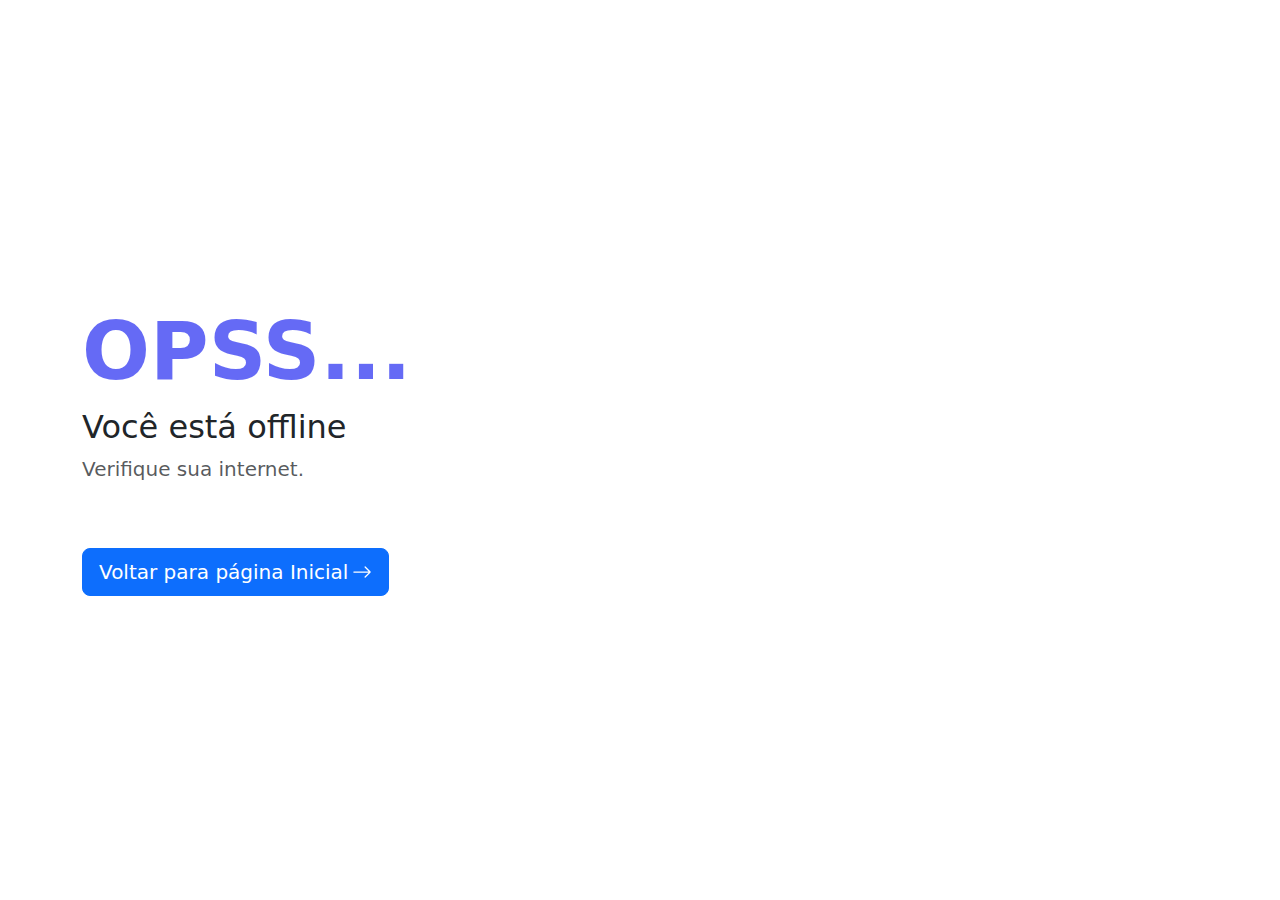
<file: offline.html>
<!DOCTYPE html>
<html data-bs-theme="auto" lang="pt-br">

<head>
    <meta charset="utf-8">
    <meta name="viewport" content="width=device-width, initial-scale=1.0, shrink-to-fit=no">
    <title>Portfolio - Marco Fernandes</title>
    <meta name="theme-color" content="#1A1A1A">
    <meta name="description"
        content="Explore meu trabalho como UX Designer, onde crio experiências incríveis para os usuários. Veja meus projetos, estudos de caso e paixão pelo design centrado no usuário.">
    <meta name="twitter:title" content="Portfolio - Marco Fernandes">
    <meta name="twitter:card" content="summary_large_image">
    <meta property="og:description"
        content="Explore meu trabalho como UX Designer, onde crio experiências incríveis para os usuários. Veja meus projetos, estudos de caso e paixão pelo design centrado no usuário.">
    <meta property="og:image"
        content="assets/img/favicons/Favicon-Android-splash-screen-512x512.png?h=17ea0e25e695905f65c3596e670bdb70">
    <meta property="og:type" content="website">
    <meta property="og:title" content="Portfolio - Marco Fernandes">
    <meta name="twitter:image"
        content="assets/img/favicons/Favicon-Android-splash-screen-512x512.png?h=17ea0e25e695905f65c3596e670bdb70">
    <meta name="twitter:description"
        content="Explore meu trabalho como UX Designer, onde crio experiências incríveis para os usuários. Veja meus projetos, estudos de caso e paixão pelo design centrado no usuário.">
    <script>!function () { const e = () => localStorage.getItem("theme"), t = document.documentElement.getAttribute("data-bss-forced-theme"), a = () => { if (t) return t; const a = e(); if (a) return a; const r = document.documentElement.getAttribute("data-bs-theme"); return r || (window.matchMedia("(prefers-color-scheme: dark)").matches ? "dark" : "light") }, r = e => { "auto" === e && window.matchMedia("(prefers-color-scheme: dark)").matches ? document.documentElement.setAttribute("data-bs-theme", "dark") : document.documentElement.setAttribute("data-bs-theme", e) }; r(a()); const c = (e, t = !1) => { const a = [].slice.call(document.querySelectorAll(".theme-switcher")); if (a.length) { document.querySelectorAll("[data-bs-theme-value]").forEach((e => { e.classList.remove("active"), e.setAttribute("aria-pressed", "false") })); for (const t of a) { const a = t.querySelector('[data-bs-theme-value="' + e + '"]'); a && (a.classList.add("active"), a.setAttribute("aria-pressed", "true")) } } }; window.matchMedia("(prefers-color-scheme: dark)").addEventListener("change", (() => { const t = e(); "light" !== t && "dark" !== t && r(a()) })), window.addEventListener("DOMContentLoaded", (() => { c(a()), document.querySelectorAll("[data-bs-theme-value]").forEach((e => { e.addEventListener("click", (t => { t.preventDefault(); const a = e.getAttribute("data-bs-theme-value"); (e => { localStorage.setItem("theme", e) })(a), r(a), c(a) })) })) })) }();</script>
    <link rel="apple-touch-icon" type="image/png" sizes="180x180"
        href="assets/img/favicons/Favicon-ios-home-scren-180x180.png?h=17ea0e25e695905f65c3596e670bdb70">
    <link rel="icon" type="image/png" sizes="16x16"
        href="assets/img/favicons/Favicon-16x16.png?h=0a3d4b45ae55040c688a2fd1cf658c03">
    <link rel="icon" type="image/png" sizes="16x16"
        href="assets/img/favicons/Favicon-dark-16x16.png?h=17ea0e25e695905f65c3596e670bdb70"
        media="(prefers-color-scheme: dark)">
    <link rel="icon" type="image/png" sizes="32x32"
        href="assets/img/favicons/Favicon-32x32.png?h=17ea0e25e695905f65c3596e670bdb70">
    <link rel="icon" type="image/png" sizes="32x32"
        href="assets/img/favicons/Favicon-dark-32x32.png?h=17ea0e25e695905f65c3596e670bdb70"
        media="(prefers-color-scheme: dark)">
    <link rel="icon" type="image/png" sizes="180x180"
        href="assets/img/favicons/Favicon-ios-home-scren-180x180.png?h=17ea0e25e695905f65c3596e670bdb70">
    <link rel="icon" type="image/png" sizes="192x192"
        href="assets/img/favicons/Favicon-Android-home-screen-192x192.png?h=17ea0e25e695905f65c3596e670bdb70">
    <link rel="icon" type="image/png" sizes="512x512"
        href="assets/img/favicons/Favicon-Android-splash-screen-512x512.png?h=17ea0e25e695905f65c3596e670bdb70">
    <link rel="stylesheet" href="assets/bootstrap/css/bootstrap.min.css?h=530d5e8690ae4adcb14a091296ff6c34">
    <link rel="manifest" href="manifest.json?h=01603ecf2d263951ea85cdc6a95f5137" crossorigin="use-credentials">
    <link rel="stylesheet" href="https://fonts.googleapis.com/css?family=Archivo:400,700&amp;display=swap">
    <link rel="stylesheet" href="assets/css/styles.min.css?h=ba9b7bd74ece7209a3be7c1b88aae60a">
</head>

<body>
    <main>
        <div class="container d-flex justify-content-center align-items-center vh-100">
            <div class="row vw-100">
                <div class="col d-flex flex-column justify-content-center ps-xxl-9">
                    <h1 class="display-1 fw-bold text-gradient">OPSS...</h1>
                    <h2>Você está offline</h2>
                    <p class="lead text-body text-opacity-75">Verifique sua internet.</p>
                    <div
                        class="d-grid d-sm-flex justify-content-sm-center justify-content-md-start gap-5 mt-5 c-ation-button">
                        <a class="btn btn-primary btn-lg me-md-3" role="button" href="index.html">Voltar para página
                            Inicial<span class="ps-1"><svg xmlns="http://www.w3.org/2000/svg" width="1em" height="1em"
                                    fill="currentColor" viewBox="0 0 16 16" class="bi bi-arrow-right">
                                    <path fill-rule="evenodd"
                                        d="M1 8a.5.5 0 0 1 .5-.5h11.793l-3.147-3.146a.5.5 0 0 1 .708-.708l4 4a.5.5 0 0 1 0 .708l-4 4a.5.5 0 0 1-.708-.708L13.293 8.5H1.5A.5.5 0 0 1 1 8">
                                    </path>
                                </svg></span></a>
                    </div>
                </div>
            </div>
        </div>
    </main>
    <script src="assets/bootstrap/js/bootstrap.min.js?h=374d178d651fa0eaf680a1fa7b40c788"></script>
    <script src="assets/js/script.min.js?h=cb37de915dd91cafd8cf69a112949ff2"></script>
</body>

</html>
</file>
<file: assets/css/styles.min.css>
@font-face{font-family:Archivo;src:url(../../assets/fonts/Archivo-de75ecbcf9522b1dee55451f14722c77.woff2?h=b727a3734a224d82f9301a1786874e91) format('woff2');font-weight:400;font-style:normal;font-display:swap;unicode-range:U+0102-0103,U+0110-0111,U+0128-0129,U+0168-0169,U+01A0-01A1,U+01AF-01B0,U+0300-0301,U+0303-0304,U+0308-0309,U+0323,U+0329,U+1EA0-1EF9,U+20AB}@font-face{font-family:Archivo;src:url(../../assets/fonts/Archivo-fb05c4e046206a19054ab1c1a38fb62c.woff2?h=b727a3734a224d82f9301a1786874e91) format('woff2');font-weight:400;font-style:normal;font-display:swap;unicode-range:U+0100-02AF,U+0304,U+0308,U+0329,U+1E00-1E9F,U+1EF2-1EFF,U+2020,U+20A0-20AB,U+20AD-20C0,U+2113,U+2C60-2C7F,U+A720-A7FF}@font-face{font-family:Archivo;src:url(../../assets/fonts/Archivo-ed021601bfa3904b60dde5e2b70b8f0c.woff2?h=b727a3734a224d82f9301a1786874e91) format('woff2');font-weight:400;font-style:normal;font-display:swap;unicode-range:U+0000-00FF,U+0131,U+0152-0153,U+02BB-02BC,U+02C6,U+02DA,U+02DC,U+0304,U+0308,U+0329,U+2000-206F,U+2074,U+20AC,U+2122,U+2191,U+2193,U+2212,U+2215,U+FEFF,U+FFFD}@font-face{font-family:Archivo;src:url(../../assets/fonts/Archivo-de75ecbcf9522b1dee55451f14722c77.woff2?h=b727a3734a224d82f9301a1786874e91) format('woff2');font-weight:700;font-style:normal;font-display:swap;unicode-range:U+0102-0103,U+0110-0111,U+0128-0129,U+0168-0169,U+01A0-01A1,U+01AF-01B0,U+0300-0301,U+0303-0304,U+0308-0309,U+0323,U+0329,U+1EA0-1EF9,U+20AB}@font-face{font-family:Archivo;src:url(../../assets/fonts/Archivo-fb05c4e046206a19054ab1c1a38fb62c.woff2?h=b727a3734a224d82f9301a1786874e91) format('woff2');font-weight:700;font-style:normal;font-display:swap;unicode-range:U+0100-02AF,U+0304,U+0308,U+0329,U+1E00-1E9F,U+1EF2-1EFF,U+2020,U+20A0-20AB,U+20AD-20C0,U+2113,U+2C60-2C7F,U+A720-A7FF}@font-face{font-family:Archivo;src:url(../../assets/fonts/Archivo-ed021601bfa3904b60dde5e2b70b8f0c.woff2?h=b727a3734a224d82f9301a1786874e91) format('woff2');font-weight:700;font-style:normal;font-display:swap;unicode-range:U+0000-00FF,U+0131,U+0152-0153,U+02BB-02BC,U+02C6,U+02DA,U+02DC,U+0304,U+0308,U+0329,U+2000-206F,U+2074,U+20AC,U+2122,U+2191,U+2193,U+2212,U+2215,U+FEFF,U+FFFD}:root,[data-bs-theme=light]{--bs-gradient:linear-gradient(90deg, #656AF5 30%, #43e7ad 100%)}.l-article{font-size:1.25rem;line-height:185%}.c-depoimentos .card{min-height:20rem}.c-arrow-banner{position:absolute;top:22px;right:347px;transform:rotate(-26deg)}.c-arrow-banner svg{color:var(--bs-gradient)}@media (width <= 575px){.nav-item a{padding-left:0}}#btn-to-top{position:fixed;bottom:20px;right:20px;display:none}.c-badge-scroll{scroll-snap-type:x mandatory;overflow-x:auto;white-space:nowrap;height:100%}.c-badge-scroll::-webkit-scrollbar{height:.5rem}.c-badge-scroll::-webkit-scrollbar-track{border-radius:1rem;background-color:var(--bs-gray-200)}.c-badge-scroll::-webkit-scrollbar-thumb{background-color:var(--bs-gray-500);border-radius:1rem}@media (width >= 575){.c-hero{padding:5rem 0}.c-hero__image{padding:8rem 0 1.5rem}}.text-gradient{-webkit-text-fill-color:transparent;text-fill-color:transparent;-webkit-background-clip:text;background-clip:text;background-image:var(--bs-gradient)}.c-img-animation{animation:1ms ease-in-out reveal;animation-timeline:view();animation-range:entry 0% cover 50%}@keyframes reveal{from{opacity:0;clip-path:inset(45% 20% 45% 20%)}to{opacity:1;clip-path:inset(0% 0% 0% 0%)}}.image-poligon{clip-path:polygon(0% 0%,100% 0,100% 94%,50% 100%,0 94%)}.image-poligon img{mask-image:linear-gradient(to top,#000 50%,rgba(0,0,0,0.0014) 90%)}.custom-caption img{padding:1rem;background-color:var(--bs-body-bg)}.imagem-ampliavel{transition:transform .3s;position:relative}.imagem-ampliavel:hover{cursor:zoom-in}.imagem-ampliavel .btn-fechar{position:absolute;top:.5rem;right:.5rem;display:none}.imagem-ampliavel.ampliada:hover{cursor:pointer}.imagem-ampliavel.ampliada .btn-fechar{display:block}.cursor-efect{width:10.75rem;animation:2s steps(22) cursor-efect,.5s step-end infinite alternate blink;white-space:nowrap;overflow:hidden;border-right:.15rem solid}@keyframes cursor-efect{from{width:0}}@keyframes blink{50%{border-color:transparent}}.c-indicator{animation:1ms ease-in-out scroll;animation-timeline:scroll();width:100%;height:.25rem;background-image:var(--bs-gradient);transform-origin:left;inset:0;position:fixed;z-index:9999}@keyframes scroll{from{scale:0 1}to{scale:1 1}}.bi{display:inline-block;vertical-align:-.125em;fill:currentcolor}.btn:hover .bi-arrow-right{transition:transform .2s ease-in-out;transform:var(--bs-icon-link-transform,translate3d(.25em,0,0))}.bs-icon{--bs-icon-size:.75rem;display:flex;justify-content:center;align-items:center;font-size:var(--bs-icon-size);width:calc(var(--bs-icon-size) * 1);height:calc(var(--bs-icon-size) * 1)}.bs-icon-xs{--bs-size:1rem;width:calc(var(--bs-icon-size) * 1.5);height:calc(var(--bs-icon-size) * 1.5)}.bs-icon-sm{--bs-icon-size:1rem}.bs-icon-md{--bs-icon-size:1.5rem}.bs-icon-lg{--bs-icon-size:3rem}.bs-icon-xl{--bs-icon-size:4rem}.bs-icon.bs-icon-primary{color:var(--bs-primary)}.bs-icon.bs-icon.bs-icon-primary-light{color:var(--bs-primary);background:rgba(var(--bs-primary-rgb),.2)}.bs-icon.bs-icon.bs-icon-semi-white{color:var(--bs-primary);background:rgba(255,255,255,.5)}.bs-icon.bs-icon.bs-icon-rounded{border-radius:.5rem}.bs-icon.bs-icon.bs-icon-circle{border-radius:50%}.c-card img{max-height:200px}
</file>
